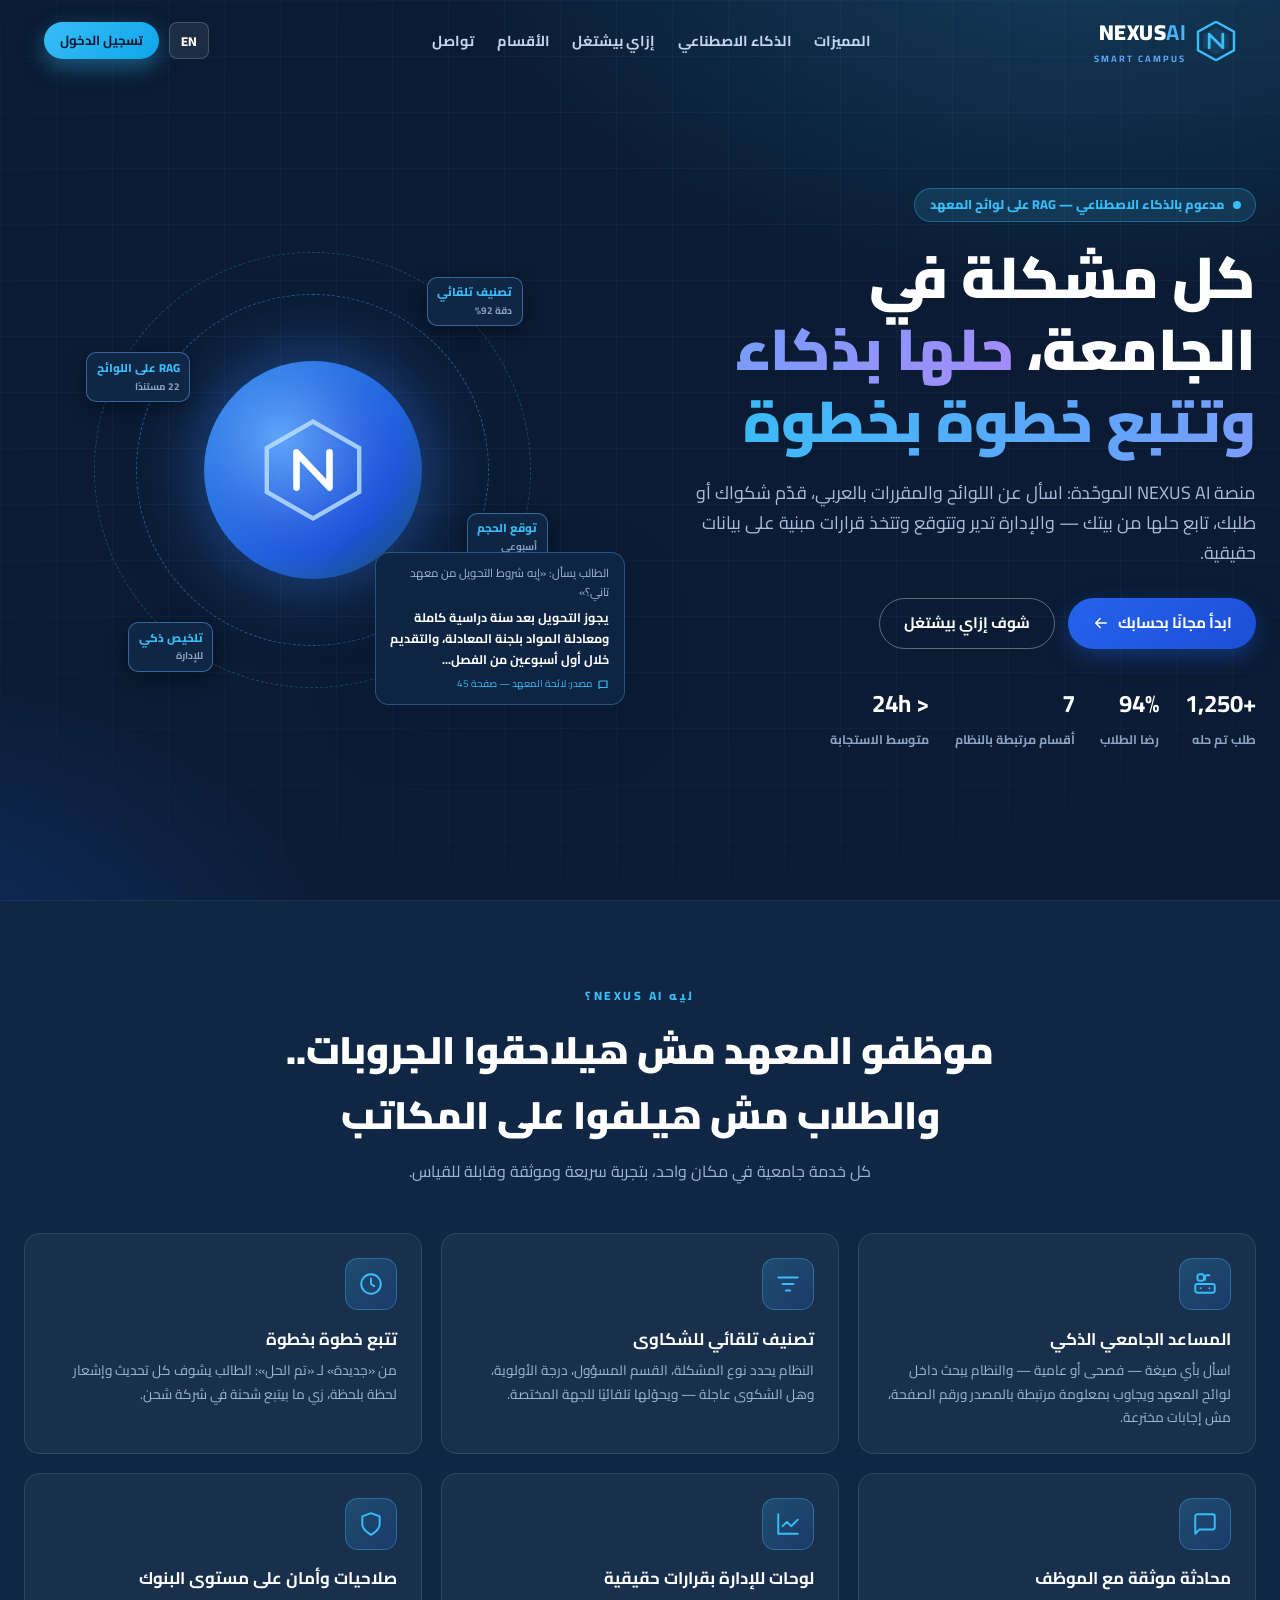
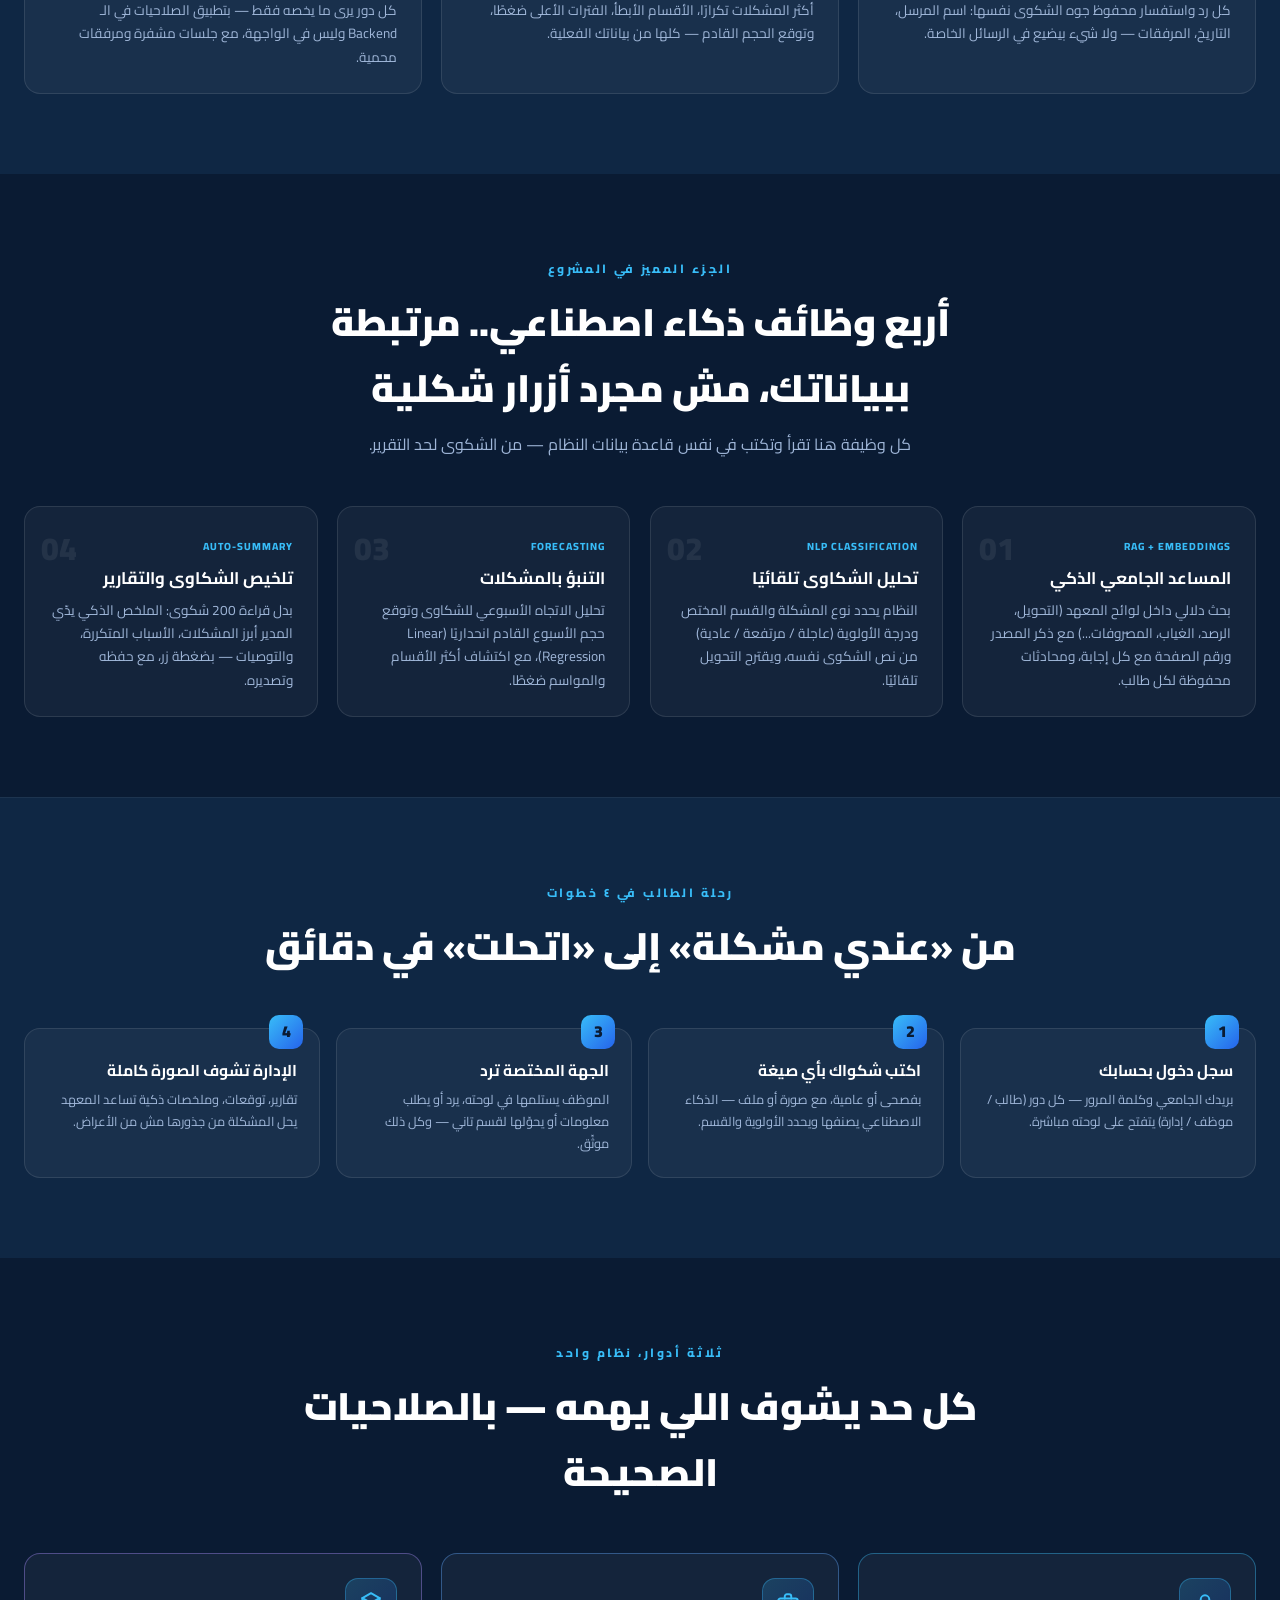
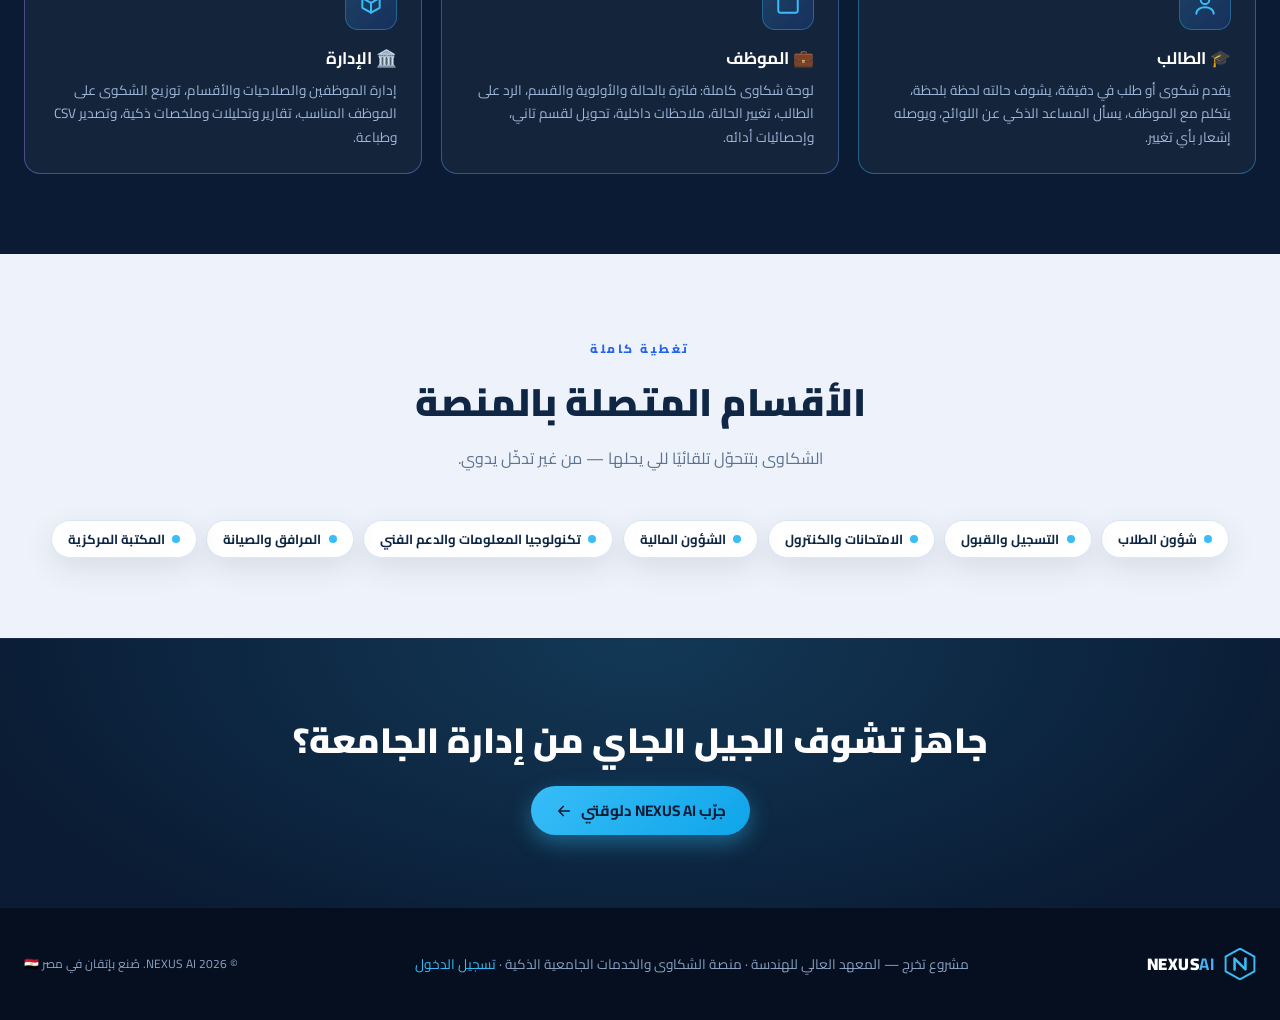
<file: docs/index.html>
<!DOCTYPE html>
<html lang="ar" dir="rtl" class="rtl">
<head>
<script>window.NEXUS_STATIC = true;</script>
<script>window.addEventListener('pageshow',function(e){if(e.persisted)window.location.reload()})</script>
<meta charset="UTF-8">
<meta name="viewport" content="width=device-width, initial-scale=1.0">
<meta name="description" content="NEXUS AI — المنصة الجامعية الذكية: اسأل عن اللوائح بالعربية، قدّم شكواك، تابع حلها خطوة خطوة، والإدارة تدير وتتوقع بالمساعد الذكي المدعوم بـ RAG.">
<title>NEXUS AI | المنصة الجامعية الذكية للشكاوى والخدمات</title>
<link rel="icon" href="data:image/svg+xml,<svg xmlns='http://www.w3.org/2000/svg' viewBox='0 0 100 100'><polygon points='50,2 95,27 95,73 50,98 5,73 5,27' fill='%230A1B33'/><polygon points='50,10 87,31 87,69 50,90 13,69 13,31' fill='none' stroke='%2338BDF8' stroke-width='5'/><path d='M32 68 V32 L68 68 V32' stroke='%2338BDF8' stroke-width='7' fill='none' stroke-linecap='round' stroke-linejoin='round'/></svg>">
<link rel="preconnect" href="https://fonts.googleapis.com">
<link rel="preconnect" href="https://fonts.gstatic.com" crossorigin>
<link href="https://fonts.googleapis.com/css2?family=Cairo:wght@400;600;700;800;900&family=Tajawal:wght@400;500;700;800;900&display=swap" rel="stylesheet">
<link rel="stylesheet" href="css/nexus.v7.css">
</head>
<body class="landing">

<!-- ══════════ NAV ══════════ -->
<header class="nav" id="topNav">
  <div class="nav-inner">
    <a class="logo" href="index.html" aria-label="NEXUS AI">
      <svg class="logo-mark" viewBox="0 0 100 100" aria-hidden="true"><polygon points="50,2 95,27 95,73 50,98 5,73 5,27" fill="none" stroke="#38BDF8" stroke-width="6"/><polygon points="50,16 82,34 82,66 50,84 18,66 18,34" fill="rgba(56,189,248,.12)"/><path d="M33 67 V33 L67 67 V33" stroke="#38BDF8" stroke-width="7" fill="none" stroke-linecap="round" stroke-linejoin="round"/></svg>
      <span class="logo-text">NEXUS<b>AI</b><small>SMART CAMPUS</small></span>
    </a>
    <ul class="nav-links">
      <li><a href="#features" data-i18n="nav_features">المميزات</a></li>
      <li><a href="#ai" data-i18n="nav_ai">الذكاء الاصطناعي</a></li>
      <li><a href="#how" data-i18n="nav_how">إزاي بيشتغل</a></li>
      <li><a href="#departments" data-i18n="nav_depts">الأقسام</a></li>
      <li><a href="#contact" data-i18n="nav_contact">تواصل</a></li>
    </ul>
    <div class="nav-cta">
      <button class="lang-toggle" id="langToggle">EN</button>
      <a class="btn btn-cyan btn-sm" href="login.html" data-i18n="nav_login">تسجيل الدخول</a>
      <button class="burger" id="burger" aria-label="القائمة"><svg width="26" height="26" viewBox="0 0 24 24" fill="none" stroke="currentColor" stroke-width="2"><path d="M4 7h16M4 12h16M4 17h16"/></svg></button>
    </div>
  </div>
  <div class="mobile-menu" id="mobileMenu">
    <a href="#features">المميزات</a><a href="#ai">الذكاء الاصطناعي</a><a href="#how">إزاي بيشتغل</a><a href="#departments">الأقسام</a><a href="#contact">تواصل</a><a href="login.html">تسجيل الدخول ←</a>
  </div>
</header>

<!-- ══════════ HERO ══════════ -->
<section class="hero">
  <div class="hero-grid" aria-hidden="true"></div>
  <div class="hero-inner">
    <div>
      <span class="chip"><span class="dot"></span> <span data-i18n="hero_chip">مدعوم بالذكاء الاصطناعي — RAG على لوائح المعهد</span></span>
      <h1 data-i18n="hero_title">كل مشكلة في الجامعة، <span class="grad">حلها بذكاء وتتبع خطوة بخطوة</span></h1>
      <p class="lead" data-i18n="hero_lead">منصة NEXUS AI الموحّدة: اسأل عن اللوائح والمقررات بالعربي، قدّم شكواك أو طلبك، تابع حلها من بيتك — والإدارة تدير وتتوقع وتتخذ قرارات مبنية على بيانات حقيقية.</p>
      <div class="hero-actions">
        <a href="login.html" class="btn btn-primary" data-i18n="hero_cta1">ابدأ مجانًا بحسابك
          <svg viewBox="0 0 24 24" fill="none" stroke="currentColor" stroke-width="2" stroke-linecap="round" stroke-linejoin="round"><path d="M19 12H5m6 6-6-6 6-6"/></svg></a>
        <a href="#how" class="btn btn-ghost" data-i18n="hero_cta2">شوف إزاي بيشتغل</a>
      </div>
      <div class="hero-stats">
        <div class="hstat"><b>+1,250</b><span data-i18n="stat1">طلب تم حله</span></div>
        <div class="hstat"><b>94%</b><span data-i18n="stat2">رضا الطلاب</span></div>
        <div class="hstat"><b>7</b><span data-i18n="stat3">أقسام مرتبطة بالنظام</span></div>
        <div class="hstat"><b>&lt; 24h</b><span data-i18n="stat4">متوسط الاستجابة</span></div>
      </div>
    </div>

    <div class="hero-visual" aria-hidden="true">
      <div class="ai-orb">
        <div class="orb-ring"></div>
        <div class="orb-ring r2"></div>
        <div class="orb-core">
          <svg width="110" height="110" viewBox="0 0 100 100"><polygon points="50,6 92,30 92,70 50,94 8,70 8,30" fill="none" stroke="#BFE3FF" stroke-width="4" opacity=".8"/><path d="M35 66 V34 L65 66 V34" stroke="#fff" stroke-width="6" fill="none" stroke-linecap="round" stroke-linejoin="round"/></svg>
        </div>
        <div class="orb-node" style="top:4%;inset-inline-start:0">تصنيف تلقائي<small>دقة 92%</small></div>
        <div class="orb-node" style="top:22%;inset-inline-end:-4%;animation-delay:.8s">RAG على اللوائح<small>22 مستندًا</small></div>
        <div class="orb-node" style="bottom:28%;inset-inline-start:-6%;animation-delay:1.6s">توقع الحجم<small>أسبوعي</small></div>
        <div class="orb-node" style="bottom:2%;inset-inline-end:6%;animation-delay:2.4s">تلخيص ذكي<small>للإدارة</small></div>
      </div>
      <div class="chat-float">
        <div class="q">الطالب يسأل: «إيه شروط التحويل من معهد تاني؟»</div>
        <div class="a">يجوز التحويل بعد سنة دراسية كاملة ومعادلة المواد بلجنة المعادلة، والتقديم خلال أول أسبوعين من الفصل...</div>
        <div class="src"><svg width="12" height="12" viewBox="0 0 24 24" fill="none" stroke="currentColor" stroke-width="2.4"><path d="M4 19.5A2.5 2.5 0 0 1 6.5 17H20V4H6.5A2.5 2.5 0 0 0 4 6.5v13z"/></svg> مصدر: لائحة المعهد — صفحة 45</div>
      </div>
    </div>
  </div>
</section>

<!-- ══════════ FEATURES ══════════ -->
<section class="section" id="features" style="background:var(--navy-800);border-top:1px solid rgba(255,255,255,.06)">
  <div class="container">
    <div class="section-head">
      <span class="kicker">ليه NEXUS AI؟</span>
      <h2>موظفو المعهد مش هيلاحقوا الجروبات.. والطلاب مش هيلفوا على المكاتب</h2>
      <p>كل خدمة جامعية في مكان واحد، بتجربة سريعة وموثقة وقابلة للقياس.</p>
    </div>
    <div class="grid-3">
      <div class="feature-card">
        <div class="f-icon"><svg viewBox="0 0 24 24" fill="none" stroke-width="1.8" stroke-linecap="round" stroke-linejoin="round"><path d="M12 8V6a2 2 0 0 1 2-2h2"/><path d="M9 3a2 2 0 0 1 2 2v2a2 2 0 0 1-2 2H7a2 2 0 0 1-2-2V5a2 2 0 0 1 2-2h2z"/><rect x="3" y="12" width="18" height="8" rx="2"/><path d="M8 16h.01M16 16h.01"/></svg></div>
        <h3>المساعد الجامعي الذكي</h3>
        <p>اسأل بأي صيغة — فصحى أو عامية — والنظام يبحث داخل لوائح المعهد ويجاوب بمعلومة مرتبطة بالمصدر ورقم الصفحة، مش إجابات مخترعة.</p>
      </div>
      <div class="feature-card">
        <div class="f-icon"><svg viewBox="0 0 24 24" fill="none" stroke-width="1.8" stroke-linecap="round" stroke-linejoin="round"><path d="M3 6h18M7 12h10M10 18h4"/></svg></div>
        <h3>تصنيف تلقائي للشكاوى</h3>
        <p>النظام يحدد نوع المشكلة، القسم المسؤول، درجة الأولوية، وهل الشكوى عاجلة — ويحوّلها تلقائيًا للجهة المختصة.</p>
      </div>
      <div class="feature-card">
        <div class="f-icon"><svg viewBox="0 0 24 24" fill="none" stroke-width="1.8" stroke-linecap="round" stroke-linejoin="round"><circle cx="12" cy="12" r="9"/><path d="M12 7v5l3 2"/></svg></div>
        <h3>تتبع خطوة بخطوة</h3>
        <p>من «جديدة» لـ «تم الحل»: الطالب يشوف كل تحديث وإشعار لحظة بلحظة، زي ما بيتبع شحنة في شركة شحن.</p>
      </div>
      <div class="feature-card">
        <div class="f-icon"><svg viewBox="0 0 24 24" fill="none" stroke-width="1.8" stroke-linecap="round" stroke-linejoin="round"><path d="M21 15a2 2 0 0 1-2 2H7l-4 4V5a2 2 0 0 1 2-2h14a2 2 0 0 1 2 2z"/></svg></div>
        <h3>محادثة موثقة مع الموظف</h3>
        <p>كل رد واستفسار محفوظ جوه الشكوى نفسها: اسم المرسل، التاريخ، المرفقات — ولا شيء بيضيع في الرسائل الخاصة.</p>
      </div>
      <div class="feature-card">
        <div class="f-icon"><svg viewBox="0 0 24 24" fill="none" stroke-width="1.8" stroke-linecap="round" stroke-linejoin="round"><path d="M3 3v18h18"/><path d="m7 14 4-4 4 4 6-6"/></svg></div>
        <h3>لوحات للإدارة بقرارات حقيقية</h3>
        <p>أكثر المشكلات تكرارًا، الأقسام الأبطأ، الفترات الأعلى ضغطًا، وتوقع الحجم القادم — كلها من بياناتك الفعلية.</p>
      </div>
      <div class="feature-card">
        <div class="f-icon"><svg viewBox="0 0 24 24" fill="none" stroke-width="1.8" stroke-linecap="round" stroke-linejoin="round"><path d="M12 22s8-4 8-10V5l-8-3-8 3v7c0 6 8 10 8 10z"/></svg></div>
        <h3>صلاحيات وأمان على مستوى البنوك</h3>
        <p>كل دور يرى ما يخصه فقط — بتطبيق الصلاحيات في الـ Backend وليس في الواجهة، مع جلسات مشفرة ومرفقات محمية.</p>
      </div>
    </div>
  </div>
</section>

<!-- ══════════ AI ══════════ -->
<section class="section" id="ai" style="background:var(--navy-900)">
  <div class="container">
    <div class="section-head">
      <span class="kicker">الجزء المميز في المشروع</span>
      <h2>أربع وظائف ذكاء اصطناعي.. مرتبطة ببياناتك، مش مجرد أزرار شكلية</h2>
      <p>كل وظيفة هنا تقرأ وتكتب في نفس قاعدة بيانات النظام — من الشكوى لحد التقرير.</p>
    </div>
    <div class="grid-4">
      <div class="feature-card ai-card"><span class="ai-num">01</span>
        <span class="tag">RAG + EMBEDDINGS</span>
        <h3 style="margin-top:.4rem">المساعد الجامعي الذكي</h3>
        <p>بحث دلالي داخل لوائح المعهد (التحويل، الرصد، الغياب، المصروفات...) مع ذكر المصدر ورقم الصفحة مع كل إجابة، ومحادثات محفوظة لكل طالب.</p>
      </div>
      <div class="feature-card ai-card"><span class="ai-num">02</span>
        <span class="tag">NLP CLASSIFICATION</span>
        <h3 style="margin-top:.4rem">تحليل الشكاوى تلقائيًا</h3>
        <p>النظام يحدد نوع المشكلة والقسم المختص ودرجة الأولوية (عاجلة / مرتفعة / عادية) من نص الشكوى نفسه، ويقترح التحويل تلقائيًا.</p>
      </div>
      <div class="feature-card ai-card"><span class="ai-num">03</span>
        <span class="tag">FORECASTING</span>
        <h3 style="margin-top:.4rem">التنبؤ بالمشكلات</h3>
        <p>تحليل الاتجاه الأسبوعي للشكاوى وتوقع حجم الأسبوع القادم انحداريًا (Linear Regression)، مع اكتشاف أكثر الأقسام والمواسم ضغطًا.</p>
      </div>
      <div class="feature-card ai-card"><span class="ai-num">04</span>
        <span class="tag">AUTO-SUMMARY</span>
        <h3 style="margin-top:.4rem">تلخيص الشكاوى والتقارير</h3>
        <p>بدل قراءة 200 شكوى: الملخص الذكي يدّي المدير أبرز المشكلات، الأسباب المتكررة، والتوصيات — بضغطة زر، مع حفظه وتصديره.</p>
      </div>
    </div>
  </div>
</section>

<!-- ══════════ HOW IT WORKS ══════════ -->
<section class="section" id="how" style="background:var(--navy-800);border-top:1px solid rgba(255,255,255,.06)">
  <div class="container">
    <div class="section-head">
      <span class="kicker">رحلة الطالب في ٤ خطوات</span>
      <h2>من «عندي مشكلة» إلى «اتحلت» في دقائق</h2>
    </div>
    <div class="how-steps">
      <div class="how-step"><h3>سجل دخول بحسابك</h3><p>بريدك الجامعي وكلمة المرور — كل دور (طالب / موظف / إدارة) يتفتح على لوحته مباشرة.</p></div>
      <div class="how-step"><h3>اكتب شكواك بأي صيغة</h3><p>بفصحى أو عامية، مع صورة أو ملف — الذكاء الاصطناعي يصنفها ويحدد الأولوية والقسم.</p></div>
      <div class="how-step"><h3>الجهة المختصة ترد</h3><p>الموظف يستلمها في لوحته، يرد أو يطلب معلومات أو يحوّلها لقسم تاني — وكل ذلك موثّق.</p></div>
      <div class="how-step"><h3>الإدارة تشوف الصورة كاملة</h3><p>تقارير، توقعات، وملخصات ذكية تساعد المعهد يحل المشكلة من جذورها مش من الأعراض.</p></div>
    </div>
  </div>
</section>

<!-- ══════════ AUDIENCE ══════════ -->
<section class="section" id="audience" style="background:var(--navy-900)">
  <div class="container">
    <div class="section-head">
      <span class="kicker">ثلاثة أدوار، نظام واحد</span>
      <h2>كل حد يشوف اللي يهمه — بالصلاحيات الصحيحة</h2>
    </div>
    <div class="grid-3">
      <div class="feature-card" style="border-color:rgba(56,189,248,.4)">
        <div class="f-icon"><svg viewBox="0 0 24 24" fill="none" stroke-width="1.8" stroke-linecap="round"><circle cx="12" cy="8" r="4"/><path d="M4 21c0-4 4-6 8-6s8 2 8 6"/></svg></div>
        <h3>🎓 الطالب</h3>
        <p>يقدم شكوى أو طلب في دقيقة، يشوف حالته لحظة بلحظة، يتكلم مع الموظف، يسأل المساعد الذكي عن اللوائح، ويوصله إشعار بأي تغيير.</p>
      </div>
      <div class="feature-card" style="border-color:rgba(96,165,250,.4)">
        <div class="f-icon"><svg viewBox="0 0 24 24" fill="none" stroke-width="1.8" stroke-linecap="round" stroke-linejoin="round"><rect x="3" y="7" width="18" height="13" rx="2"/><path d="M9 7V5a2 2 0 0 1 2-2h2a2 2 0 0 1 2 2v2"/></svg></div>
        <h3>💼 الموظف</h3>
        <p>لوحة شكاوى كاملة: فلترة بالحالة والأولوية والقسم، الرد على الطالب، تغيير الحالة، ملاحظات داخلية، تحويل لقسم تاني، وإحصائيات أدائه.</p>
      </div>
      <div class="feature-card" style="border-color:rgba(167,139,250,.4)">
        <div class="f-icon"><svg viewBox="0 0 24 24" fill="none" stroke-width="1.8" stroke-linecap="round" stroke-linejoin="round"><path d="M12 2l8 4.5v9L12 20l-8-4.5v-9L12 2z"/><path d="M12 11l8-4.5M12 11L4 6.5M12 11v9"/></svg></div>
        <h3>🏛️ الإدارة</h3>
        <p>إدارة الموظفين والصلاحيات والأقسام، توزيع الشكوى على الموظف المناسب، تقارير وتحليلات وملخصات ذكية، وتصدير CSV وطباعة.</p>
      </div>
    </div>
  </div>
</section>

<!-- ══════════ DEPARTMENTS ══════════ -->
<section class="section light-section" id="departments">
  <div class="container">
    <div class="section-head">
      <span class="kicker">تغطية كاملة</span>
      <h2>الأقسام المتصلة بالمنصة</h2>
      <p>الشكاوى بتتحوّل تلقائيًا للي يحلها — من غير تدخّل يدوي.</p>
    </div>
    <div class="dept-chips">
      <span class="dept-chip"><span></span>شؤون الطلاب</span>
      <span class="dept-chip"><span></span>التسجيل والقبول</span>
      <span class="dept-chip"><span></span>الامتحانات والكنترول</span>
      <span class="dept-chip"><span></span>الشؤون المالية</span>
      <span class="dept-chip"><span></span>تكنولوجيا المعلومات والدعم الفني</span>
      <span class="dept-chip"><span></span>المرافق والصيانة</span>
      <span class="dept-chip"><span></span>المكتبة المركزية</span>
    </div>
  </div>
</section>

<!-- ══════════ CTA ══════════ -->
<section class="cta-band" id="contact">
  <h2>جاهز تشوف الجيل الجاي من إدارة الجامعة؟</h2>
  <a href="login.html" class="btn btn-cyan">جرّب NEXUS AI دلوقتي
    <svg viewBox="0 0 24 24" fill="none" stroke="currentColor" stroke-width="2.2" stroke-linecap="round" stroke-linejoin="round"><path d="M19 12H5m6 6-6-6 6-6"/></svg></a>
</section>

<footer class="footer">
  <div class="footer-inner">
    <a class="logo" href="index.html" style="text-decoration:none">
      <svg class="logo-mark" viewBox="0 0 100 100" style="width:32px;height:32px"><polygon points="50,2 95,27 95,73 50,98 5,73 5,27" fill="none" stroke="#38BDF8" stroke-width="6"/><path d="M33 67 V33 L67 67 V33" stroke="#38BDF8" stroke-width="8" fill="none" stroke-linecap="round" stroke-linejoin="round"/></svg>
      <span class="logo-text" style="font-size:1.05rem">NEXUS<b>AI</b></span>
    </a>
    <p>مشروع تخرج — المعهد العالي للهندسة · منصة الشكاوى والخدمات الجامعية الذكية · <a href="login.html">تسجيل الدخول</a></p>
    <p style="font-size:.75rem">© 2026 NEXUS AI. صُنع بإتقان في مصر 🇪🇬</p>
  </div>
</footer>

<script src="js/local-backend.v7.js"></script>
<script src="js/common.v8.js"></script>
<script src="js/landing.v7.js"></script>
</body>
</html>
</file>
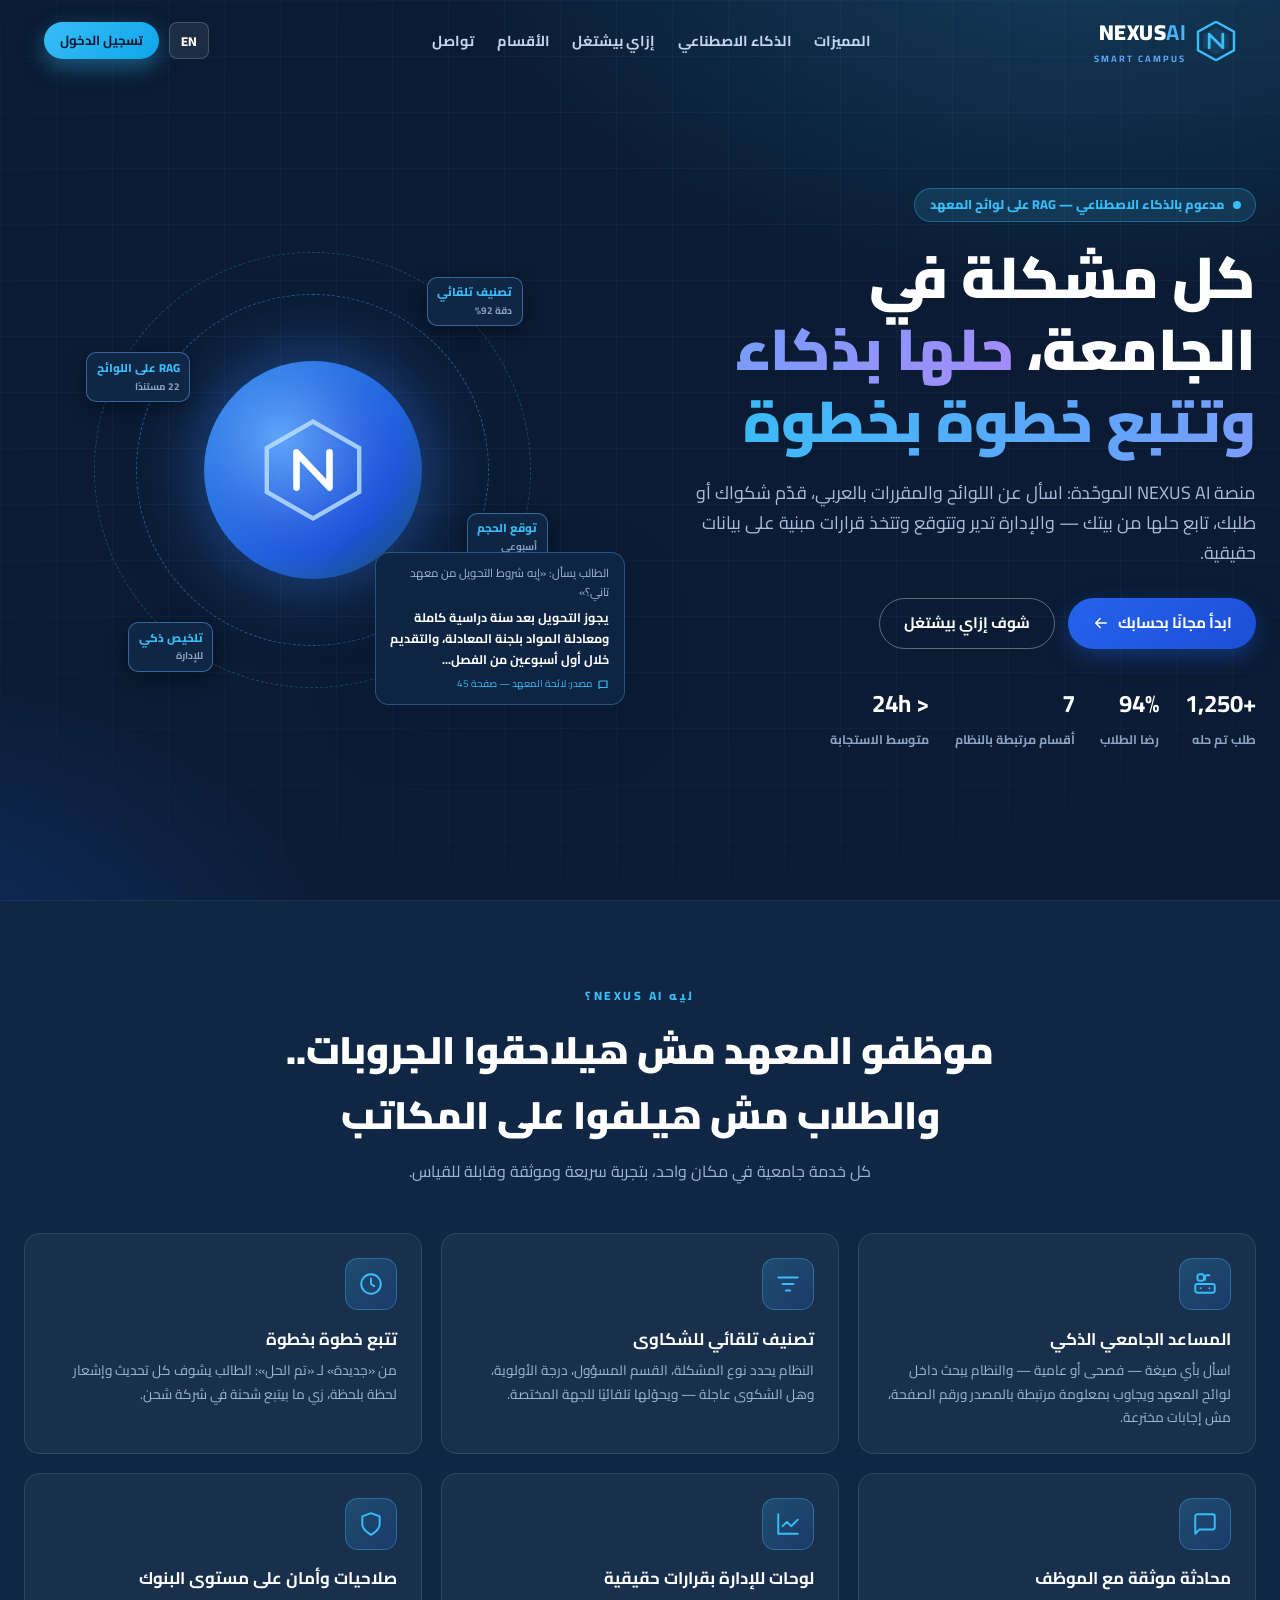
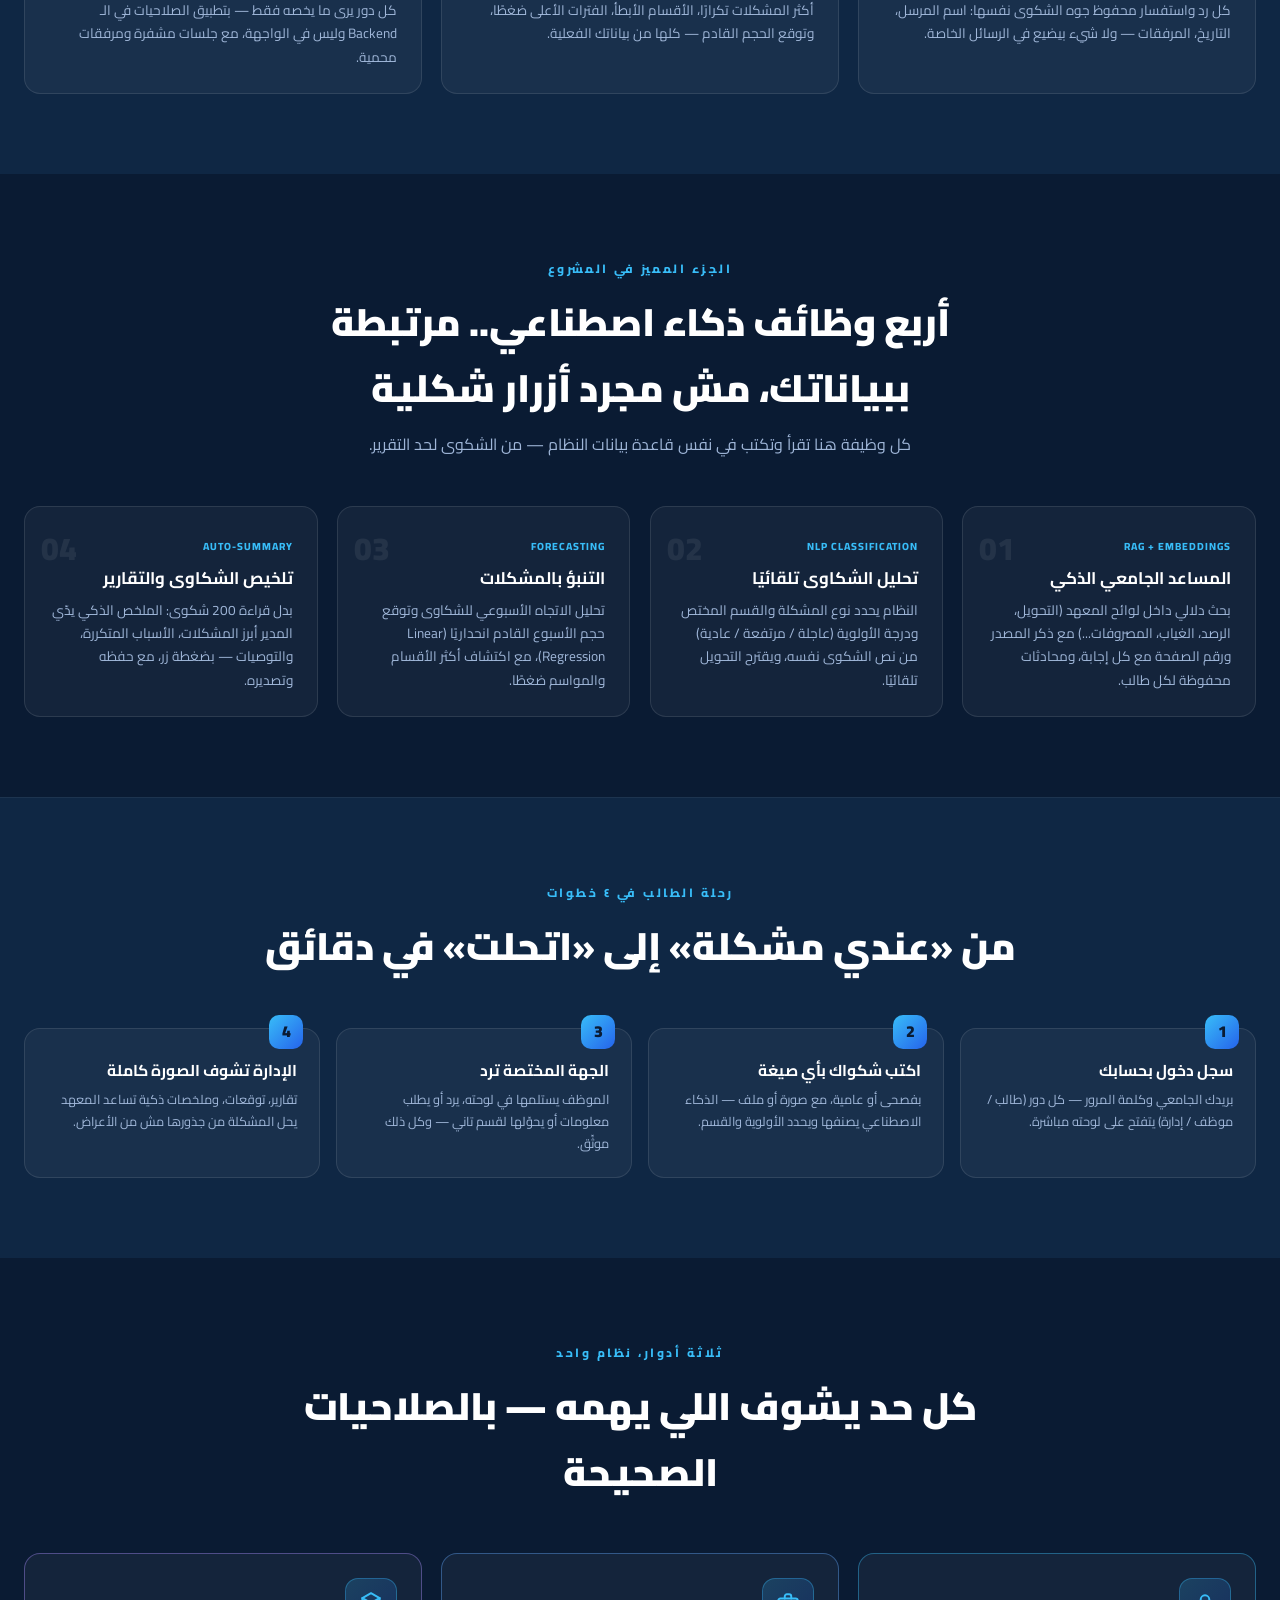
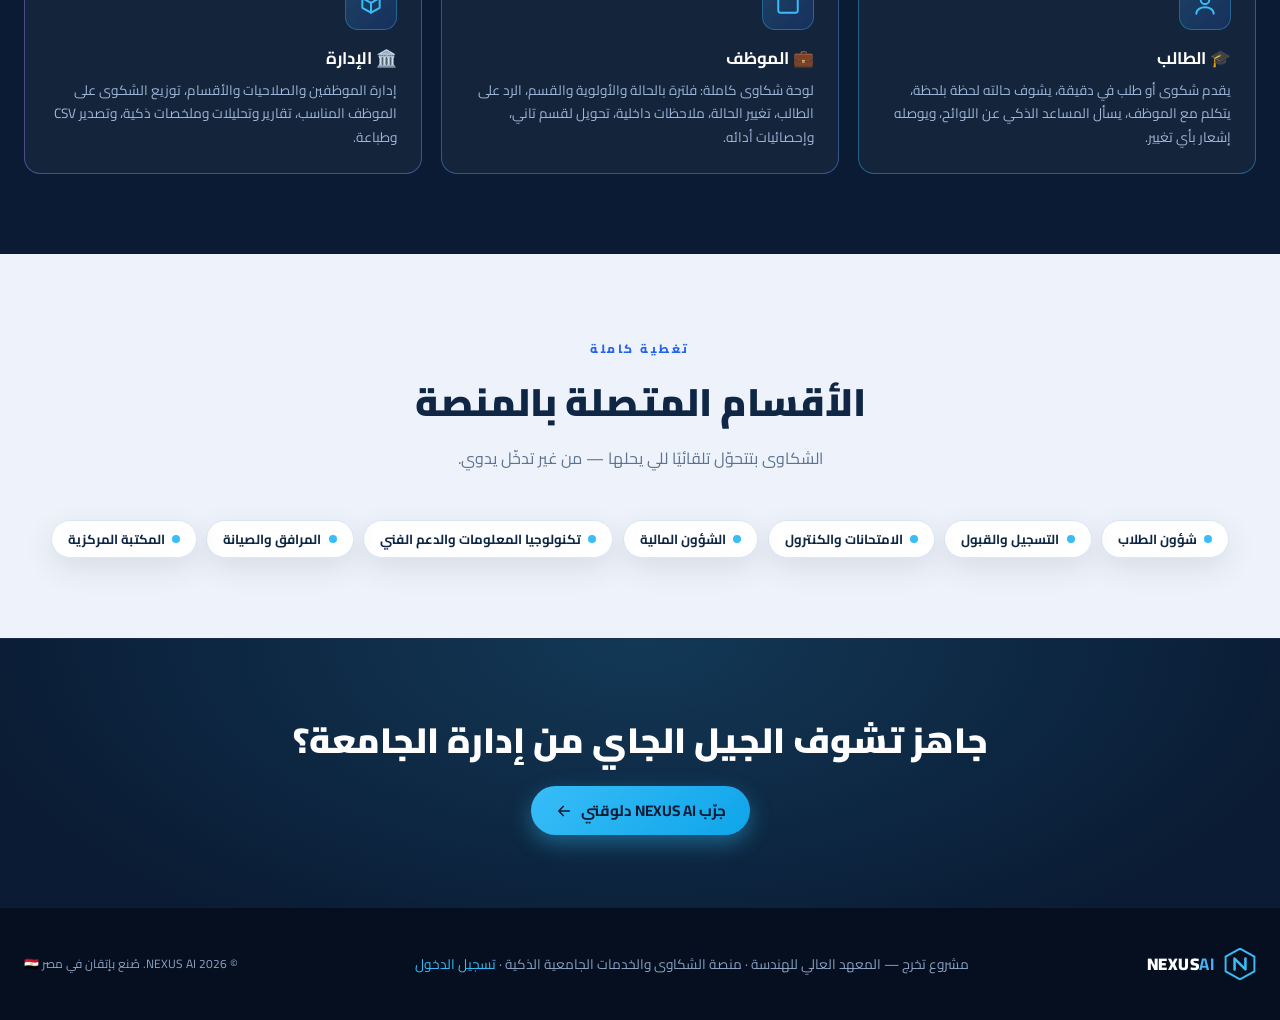
<file: public/index.html>
<!DOCTYPE html>
<html lang="ar" dir="rtl" class="rtl">
<head>
<script>window.addEventListener('pageshow',function(e){if(e.persisted)window.location.reload()})</script>
<meta charset="UTF-8">
<meta name="viewport" content="width=device-width, initial-scale=1.0">
<meta name="description" content="NEXUS AI — المنصة الجامعية الذكية: اسأل عن اللوائح بالعربية، قدّم شكواك، تابع حلها خطوة خطوة، والإدارة تدير وتتوقع بالمساعد الذكي المدعوم بـ RAG.">
<title>NEXUS AI | المنصة الجامعية الذكية للشكاوى والخدمات</title>
<link rel="icon" href="data:image/svg+xml,<svg xmlns='http://www.w3.org/2000/svg' viewBox='0 0 100 100'><polygon points='50,2 95,27 95,73 50,98 5,73 5,27' fill='%230A1B33'/><polygon points='50,10 87,31 87,69 50,90 13,69 13,31' fill='none' stroke='%2338BDF8' stroke-width='5'/><path d='M32 68 V32 L68 68 V32' stroke='%2338BDF8' stroke-width='7' fill='none' stroke-linecap='round' stroke-linejoin='round'/></svg>">
<link rel="preconnect" href="https://fonts.googleapis.com">
<link rel="preconnect" href="https://fonts.gstatic.com" crossorigin>
<link href="https://fonts.googleapis.com/css2?family=Cairo:wght@400;600;700;800;900&family=Tajawal:wght@400;500;700;800;900&display=swap" rel="stylesheet">
<link rel="stylesheet" href="css/nexus.v7.css">
</head>
<body class="landing">

<!-- ══════════ NAV ══════════ -->
<header class="nav" id="topNav">
  <div class="nav-inner">
    <a class="logo" href="index.html" aria-label="NEXUS AI">
      <svg class="logo-mark" viewBox="0 0 100 100" aria-hidden="true"><polygon points="50,2 95,27 95,73 50,98 5,73 5,27" fill="none" stroke="#38BDF8" stroke-width="6"/><polygon points="50,16 82,34 82,66 50,84 18,66 18,34" fill="rgba(56,189,248,.12)"/><path d="M33 67 V33 L67 67 V33" stroke="#38BDF8" stroke-width="7" fill="none" stroke-linecap="round" stroke-linejoin="round"/></svg>
      <span class="logo-text">NEXUS<b>AI</b><small>SMART CAMPUS</small></span>
    </a>
    <ul class="nav-links">
      <li><a href="#features" data-i18n="nav_features">المميزات</a></li>
      <li><a href="#ai" data-i18n="nav_ai">الذكاء الاصطناعي</a></li>
      <li><a href="#how" data-i18n="nav_how">إزاي بيشتغل</a></li>
      <li><a href="#departments" data-i18n="nav_depts">الأقسام</a></li>
      <li><a href="#contact" data-i18n="nav_contact">تواصل</a></li>
    </ul>
    <div class="nav-cta">
      <button class="lang-toggle" id="langToggle">EN</button>
      <a class="btn btn-cyan btn-sm" href="login.html" data-i18n="nav_login">تسجيل الدخول</a>
      <button class="burger" id="burger" aria-label="القائمة"><svg width="26" height="26" viewBox="0 0 24 24" fill="none" stroke="currentColor" stroke-width="2"><path d="M4 7h16M4 12h16M4 17h16"/></svg></button>
    </div>
  </div>
  <div class="mobile-menu" id="mobileMenu">
    <a href="#features">المميزات</a><a href="#ai">الذكاء الاصطناعي</a><a href="#how">إزاي بيشتغل</a><a href="#departments">الأقسام</a><a href="#contact">تواصل</a><a href="login.html">تسجيل الدخول ←</a>
  </div>
</header>

<!-- ══════════ HERO ══════════ -->
<section class="hero">
  <div class="hero-grid" aria-hidden="true"></div>
  <div class="hero-inner">
    <div>
      <span class="chip"><span class="dot"></span> <span data-i18n="hero_chip">مدعوم بالذكاء الاصطناعي — RAG على لوائح المعهد</span></span>
      <h1 data-i18n="hero_title">كل مشكلة في الجامعة، <span class="grad">حلها بذكاء وتتبع خطوة بخطوة</span></h1>
      <p class="lead" data-i18n="hero_lead">منصة NEXUS AI الموحّدة: اسأل عن اللوائح والمقررات بالعربي، قدّم شكواك أو طلبك، تابع حلها من بيتك — والإدارة تدير وتتوقع وتتخذ قرارات مبنية على بيانات حقيقية.</p>
      <div class="hero-actions">
        <a href="login.html" class="btn btn-primary" data-i18n="hero_cta1">ابدأ مجانًا بحسابك
          <svg viewBox="0 0 24 24" fill="none" stroke="currentColor" stroke-width="2" stroke-linecap="round" stroke-linejoin="round"><path d="M19 12H5m6 6-6-6 6-6"/></svg></a>
        <a href="#how" class="btn btn-ghost" data-i18n="hero_cta2">شوف إزاي بيشتغل</a>
      </div>
      <div class="hero-stats">
        <div class="hstat"><b>+1,250</b><span data-i18n="stat1">طلب تم حله</span></div>
        <div class="hstat"><b>94%</b><span data-i18n="stat2">رضا الطلاب</span></div>
        <div class="hstat"><b>7</b><span data-i18n="stat3">أقسام مرتبطة بالنظام</span></div>
        <div class="hstat"><b>&lt; 24h</b><span data-i18n="stat4">متوسط الاستجابة</span></div>
      </div>
    </div>

    <div class="hero-visual" aria-hidden="true">
      <div class="ai-orb">
        <div class="orb-ring"></div>
        <div class="orb-ring r2"></div>
        <div class="orb-core">
          <svg width="110" height="110" viewBox="0 0 100 100"><polygon points="50,6 92,30 92,70 50,94 8,70 8,30" fill="none" stroke="#BFE3FF" stroke-width="4" opacity=".8"/><path d="M35 66 V34 L65 66 V34" stroke="#fff" stroke-width="6" fill="none" stroke-linecap="round" stroke-linejoin="round"/></svg>
        </div>
        <div class="orb-node" style="top:4%;inset-inline-start:0">تصنيف تلقائي<small>دقة 92%</small></div>
        <div class="orb-node" style="top:22%;inset-inline-end:-4%;animation-delay:.8s">RAG على اللوائح<small>22 مستندًا</small></div>
        <div class="orb-node" style="bottom:28%;inset-inline-start:-6%;animation-delay:1.6s">توقع الحجم<small>أسبوعي</small></div>
        <div class="orb-node" style="bottom:2%;inset-inline-end:6%;animation-delay:2.4s">تلخيص ذكي<small>للإدارة</small></div>
      </div>
      <div class="chat-float">
        <div class="q">الطالب يسأل: «إيه شروط التحويل من معهد تاني؟»</div>
        <div class="a">يجوز التحويل بعد سنة دراسية كاملة ومعادلة المواد بلجنة المعادلة، والتقديم خلال أول أسبوعين من الفصل...</div>
        <div class="src"><svg width="12" height="12" viewBox="0 0 24 24" fill="none" stroke="currentColor" stroke-width="2.4"><path d="M4 19.5A2.5 2.5 0 0 1 6.5 17H20V4H6.5A2.5 2.5 0 0 0 4 6.5v13z"/></svg> مصدر: لائحة المعهد — صفحة 45</div>
      </div>
    </div>
  </div>
</section>

<!-- ══════════ FEATURES ══════════ -->
<section class="section" id="features" style="background:var(--navy-800);border-top:1px solid rgba(255,255,255,.06)">
  <div class="container">
    <div class="section-head">
      <span class="kicker">ليه NEXUS AI؟</span>
      <h2>موظفو المعهد مش هيلاحقوا الجروبات.. والطلاب مش هيلفوا على المكاتب</h2>
      <p>كل خدمة جامعية في مكان واحد، بتجربة سريعة وموثقة وقابلة للقياس.</p>
    </div>
    <div class="grid-3">
      <div class="feature-card">
        <div class="f-icon"><svg viewBox="0 0 24 24" fill="none" stroke-width="1.8" stroke-linecap="round" stroke-linejoin="round"><path d="M12 8V6a2 2 0 0 1 2-2h2"/><path d="M9 3a2 2 0 0 1 2 2v2a2 2 0 0 1-2 2H7a2 2 0 0 1-2-2V5a2 2 0 0 1 2-2h2z"/><rect x="3" y="12" width="18" height="8" rx="2"/><path d="M8 16h.01M16 16h.01"/></svg></div>
        <h3>المساعد الجامعي الذكي</h3>
        <p>اسأل بأي صيغة — فصحى أو عامية — والنظام يبحث داخل لوائح المعهد ويجاوب بمعلومة مرتبطة بالمصدر ورقم الصفحة، مش إجابات مخترعة.</p>
      </div>
      <div class="feature-card">
        <div class="f-icon"><svg viewBox="0 0 24 24" fill="none" stroke-width="1.8" stroke-linecap="round" stroke-linejoin="round"><path d="M3 6h18M7 12h10M10 18h4"/></svg></div>
        <h3>تصنيف تلقائي للشكاوى</h3>
        <p>النظام يحدد نوع المشكلة، القسم المسؤول، درجة الأولوية، وهل الشكوى عاجلة — ويحوّلها تلقائيًا للجهة المختصة.</p>
      </div>
      <div class="feature-card">
        <div class="f-icon"><svg viewBox="0 0 24 24" fill="none" stroke-width="1.8" stroke-linecap="round" stroke-linejoin="round"><circle cx="12" cy="12" r="9"/><path d="M12 7v5l3 2"/></svg></div>
        <h3>تتبع خطوة بخطوة</h3>
        <p>من «جديدة» لـ «تم الحل»: الطالب يشوف كل تحديث وإشعار لحظة بلحظة، زي ما بيتبع شحنة في شركة شحن.</p>
      </div>
      <div class="feature-card">
        <div class="f-icon"><svg viewBox="0 0 24 24" fill="none" stroke-width="1.8" stroke-linecap="round" stroke-linejoin="round"><path d="M21 15a2 2 0 0 1-2 2H7l-4 4V5a2 2 0 0 1 2-2h14a2 2 0 0 1 2 2z"/></svg></div>
        <h3>محادثة موثقة مع الموظف</h3>
        <p>كل رد واستفسار محفوظ جوه الشكوى نفسها: اسم المرسل، التاريخ، المرفقات — ولا شيء بيضيع في الرسائل الخاصة.</p>
      </div>
      <div class="feature-card">
        <div class="f-icon"><svg viewBox="0 0 24 24" fill="none" stroke-width="1.8" stroke-linecap="round" stroke-linejoin="round"><path d="M3 3v18h18"/><path d="m7 14 4-4 4 4 6-6"/></svg></div>
        <h3>لوحات للإدارة بقرارات حقيقية</h3>
        <p>أكثر المشكلات تكرارًا، الأقسام الأبطأ، الفترات الأعلى ضغطًا، وتوقع الحجم القادم — كلها من بياناتك الفعلية.</p>
      </div>
      <div class="feature-card">
        <div class="f-icon"><svg viewBox="0 0 24 24" fill="none" stroke-width="1.8" stroke-linecap="round" stroke-linejoin="round"><path d="M12 22s8-4 8-10V5l-8-3-8 3v7c0 6 8 10 8 10z"/></svg></div>
        <h3>صلاحيات وأمان على مستوى البنوك</h3>
        <p>كل دور يرى ما يخصه فقط — بتطبيق الصلاحيات في الـ Backend وليس في الواجهة، مع جلسات مشفرة ومرفقات محمية.</p>
      </div>
    </div>
  </div>
</section>

<!-- ══════════ AI ══════════ -->
<section class="section" id="ai" style="background:var(--navy-900)">
  <div class="container">
    <div class="section-head">
      <span class="kicker">الجزء المميز في المشروع</span>
      <h2>أربع وظائف ذكاء اصطناعي.. مرتبطة ببياناتك، مش مجرد أزرار شكلية</h2>
      <p>كل وظيفة هنا تقرأ وتكتب في نفس قاعدة بيانات النظام — من الشكوى لحد التقرير.</p>
    </div>
    <div class="grid-4">
      <div class="feature-card ai-card"><span class="ai-num">01</span>
        <span class="tag">RAG + EMBEDDINGS</span>
        <h3 style="margin-top:.4rem">المساعد الجامعي الذكي</h3>
        <p>بحث دلالي داخل لوائح المعهد (التحويل، الرصد، الغياب، المصروفات...) مع ذكر المصدر ورقم الصفحة مع كل إجابة، ومحادثات محفوظة لكل طالب.</p>
      </div>
      <div class="feature-card ai-card"><span class="ai-num">02</span>
        <span class="tag">NLP CLASSIFICATION</span>
        <h3 style="margin-top:.4rem">تحليل الشكاوى تلقائيًا</h3>
        <p>النظام يحدد نوع المشكلة والقسم المختص ودرجة الأولوية (عاجلة / مرتفعة / عادية) من نص الشكوى نفسه، ويقترح التحويل تلقائيًا.</p>
      </div>
      <div class="feature-card ai-card"><span class="ai-num">03</span>
        <span class="tag">FORECASTING</span>
        <h3 style="margin-top:.4rem">التنبؤ بالمشكلات</h3>
        <p>تحليل الاتجاه الأسبوعي للشكاوى وتوقع حجم الأسبوع القادم انحداريًا (Linear Regression)، مع اكتشاف أكثر الأقسام والمواسم ضغطًا.</p>
      </div>
      <div class="feature-card ai-card"><span class="ai-num">04</span>
        <span class="tag">AUTO-SUMMARY</span>
        <h3 style="margin-top:.4rem">تلخيص الشكاوى والتقارير</h3>
        <p>بدل قراءة 200 شكوى: الملخص الذكي يدّي المدير أبرز المشكلات، الأسباب المتكررة، والتوصيات — بضغطة زر، مع حفظه وتصديره.</p>
      </div>
    </div>
  </div>
</section>

<!-- ══════════ HOW IT WORKS ══════════ -->
<section class="section" id="how" style="background:var(--navy-800);border-top:1px solid rgba(255,255,255,.06)">
  <div class="container">
    <div class="section-head">
      <span class="kicker">رحلة الطالب في ٤ خطوات</span>
      <h2>من «عندي مشكلة» إلى «اتحلت» في دقائق</h2>
    </div>
    <div class="how-steps">
      <div class="how-step"><h3>سجل دخول بحسابك</h3><p>بريدك الجامعي وكلمة المرور — كل دور (طالب / موظف / إدارة) يتفتح على لوحته مباشرة.</p></div>
      <div class="how-step"><h3>اكتب شكواك بأي صيغة</h3><p>بفصحى أو عامية، مع صورة أو ملف — الذكاء الاصطناعي يصنفها ويحدد الأولوية والقسم.</p></div>
      <div class="how-step"><h3>الجهة المختصة ترد</h3><p>الموظف يستلمها في لوحته، يرد أو يطلب معلومات أو يحوّلها لقسم تاني — وكل ذلك موثّق.</p></div>
      <div class="how-step"><h3>الإدارة تشوف الصورة كاملة</h3><p>تقارير، توقعات، وملخصات ذكية تساعد المعهد يحل المشكلة من جذورها مش من الأعراض.</p></div>
    </div>
  </div>
</section>

<!-- ══════════ AUDIENCE ══════════ -->
<section class="section" id="audience" style="background:var(--navy-900)">
  <div class="container">
    <div class="section-head">
      <span class="kicker">ثلاثة أدوار، نظام واحد</span>
      <h2>كل حد يشوف اللي يهمه — بالصلاحيات الصحيحة</h2>
    </div>
    <div class="grid-3">
      <div class="feature-card" style="border-color:rgba(56,189,248,.4)">
        <div class="f-icon"><svg viewBox="0 0 24 24" fill="none" stroke-width="1.8" stroke-linecap="round"><circle cx="12" cy="8" r="4"/><path d="M4 21c0-4 4-6 8-6s8 2 8 6"/></svg></div>
        <h3>🎓 الطالب</h3>
        <p>يقدم شكوى أو طلب في دقيقة، يشوف حالته لحظة بلحظة، يتكلم مع الموظف، يسأل المساعد الذكي عن اللوائح، ويوصله إشعار بأي تغيير.</p>
      </div>
      <div class="feature-card" style="border-color:rgba(96,165,250,.4)">
        <div class="f-icon"><svg viewBox="0 0 24 24" fill="none" stroke-width="1.8" stroke-linecap="round" stroke-linejoin="round"><rect x="3" y="7" width="18" height="13" rx="2"/><path d="M9 7V5a2 2 0 0 1 2-2h2a2 2 0 0 1 2 2v2"/></svg></div>
        <h3>💼 الموظف</h3>
        <p>لوحة شكاوى كاملة: فلترة بالحالة والأولوية والقسم، الرد على الطالب، تغيير الحالة، ملاحظات داخلية، تحويل لقسم تاني، وإحصائيات أدائه.</p>
      </div>
      <div class="feature-card" style="border-color:rgba(167,139,250,.4)">
        <div class="f-icon"><svg viewBox="0 0 24 24" fill="none" stroke-width="1.8" stroke-linecap="round" stroke-linejoin="round"><path d="M12 2l8 4.5v9L12 20l-8-4.5v-9L12 2z"/><path d="M12 11l8-4.5M12 11L4 6.5M12 11v9"/></svg></div>
        <h3>🏛️ الإدارة</h3>
        <p>إدارة الموظفين والصلاحيات والأقسام، توزيع الشكوى على الموظف المناسب، تقارير وتحليلات وملخصات ذكية، وتصدير CSV وطباعة.</p>
      </div>
    </div>
  </div>
</section>

<!-- ══════════ DEPARTMENTS ══════════ -->
<section class="section light-section" id="departments">
  <div class="container">
    <div class="section-head">
      <span class="kicker">تغطية كاملة</span>
      <h2>الأقسام المتصلة بالمنصة</h2>
      <p>الشكاوى بتتحوّل تلقائيًا للي يحلها — من غير تدخّل يدوي.</p>
    </div>
    <div class="dept-chips">
      <span class="dept-chip"><span></span>شؤون الطلاب</span>
      <span class="dept-chip"><span></span>التسجيل والقبول</span>
      <span class="dept-chip"><span></span>الامتحانات والكنترول</span>
      <span class="dept-chip"><span></span>الشؤون المالية</span>
      <span class="dept-chip"><span></span>تكنولوجيا المعلومات والدعم الفني</span>
      <span class="dept-chip"><span></span>المرافق والصيانة</span>
      <span class="dept-chip"><span></span>المكتبة المركزية</span>
    </div>
  </div>
</section>

<!-- ══════════ CTA ══════════ -->
<section class="cta-band" id="contact">
  <h2>جاهز تشوف الجيل الجاي من إدارة الجامعة؟</h2>
  <a href="login.html" class="btn btn-cyan">جرّب NEXUS AI دلوقتي
    <svg viewBox="0 0 24 24" fill="none" stroke="currentColor" stroke-width="2.2" stroke-linecap="round" stroke-linejoin="round"><path d="M19 12H5m6 6-6-6 6-6"/></svg></a>
</section>

<footer class="footer">
  <div class="footer-inner">
    <a class="logo" href="index.html" style="text-decoration:none">
      <svg class="logo-mark" viewBox="0 0 100 100" style="width:32px;height:32px"><polygon points="50,2 95,27 95,73 50,98 5,73 5,27" fill="none" stroke="#38BDF8" stroke-width="6"/><path d="M33 67 V33 L67 67 V33" stroke="#38BDF8" stroke-width="8" fill="none" stroke-linecap="round" stroke-linejoin="round"/></svg>
      <span class="logo-text" style="font-size:1.05rem">NEXUS<b>AI</b></span>
    </a>
    <p>مشروع تخرج — المعهد العالي للهندسة · منصة الشكاوى والخدمات الجامعية الذكية · <a href="login.html">تسجيل الدخول</a></p>
    <p style="font-size:.75rem">© 2026 NEXUS AI. صُنع بإتقان في مصر 🇪🇬</p>
  </div>
</footer>

<script src="js/local-backend.v7.js"></script>
<script src="js/common.v8.js"></script>
<script src="js/landing.v7.js"></script>
</body>
</html>
</file>
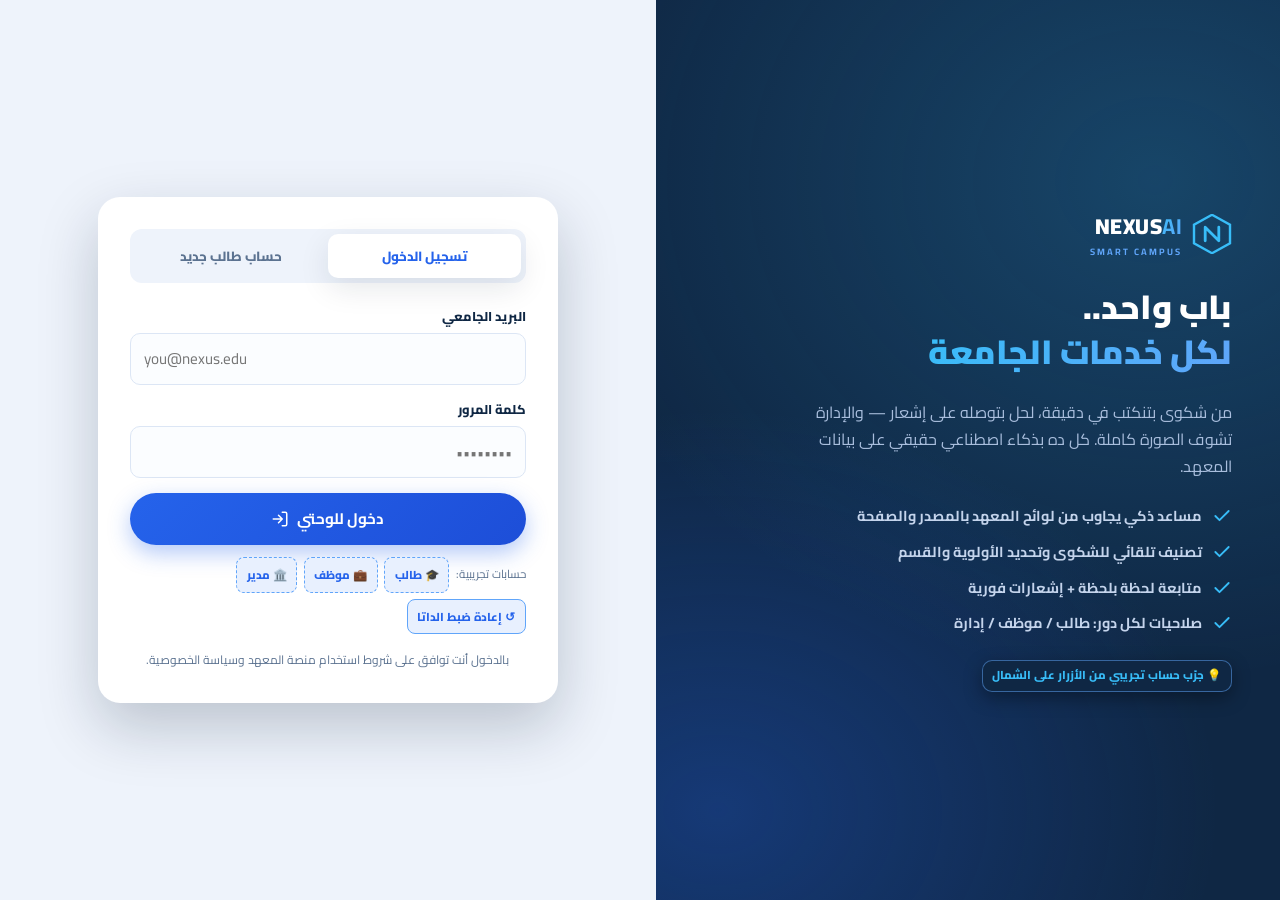
<file: docs/admin.html>
<!DOCTYPE html>
<html lang="ar" dir="rtl" class="rtl">
<head>
<script>window.NEXUS_STATIC = true;</script>
<script>window.addEventListener('pageshow',function(e){if(e.persisted)window.location.reload()})</script>
<meta charset="UTF-8">
<meta name="viewport" content="width=device-width, initial-scale=1.0">
<title>لوحة الإدارة | NEXUS AI</title>
<link rel="icon" href="data:image/svg+xml,<svg xmlns='http://www.w3.org/2000/svg' viewBox='0 0 100 100'><polygon points='50,2 95,27 95,73 50,98 5,73 5,27' fill='%230A1B33'/><path d='M32 68 V32 L68 68 V32' stroke='%2338BDF8' stroke-width='7' fill='none' stroke-linecap='round' stroke-linejoin='round'/></svg>">
<link rel="preconnect" href="https://fonts.googleapis.com">
<link rel="preconnect" href="https://fonts.gstatic.com" crossorigin>
<link href="https://fonts.googleapis.com/css2?family=Cairo:wght@400;600;700;800;900&family=Tajawal:wght@400;500;700;800;900&display=swap" rel="stylesheet">
<link rel="stylesheet" href="css/nexus.v7.css">
<style>
.predict-card { background: linear-gradient(135deg,#1A1040,#0A1B33); color:#fff; border:1px solid rgba(167,139,250,.35); }
.predict-card b { color:#C4B5FD }
.report-summary { background:var(--navy-900); color:#E7EEF9; border-radius:var(--radius-sm); padding:1rem 1.2rem; font-size:.85rem; white-space:pre-line; line-height:1.9; max-height:340px; overflow-y:auto }
.modal-grid { grid-template-columns: 1.05fr .95fr; }
canvas.chart { width:100%; height:230px; display:block }
.admin-badge { background:#7C3AED; color:#fff; border-radius:6px; font-size:.65rem; padding:.1rem .45rem; font-weight:800 }
</style>
</head>
<body>
<div class="dash">

  <!-- ════════ SIDEBAR ════════ -->
  <aside class="sidebar" id="sidebar">
    <a class="logo" href="index.html" style="text-decoration:none">
      <svg class="logo-mark" viewBox="0 0 100 100"><polygon points="50,2 95,27 95,73 50,98 5,73 5,27" fill="none" stroke="#38BDF8" stroke-width="6"/><path d="M33 67 V33 L67 67 V33" stroke="#38BDF8" stroke-width="7" fill="none" stroke-linecap="round" stroke-linejoin="round"/></svg>
      <span class="logo-text">NEXUS<b>AI</b></span>
    </a>
    <nav class="side-nav" aria-label="التنقل الرئيسي">
      <button class="side-link active" data-section="dashboard" data-title="لوحة التحكم"><svg viewBox="0 0 24 24" fill="none" stroke-width="2" stroke-linecap="round" stroke-linejoin="round"><path d="M3 3v18h18"/><path d="M7 14l4-4 4 4 6-6"/></svg>لوحة التحكم</button>
      <button class="side-link" data-section="staff" data-title="الموظفون والصلاحيات"><svg viewBox="0 0 24 24" fill="none" stroke-width="2" stroke-linecap="round" stroke-linejoin="round"><circle cx="9" cy="7" r="4"/><path d="M2 21c0-3.5 3.5-5.5 7-5.5s7 2 7 5.5M17 8a3 3 0 0 1 0 6M22 21c0-2-1-3.5-3-4.5"/></svg>الموظفون والصلاحيات</button>
      <button class="side-link" data-section="departments" data-title="الأقسام وأنواع الشكاوى"><svg viewBox="0 0 24 24" fill="none" stroke-width="2" stroke-linecap="round" stroke-linejoin="round"><path d="M3 21h18M5 21V7l7-4 7 4v14M9 21v-6h6v6"/></svg>الأقسام وأنواع الشكاوى</button>
      <button class="side-link" data-section="complaints" data-title="كل الشكاوى"><svg viewBox="0 0 24 24" fill="none" stroke-width="2" stroke-linecap="round" stroke-linejoin="round"><rect x="3" y="4" width="18" height="17" rx="2"/><path d="M8 9h8M8 13h8M8 17h5"/></svg>كل الشكاوى</button>
      <button class="side-link" data-section="insights" data-title="التحليلات الذكية"><svg viewBox="0 0 24 24" fill="none" stroke-width="2" stroke-linecap="round" stroke-linejoin="round"><circle cx="11" cy="11" r="7"/><path d="m21 21-4.3-4.3M8.5 11l2 2 3.5-3.5"/></svg>التحليلات الذكية <span class="chip" style="font-size:.55rem;padding:.05rem .4rem;margin:0;background:rgba(167,139,250,.25);color:#C4B5FD;border:none">اسأل</span></button>
      <button class="side-link" data-section="satisfaction" data-title="رضا الطلاب"><svg viewBox="0 0 24 24" fill="none" stroke-width="2" stroke-linecap="round" stroke-linejoin="round"><polygon points="12 2 15.09 8.26 22 9.27 17 14.14 18.18 21.02 12 17.77 5.82 21.02 7 14.14 2 9.27 8.91 8.26 12 2"/></svg>رضا الطلاب</button>
      <button class="side-link" data-section="announcements" data-title="الإعلانات الجامعية"><svg viewBox="0 0 24 24" fill="none" stroke-width="2" stroke-linecap="round" stroke-linejoin="round"><path d="M3 11l18-5-5 18-2.5-7.5L3 11z"/><path d="M11.5 16.5L21 6"/></svg>الإعلانات الجامعية</button>
      <button class="side-link" data-section="lostfound" data-title="المفقودات والموجودات"><svg viewBox="0 0 24 24" fill="none" stroke-width="2" stroke-linecap="round" stroke-linejoin="round"><circle cx="11" cy="11" r="7"/><path d="m21 21-4.3-4.3"/></svg>المفقودات والموجودات</button>
      <button class="side-link" data-section="reports" data-title="التقارير الذكية"><svg viewBox="0 0 24 24" fill="none" stroke-width="2" stroke-linecap="round" stroke-linejoin="round"><path d="M14 2H6a2 2 0 0 0-2 2v16a2 2 0 0 0 2 2h12a2 2 0 0 0 2-2V8z"/><path d="M14 2v6h6M9 15l2 2 4-4"/></svg>التقارير الذكية <span class="chip" style="font-size:.55rem;padding:.05rem .4rem;margin:0;background:rgba(167,139,250,.25);color:#C4B5FD;border:none">AI</span></button>
      <button class="side-link" data-section="notifs" data-title="الإشعارات"><svg viewBox="0 0 24 24" fill="none" stroke-width="2" stroke-linecap="round" stroke-linejoin="round"><path d="M18 8A6 6 0 0 0 6 8c0 7-3 9-3 9h18s-3-2-3-9M13.7 21a2 2 0 0 1-3.4 0"/></svg>الإشعارات<span class="side-badge" id="sideNotifBadge" style="display:none">0</span></button>
    </nav>
    <div class="side-user">
      <div class="avatar" id="userAvatar" style="background:linear-gradient(135deg,#F59E0B,#FBBF24);color:#451A03">م</div>
      <div style="min-width:0"><div class="name" id="userName">...</div><div class="role" id="userRole">مدير النظام</div></div>
      <button class="logout-btn" id="logoutBtn" title="تسجيل الخروج" aria-label="تسجيل الخروج"><svg width="20" height="20" viewBox="0 0 24 24" fill="none" stroke="currentColor" stroke-width="2" stroke-linecap="round" stroke-linejoin="round"><path d="M9 21H5a2 2 0 0 1-2-2V5a2 2 0 0 1 2-2h4M16 17l5-5-5-5M21 12H9"/></svg></button>
    </div>
  </aside>

  <!-- ════════ MAIN ════════ -->
  <div class="main">
    <header class="topbar">
      <div style="display:flex;align-items:center;gap:.7rem">
        <button class="icon-btn sidebar-toggle" aria-label="القائمة"><svg viewBox="0 0 24 24" fill="none" stroke="currentColor" stroke-width="2" stroke-linecap="round"><path d="M4 7h16M4 12h16M4 17h16"/></svg></button>
        <div><h1 id="topbarTitle">لوحة التحكم</h1><div class="sub">إدارة المعهد — نظرة شاملة على الشكاوى والخدمات</div></div>
      </div>
      <div style="position:relative">
        <button class="icon-btn" id="bellBtn" aria-label="الإشعارات"><svg viewBox="0 0 24 24" fill="none" stroke="currentColor" stroke-width="2" stroke-linecap="round" stroke-linejoin="round"><path d="M18 8A6 6 0 0 0 6 8c0 7-3 9-3 9h18s-3-2-3-9M13.7 21a2 2 0 0 1-3.4 0"/></svg><span class="badge-dot" id="bellBadge" style="display:none">0</span></button>
        <div id="notifDropdown" style="display:none;position:absolute;top:calc(100% + 10px);inset-inline-end:0;width:330px;max-width:90vw;background:#fff;border:1px solid var(--line);border-radius:var(--radius);box-shadow:var(--shadow-lg);z-index:60;padding:.5rem"></div>
      </div>
    </header>

    <main class="content">

      <!-- ═══════ 1) لوحة التحكم ═══════ -->
      <section class="page-section active" id="section-dashboard">
        <div class="stats-grid">
          <div class="stat-card"><div class="icon" style="background:var(--info-bg)"><svg width="24" height="24" viewBox="0 0 24 24" fill="none" stroke="#2563EB" stroke-width="2" stroke-linecap="round"><path d="M9 5H7a2 2 0 0 0-2 2v12a2 2 0 0 0 2 2h10a2 2 0 0 0 2-2V7a2 2 0 0 0-2-2h-2"/></svg></div><div><b id="aTotal">0</b><span>إجمالي الشكاوى</span></div></div>
          <div class="stat-card"><div class="icon" style="background:var(--warn-bg)"><svg width="24" height="24" viewBox="0 0 24 24" fill="none" stroke="#D97706" stroke-width="2" stroke-linecap="round"><circle cx="12" cy="12" r="9"/><path d="M12 7v5l3 2"/></svg></div><div><b id="aOpen">0</b><span>مفتوحة الآن</span></div></div>
          <div class="stat-card"><div class="icon" style="background:var(--ok-bg)"><svg width="24" height="24" viewBox="0 0 24 24" fill="none" stroke="#16A34A" stroke-width="2" stroke-linecap="round" stroke-linejoin="round"><path d="M20 6L9 17l-5-5"/></svg></div><div><b id="aResolved">0</b><span>تم حلها</span></div></div>
          <div class="stat-card"><div class="icon" style="background:#F3E8FF"><svg width="24" height="24" viewBox="0 0 24 24" fill="none" stroke="#7C3AED" stroke-width="2" stroke-linecap="round"><circle cx="12" cy="12" r="9"/><path d="M8.5 12.5l2.5 2.5 4.5-5"/></svg></div><div><b id="aSatisfaction">—</b><span>رضا الطلاب</span></div></div>
        </div>

        <div id="urgentBanner" style="display:none;background:var(--danger-bg);border:1px solid #FECACA;color:#991B1B;border-radius:var(--radius-sm);padding:.6rem 1rem;font-size:.85rem;font-weight:800"></div>

        <div style="display:grid;grid-template-columns:1.2fr .8fr;gap:1.2rem" class="admin-charts">
          <div class="card">
            <div class="card-title"><h2><svg width="18" height="18" viewBox="0 0 24 24" fill="none" stroke-width="2" stroke-linecap="round" stroke-linejoin="round"><path d="M3 3v18h18"/><path d="M7 14l4-4 4 4 6-6"/></svg>الشكاوى لكل قسم</h2></div>
            <canvas id="deptChart" class="chart" height="230" role="img" aria-label="رسم شريطي: إجمالي الشكاوى لكل قسم"></canvas>
          </div>
          <div class="card">
            <div class="card-title"><h2><svg width="18" height="18" viewBox="0 0 24 24" fill="none" stroke-width="2" stroke-linecap="round" stroke-linejoin="round"><path d="M3 12h4l3 8 4-16 3 8h4"/></svg>الاتجاه الأسبوعي</h2></div>
            <canvas id="trendChart" class="chart" height="230" role="img" aria-label="خط بياني: حجم الشكاوى عبر الأسابيع"></canvas>
          </div>
        </div>

        <div style="display:grid;grid-template-columns:1.1fr .9fr;gap:1.2rem" class="admin-bottom">
          <div class="card">
            <div class="card-title"><h2><svg width="18" height="18" viewBox="0 0 24 24" fill="none" stroke-width="2" stroke-linecap="round"><path d="M3 6h18M7 12h10M10 18h4"/></svg>أكثر المشكلات تكرارًا</h2></div>
            <div id="topTypesList" style="display:grid;gap:.55rem"></div>
          </div>
          <div style="display:grid;gap:1.2rem;align-content:start">
            <div class="card predict-card">
              <div class="card-title"><h2 style="color:#fff"><svg width="18" height="18" viewBox="0 0 24 24" fill="none" stroke="#C4B5FD" stroke-width="2" stroke-linecap="round" stroke-linejoin="round"><path d="M12 2l2.4 7.2 7.6.1-6 4.6 2.3 7.1-6.3-4.3-6.3 4.3 2.3-7.1-6-4.6 7.6-.1z"/></svg>توقع NEXUS AI للأسبوع القادم</h2></div>
              <div style="font-size:2.6rem;font-weight:900;line-height:1"><span id="aPrediction">0</span> <small style="font-size:.35em;color:#C4B5FD">شكوى متوقعة</small></div>
              <p style="font-size:.8rem;color:#C4B5FD;margin-top:.4rem" id="aPredictionNote">انحدار خطي على آخر 8 أسابيع من البيانات الحقيقية.</p>
            </div>
            <div class="card">
              <div class="card-title"><h2><svg width="18" height="18" viewBox="0 0 24 24" fill="none" stroke-width="2" stroke-linecap="round"><circle cx="12" cy="12" r="9"/><path d="M12 7v5l3 2"/></svg>متوسط زمن الحل</h2></div>
              <div style="font-size:1.8rem;font-weight:900;color:var(--navy-800)"><span id="aAvgHours">0</span> <small style="font-size:.5em;color:var(--muted)">ساعة</small></div>
              <p style="font-size:.75rem;color:var(--muted)">من إنشاء الشكوى حتى إغلاقها — عبر كل الأقسام.</p>
            </div>
          </div>
        </div>

        <div class="card">
          <div class="card-title"><h2><svg width="18" height="18" viewBox="0 0 24 24" fill="none" stroke-width="2" stroke-linecap="round" stroke-linejoin="round"><path d="M8 21h8M12 17v4M7 4h10v5a5 5 0 0 1-10 0V4z"/><path d="M7 6H4a2 2 0 0 0 2 5h1M17 6h3a2 2 0 0 1-2 5h-1"/></svg>تصنيف أداء الأقسام</h2><span class="chip" style="margin:0;font-size:.65rem">محسوب من بيانات حقيقية</span></div>
          <div class="table-wrap"><table class="data rank-table"><thead><tr><th>#</th><th>القسم</th><th>الشكاوى</th><th>% الحل</th><th>متوسط زمن الحل</th><th>الرضا</th><th>النتيجة</th></tr></thead><tbody id="deptRankTableBody"><tr><td colspan="7" style="text-align:center;color:var(--muted)">جارِ الحساب...</td></tr></tbody></table></div>
        </div>

        <button class="card predict-card" data-goto="insights" style="text-align:start;cursor:pointer;display:flex;justify-content:space-between;align-items:center;gap:1rem;border:1px solid rgba(167,139,250,.4)">
          <div><h2 style="color:#fff;font-size:.95rem;margin-bottom:.2rem">🔮 اسأل الإدارة الذكية سؤالاً مفتوحًا</h2><p style="color:#C4B5FD;font-size:.78rem">«ما أكثر مشكلة هذا الشهر؟» · «هل زادت الشكاوى عن الشهر الماضي؟» — إجابات بأرقام حقيقية + رسوم + توصيات</p></div>
          <svg width="30" height="30" viewBox="0 0 24 24" fill="none" stroke="#C4B5FD" stroke-width="2" stroke-linecap="round" stroke-linejoin="round"><path d="M9 18l6-6-6-6"/></svg>
        </button>
      </section>

      <!-- ═══════ 2) الموظفون والصلاحيات ═══════ -->
      <section class="page-section" id="section-staff">
        <div class="card">
          <div class="toolbar">
            <h2 style="font-size:1rem;color:var(--navy-800)">إدارة حسابات الموظفين</h2>
            <div style="display:flex;gap:.5rem;align-items:center;flex-wrap:wrap">
              <select id="usersRoleFilter" style="border:1.5px solid var(--line);border-radius:8px;padding:.4rem .6rem;font-size:.82rem"><option value="staff">الموظفون فقط</option><option value="student">الطلاب</option><option value="admin">المديرون</option><option value="">الجميع</option></select>
              <button class="btn btn-primary btn-sm" id="addUserBtn"><svg viewBox="0 0 24 24" fill="none" stroke="currentColor" stroke-width="2.4" stroke-linecap="round"><path d="M12 5v14M5 12h14"/></svg>إضافة مستخدم</button>
            </div>
          </div>
          <div class="table-wrap">
            <table class="data">
              <thead><tr><th>الاسم</th><th>البريد</th><th>الدور</th><th>القسم</th><th>آخر دخول</th><th>الحالة</th><th>إجراءات</th></tr></thead>
              <tbody id="usersTableBody"></tbody>
            </table>
          </div>
        </div>
      </section>

      <!-- ═══════ 3) الأقسام وأنواع الشكاوى ═══════ -->
      <section class="page-section" id="section-departments">
        <div style="display:grid;grid-template-columns:1fr 1fr;gap:1.2rem;align-items:start" class="admin-two-col">
          <div class="card">
            <div class="toolbar"><h2 style="font-size:1rem;color:var(--navy-800)">الأقسام وSLA</h2><button class="btn btn-primary btn-sm" id="addDeptBtn">+ قسم جديد</button></div>
            <div class="table-wrap"><table class="data"><thead><tr><th>القسم</th><th>SLA</th><th>شكاوى</th><th></th></tr></thead><tbody id="deptTableBody"></tbody></table></div>
          </div>
          <div class="card">
            <div class="toolbar"><h2 style="font-size:1rem;color:var(--navy-800)">أنواع الشكاوى</h2><button class="btn btn-primary btn-sm" id="addTypeBtn">+ نوع جديد</button></div>
            <div class="table-wrap"><table class="data"><thead><tr><th>النوع</th><th>القسم</th><th></th></tr></thead><tbody id="typeTableBody"></tbody></table></div>
          </div>
        </div>
      </section>

      <!-- ═══════ 4) كل الشكاوى ═══════ -->
      <section class="page-section" id="section-complaints">
        <div class="card">
          <div class="card-title"><h2><svg width="18" height="18" viewBox="0 0 24 24" fill="none" stroke-width="2" stroke-linecap="round"><rect x="3" y="4" width="18" height="17" rx="2"/><path d="M8 9h8M8 13h8"/></svg>كل شكاوى المعهد</h2><span class="chip" style="margin:0" id="adminResultCount">0</span></div>
          <div class="filters">
            <input type="search" id="aSearch" placeholder="ابحث برقم / اسم / كلمة..." style="flex:1;min-width:200px" aria-label="بحث">
            <select id="aDept" aria-label="القسم"><option value="">كل الأقسام</option></select>
            <select id="aStatus" aria-label="الحالة"><option value="">كل الحالات</option><option value="new">جديدة</option><option value="in_progress">قيد المراجعة</option><option value="resolved">تم الحل</option><option value="rejected">مرفوضة</option></select>
            <select id="aPriority" aria-label="الأولوية"><option value="">كل الأولويات</option><option value="critical">حرجة</option><option value="urgent">عاجلة</option><option value="high">مرتفعة</option><option value="medium">متوسطة</option><option value="low">منخفضة</option></select>
            <input type="date" id="aFrom" aria-label="من تاريخ"><input type="date" id="aTo" aria-label="إلى تاريخ">
            <button class="btn btn-outline btn-sm" id="aClearFilters">مسح</button>
          </div>
          <div class="table-wrap"><table class="data"><thead><tr><th>رقم</th><th>الطالب</th><th>العنوان / القسم</th><th>الأولوية</th><th>الحالة</th><th>مسندة إلى</th><th>التاريخ</th><th></th></tr></thead><tbody id="allComplaintsBody"></tbody></table></div>
        </div>
      </section>

      <!-- ═══════ 5) التقارير الذكية ═══════ -->
      <section class="page-section" id="section-reports">
        <div class="card">
          <div class="card-title"><h2><svg width="18" height="18" viewBox="0 0 24 24" fill="none" stroke="#7C3AED" stroke-width="2" stroke-linecap="round" stroke-linejoin="round"><path d="M14 2H6a2 2 0 0 0-2 2v16a2 2 0 0 0 2 2h12a2 2 0 0 0 2-2V8z"/><path d="M14 2v6h6"/></svg>الملخص الذكي للإدارة</h2></div>
          <p style="font-size:.82rem;color:var(--muted);margin-bottom:.6rem">بضغطة زر، NEXUS AI يقرأ كل شكاوى المعهد ويكتب تقريرًا: أبرز المشكلات، الأسباب المتكررة، التوصيات — مبني على أرقام حقيقية 100%.</p>
          <div style="display:flex;gap:.5rem;flex-wrap:wrap;margin-bottom:.7rem">
            <button class="btn btn-primary" id="generateSummaryBtn">✨ توليد الملخص الذكي الآن</button>
            <input type="date" id="csvFrom" aria-label="من"><input type="date" id="csvTo" aria-label="إلى">
            <a class="btn btn-outline" id="exportCsvBtn" href="api/admin/reports.csv">⬇ تصدير CSV</a>
            <button class="btn btn-outline" id="printReportBtn">🖨 طباعة</button>
          </div>
          <div class="report-summary" id="summaryOutput" style="display:none"></div>
        </div>
        <div class="card">
          <div class="card-title"><h3><svg width="18" height="18" viewBox="0 0 24 24" fill="none" stroke-width="2" stroke-linecap="round"><path d="M4 19.5A2.5 2.5 0 0 1 6.5 17H20V4H6.5A2.5 2.5 0 0 0 4 6.5z"/></svg>التقارير المحفوظة</h3></div>
          <div id="savedReportsList" style="display:grid;gap:.5rem"></div>
        </div>
      </section>

      <!-- ═══════ التحليلات الذكية — اسأل الإدارة ═══════ -->
      <section class="page-section" id="section-insights">
        <div class="ask-box">
          <h2 style="color:#fff;font-size:1.05rem;margin-bottom:.15rem">🔮 التحليلات الذكية — اسأل بيانات المعهد</h2>
          <p style="color:#C4B5FD;font-size:.78rem;margin-bottom:.6rem">كل إجابة تُحسب لحظيًا من قاعدة البيانات — لا أرقام مُخترعة، والرسوم تُرسم تلقائيًا.</p>
          <form id="askForm" style="display:flex;gap:.5rem">
            <textarea id="askInput" rows="2" placeholder="مثال: ما أكثر مشكلة واجهت الطلاب هذا الشهر؟" aria-label="سؤالك"></textarea>
            <button type="submit" class="btn btn-cyan" id="askSubmitBtn" style="align-self:stretch;white-space:nowrap">اسأل ✨</button>
          </form>
          <div class="ask-chips" id="askChips">
            <button class="ask-chip" data-q="ما أكثر مشكلة تواجه الطلاب هذا الشهر؟">ما أكثر مشكلة هذا الشهر؟</button>
            <button class="ask-chip" data-q="ما القسم الذي يستقبل أكبر عدد من الشكاوى؟">القسم الأعلى استقبالًا؟</button>
            <button class="ask-chip" data-q="ما متوسط وقت حل الشكاوى؟">متوسط وقت الحل؟</button>
            <button class="ask-chip" data-q="ما نسبة الشكاوى التي تم حلها؟">نسبة الشكاوى المحلولة؟</button>
            <button class="ask-chip" data-q="ما نسبة رضا الطلاب؟">رضا الطلاب؟</button>
            <button class="ask-chip" data-q="ما أكثر الشكاوى تأخيرًا؟">أكثر الشكاوى تأخيرًا؟</button>
            <button class="ask-chip" data-q="هل زادت الشكاوى مقارنة بالشهر السابق؟">مقارنة بالشهر الماضي؟</button>
            <button class="ask-chip" data-q="ما توقع الشكاوى للأسبوع القادم؟">توقع الأسبوع القادم؟</button>
          </div>
        </div>
        <div class="card" id="askResultCard" style="display:none">
          <div class="card-title"><h3><svg width="17" height="17" viewBox="0 0 24 24" fill="none" stroke-width="2" stroke-linecap="round" stroke-linejoin="round"><path d="M12 3l1.9 5.8 5.8 1.9-5.8 1.9L12 18.4l-1.9-5.8-5.8-1.9 5.8-1.9z"/></svg>إجابة التحليلات الذكية <span id="askGroundedBadge" class="chip" style="margin:0;font-size:.6rem">مبنية على بياناتك الحقيقية ✓</span></h3></div>
          <div class="ask-answer" id="askAnswer"></div>
          <div class="ask-stats" id="askStats"></div>
          <canvas id="askChart" class="chart" height="230" role="img" aria-label="رسم بياني للإجابة" style="margin-top:.6rem;display:none"></canvas>
          <div class="ask-chips" id="askSuggestions" style="margin-top:.6rem"></div>
        </div>
      </section>

      <!-- ═══════ رضا الطلاب ═══════ -->
      <section class="page-section" id="section-satisfaction">
        <div class="stats-grid">
          <div class="stat-card"><div class="icon" style="background:#FEF3C7"><svg width="24" height="24" viewBox="0 0 24 24" fill="none" stroke="#F59E0B" stroke-width="2" stroke-linecap="round" stroke-linejoin="round"><polygon points="12 2 15.09 8.26 22 9.27 17 14.14 18.18 21.02 12 17.77 5.82 21.02 7 14.14 2 9.27 8.91 8.26 12 2"/></svg></div><div><b id="satAvg">0</b><span>متوسط التقييم (من 5)</span></div></div>
          <div class="stat-card"><div class="icon" style="background:var(--ok-bg)"><svg width="24" height="24" viewBox="0 0 24 24" fill="none" stroke="#16A34A" stroke-width="2" stroke-linecap="round" stroke-linejoin="round"><path d="M20 6L9 17l-5-5"/></svg></div><div><b id="satPct">0%</b><span>نسبة رضا الطلاب</span></div></div>
          <div class="stat-card"><div class="icon" style="background:var(--info-bg)"><svg width="24" height="24" viewBox="0 0 24 24" fill="none" stroke="#2563EB" stroke-width="2" stroke-linecap="round"><path d="M9 5H7a2 2 0 0 0-2 2v12a2 2 0 0 0 2 2h10a2 2 0 0 0 2-2V7a2 2 0 0 0-2-2h-2"/></svg></div><div><b id="satTotal">0</b><span>عدد التقييمات</span></div></div>
          <div class="stat-card"><div class="icon" style="background:#F3E8FF"><svg width="24" height="24" viewBox="0 0 24 24" fill="none" stroke="#7C3AED" stroke-width="2" stroke-linecap="round"><circle cx="12" cy="12" r="9"/><path d="M8.5 12.5l2.5 2.5 4.5-5"/></svg></div><div><b id="satBest" style="font-size:.95rem">—</b><span>الأعلى رضا · <span id="satWorst">—</span> يحتاج تحسين</span></div></div>
        </div>
        <div style="display:grid;grid-template-columns:1.1fr .9fr;gap:1.2rem" class="admin-two-col">
          <div class="card"><div class="card-title"><h2><svg width="18" height="18" viewBox="0 0 24 24" fill="none" stroke-width="2" stroke-linecap="round"><path d="M3 3v18h18"/><path d="M7 14l4-4 4 4 6-6"/></svg>مقارنة التقييمات بين الأقسام</h2></div><canvas id="satDeptChart" class="chart" height="230" role="img" aria-label="رسم: نسبة الرضا لكل قسم"></canvas></div>
          <div class="card"><div class="card-title"><h2><svg width="18" height="18" viewBox="0 0 24 24" fill="none" stroke-width="2" stroke-linecap="round" stroke-linejoin="round"><path d="M3 12h4l3 8 4-16 3 8h4"/></svg>التقييمات الشهرية</h2></div><canvas id="satMonthlyChart" class="chart" height="230" role="img" aria-label="رسم: متوسط التقييم آخر 6 أشهر"></canvas></div>
        </div>
        <div class="card"><div class="card-title"><h3><svg width="18" height="18" viewBox="0 0 24 24" fill="none" stroke-width="2" stroke-linecap="round" stroke-linejoin="round"><path d="M21 15a2 2 0 0 1-2 2H7l-4 4V5a2 2 0 0 1 2-2h14a2 2 0 0 1 2 2z"/></svg>آخر تعليقات الطلاب</h3></div><div id="satComments" style="display:grid;gap:.5rem"></div></div>
      </section>

      <!-- ═══════ الإعلانات الجامعية ═══════ -->
      <section class="page-section" id="section-announcements">
        <div style="display:grid;grid-template-columns:400px 1fr;gap:1.2rem;align-items:start" class="admin-two-col">
          <div class="card">
            <div class="card-title"><h2><svg width="18" height="18" viewBox="0 0 24 24" fill="none" stroke-width="2" stroke-linecap="round" stroke-linejoin="round"><path d="M3 11l18-5-5 18-2.5-7.5L3 11z"/></svg>نشر إعلان جامعي</h2></div>
            <p style="font-size:.8rem;color:var(--muted);margin-bottom:.6rem">الإعلان يظهر كبانر في الصفحة الرئيسية لكل طالب وموظف، ويرسل إشعارًا للجميع فور النشر.</p>
            <form id="announcementForm">
              <div class="field"><label for="annTitle">عنوان الإعلان</label><input id="annTitle" required minlength="4" placeholder="مثال: تأجيل امتحان قواعد البيانات"></div>
              <div class="field"><label for="annBody">نص الإعلان</label><textarea id="annBody" required minlength="10" rows="4" placeholder="التفاصيل كاملة..."></textarea></div>
              <button type="submit" class="btn btn-primary btn-block" id="annSubmitBtn">📢 نشر للجميع</button>
            </form>
          </div>
          <div class="card"><div class="card-title"><h2><svg width="18" height="18" viewBox="0 0 24 24" fill="none" stroke-width="2" stroke-linecap="round" stroke-linejoin="round"><path d="M4 6h16M4 12h16M4 18h10"/></svg>الإعلانات المنشورة</h2></div><div id="announcementsList" style="display:grid;gap:.5rem"></div></div>
        </div>
      </section>

      <!-- ═══════ المفقودات والموجودات (إدارة) ═══════ -->
      <section class="page-section" id="section-lostfound">
        <div class="card">
          <div class="card-title"><h2><svg width="18" height="18" viewBox="0 0 24 24" fill="none" stroke-width="2" stroke-linecap="round" stroke-linejoin="round"><circle cx="11" cy="11" r="7"/><path d="m21 21-4.3-4.3"/></svg>المفقودات والموجودات</h2><span class="chip" style="margin:0" id="adminLostCount">0 إعلان</span></div>
          <div class="filters">
            <select id="adminLfStatus" aria-label="الحالة"><option value="">كل الحالات</option><option value="open">مفتوح</option><option value="found">تم العثور عليه</option><option value="returned">تم التسليم</option></select>
            <select id="adminLfType" aria-label="النوع"><option value="">الكل</option><option value="lost">مفقودات</option><option value="found">موجودات</option></select>
            <input type="search" id="adminLfSearch" placeholder="ابحث..." style="flex:1;min-width:160px">
          </div>
          <div id="adminLostList" style="display:grid;gap:.5rem"></div>
        </div>
      </section>

      <!-- ═══════ 6) الإشعارات ═══════ -->
      <section class="page-section" id="section-notifs">
        <div class="card" style="max-width:760px">
          <div class="card-title"><h2><svg width="18" height="18" viewBox="0 0 24 24" fill="none" stroke-width="2" stroke-linecap="round"><path d="M18 8A6 6 0 0 0 6 8c0 7-3 9-3 9h18s-3-2-3-9"/></svg>الإشعارات</h2><button class="btn btn-outline btn-sm" id="markAllBtn">تعليم الكل كمقروء</button></div>
          <div id="notifList"></div>
        </div>
      </section>

    </main>
  </div>
</div>

<!-- ══════════ مودال إضافة/تعديل مستخدم ══════════ -->
<div class="modal-overlay" id="userModal" role="dialog" aria-modal="true">
  <div class="modal" style="max-width:520px">
    <div class="modal-head"><h3 id="userModalTitle">إضافة مستخدم</h3><button class="icon-btn" id="closeUserModal" aria-label="إغلاق"><svg viewBox="0 0 24 24" fill="none" stroke="currentColor" stroke-width="2" stroke-linecap="round"><path d="M18 6L6 18M6 6l12 12"/></svg></button></div>
    <div class="modal-body">
      <form id="userForm">
        <input type="hidden" id="userId">
        <div class="field"><label for="uName">الاسم الكامل</label><input id="uName" required placeholder="أ/ منى حسن"></div>
        <div class="field"><label for="uEmail">البريد</label><input id="uEmail" type="email" required dir="ltr" style="text-align:left" placeholder="staff@nexus.edu"></div>
        <div style="display:grid;grid-template-columns:1fr 1fr;gap:.7rem">
          <div class="field"><label for="uRole">الدور</label><select id="uRole"><option value="staff">موظف</option><option value="student">طالب</option><option value="admin">مدير</option></select></div>
          <div class="field"><label for="uDept">القسم <span style="color:var(--muted);font-weight:400">(للموظف)</span></label><select id="uDept"><option value="">— بدون —</option></select></div>
        </div>
        <div class="field"><label for="uPassword">كلمة المرور <span style="color:var(--muted);font-weight:400">(اترك فارغة للإبقاء على الحالية)</span></label><input id="uPassword" type="text" placeholder="6 أحرف فأكثر" dir="ltr" style="text-align:left"></div>
        <div class="field"><label for="uPhone">الموبايل</label><input id="uPhone" type="tel" dir="ltr" style="text-align:left" placeholder="01000000000"></div>
        <div style="display:flex;gap:.5rem;justify-content:flex-end"><button type="button" class="btn btn-outline" id="cancelUserModal">إلغاء</button><button type="submit" class="btn btn-primary">حفظ</button></div>
      </form>
    </div>
  </div>
</div>

<!-- ══════════ مودال إسناد شكوى ══════════ -->
<div class="modal-overlay" id="assignModal" role="dialog" aria-modal="true">
  <div class="modal" style="max-width:460px">
    <div class="modal-head"><h3>إسناد الشكوى لموظف</h3><button class="icon-btn" id="closeAssignModal" aria-label="إغلاق"><svg viewBox="0 0 24 24" fill="none" stroke="currentColor" stroke-width="2" stroke-linecap="round"><path d="M18 6L6 18M6 6l12 12"/></svg></button></div>
    <div class="modal-body">
      <p id="assignComplaintInfo" style="font-size:.85rem;color:var(--muted);margin-bottom:.6rem"></p>
      <select id="assignStaffSelect" style="width:100%;border:1.5px solid var(--line);border-radius:10px;padding:.6rem .7rem;font-size:.9rem"></select>
      <div style="display:flex;gap:.5rem;justify-content:flex-end;margin-top:.8rem"><button class="btn btn-outline" id="cancelAssignModal">إلغاء</button><button class="btn btn-primary" id="confirmAssignBtn">إسناد</button></div>
    </div>
  </div>
</div>

<!-- ══════════ مودال عرض تفاصيل الشكوى (قراءة فقط) ══════════ -->
<div class="modal-overlay" id="viewModal" role="dialog" aria-modal="true" aria-labelledby="viewModalTitle">
  <div class="modal">
    <div class="modal-head"><h3 id="viewModalTitle">تفاصيل الشكوى</h3><button class="icon-btn" id="closeViewModal" aria-label="إغلاق"><svg viewBox="0 0 24 24" fill="none" stroke="currentColor" stroke-width="2" stroke-linecap="round"><path d="M18 6L6 18M6 6l12 12"/></svg></button></div>
    <div class="modal-body">
      <div id="viewHeadInfo" style="margin-bottom:.6rem"></div>
      <div class="employee-banner" id="adminConfirmBanner" style="display:none;margin-bottom:.6rem">
        <div><b id="adminConfirmTitle">🔔 اسأل الموظف: هل اتحلت؟</b><p id="adminConfirmText">اطلب من الموظف تأكيد الحل — هيرد من لوحته بنفس الشكوى.</p></div>
        <div style="display:flex;gap:.5rem;align-items:center;flex-wrap:wrap">
          <button class="btn btn-cyan btn-sm" id="adminRequestConfirmBtn">📤 طلب تأكيد الحل</button>
          <span id="adminConfirmState" style="display:none;font-size:.8rem;font-weight:800"></span>
        </div>
        <p id="adminConfirmNote" style="display:none;font-size:.8rem;background:rgba(255,255,255,.05);border-radius:8px;padding:.35rem .6rem"></p>
      </div>
      <div class="ai-analysis" id="viewAiBox" style="display:none;margin-bottom:.6rem"></div>
      <p id="viewDetails" style="font-size:.87rem;white-space:pre-line;background:#F8FBFF;border:1px solid var(--line);border-radius:var(--radius-sm);padding:.6rem .8rem;margin-bottom:.6rem"></p>
      <div id="viewAttachment" style="margin-bottom:.6rem;font-size:.8rem"></div>
      <h4 style="font-size:.82rem;color:var(--navy-800);margin-bottom:.3rem">المحادثة والسجل</h4>
      <div class="chat-box" id="viewChat" style="max-height:300px"></div>
      <ul class="timeline" id="viewTimeline" style="margin-top:.7rem"></ul>
      <div style="display:flex;justify-content:space-between;align-items:center;gap:.5rem;margin-top:.8rem;flex-wrap:wrap">
        <div style="display:flex;gap:.4rem;align-items:center">
          <label for="viewPriority" style="font-size:.75rem;font-weight:800;color:var(--muted)">تعديل الأولوية:</label>
          <select id="viewPriority" style="border:1.5px solid var(--line);border-radius:8px;padding:.4rem .6rem;font-size:.8rem">
            <option value="low">منخفضة</option><option value="medium">متوسطة</option><option value="high">مرتفعة</option><option value="urgent">عاجلة</option><option value="critical">حرجة</option>
          </select>
        </div>
        <button class="btn btn-outline" id="viewResetRatingBtn" style="display:none;border-color:#FCA5A5;color:#DC2626">مسح التقييم</button>
        <button class="btn btn-primary" id="viewAssignBtn">إسناد لموظف</button>
      </div>
    </div>
  </div>
</div>

<!-- منطقة طباعة التقرير -->
<div id="printReport" class="print-only"><h1>NEXUS AI — تقرير الشكاوى</h1><div id="printReportBody" style="white-space:pre-line"></div></div>

<script src="js/local-backend.v7.js"></script>
<script src="js/common.v8.js"></script>
<script src="js/admin.v7.js"></script>
</body>
</html>
</file>
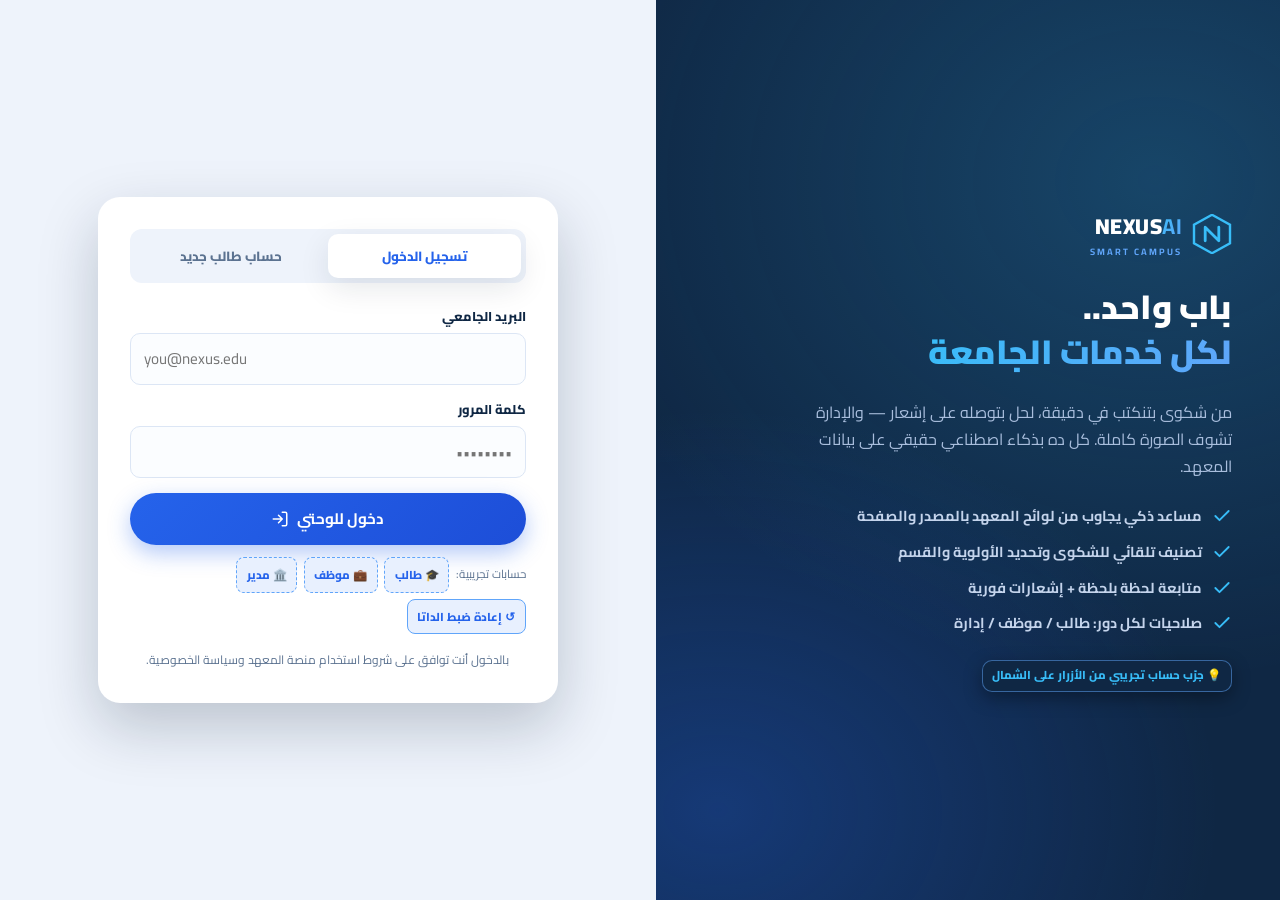
<file: docs/login.html>
<!DOCTYPE html>
<html lang="ar" dir="rtl" class="rtl">
<head>
<script>window.NEXUS_STATIC = true;</script>
<script>window.addEventListener('pageshow',function(e){if(e.persisted)window.location.reload()})</script>
<meta charset="UTF-8">
<meta name="viewport" content="width=device-width, initial-scale=1.0">
<title>تسجيل الدخول | NEXUS AI</title>
<link rel="icon" href="data:image/svg+xml,<svg xmlns='http://www.w3.org/2000/svg' viewBox='0 0 100 100'><polygon points='50,2 95,27 95,73 50,98 5,73 5,27' fill='%230A1B33'/><path d='M32 68 V32 L68 68 V32' stroke='%2338BDF8' stroke-width='7' fill='none' stroke-linecap='round' stroke-linejoin='round'/></svg>">
<link rel="preconnect" href="https://fonts.googleapis.com">
<link rel="preconnect" href="https://fonts.gstatic.com" crossorigin>
<link href="https://fonts.googleapis.com/css2?family=Cairo:wght@400;600;700;800;900&family=Tajawal:wght@400;500;700;800;900&display=swap" rel="stylesheet">
<link rel="stylesheet" href="css/nexus.v7.css">
</head>
<body style="background:var(--navy-900)">

<div class="auth-wrap">
  <!-- الجانب التعريفي -->
  <aside class="auth-side">
    <a class="logo" href="index.html" style="text-decoration:none;width:max-content">
      <svg class="logo-mark" viewBox="0 0 100 100"><polygon points="50,2 95,27 95,73 50,98 5,73 5,27" fill="none" stroke="#38BDF8" stroke-width="6"/><path d="M33 67 V33 L67 67 V33" stroke="#38BDF8" stroke-width="7" fill="none" stroke-linecap="round" stroke-linejoin="round"/></svg>
      <span class="logo-text">NEXUS<b>AI</b><small>SMART CAMPUS</small></span>
    </a>
    <h1>باب واحد..<br><span class="grad">لكل خدمات الجامعة</span></h1>
    <p>من شكوى بتنكتب في دقيقة، لحل بتوصله على إشعار — والإدارة تشوف الصورة كاملة. كل ده بذكاء اصطناعي حقيقي على بيانات المعهد.</p>
    <ul class="auth-points">
      <li><svg width="20" height="20" viewBox="0 0 24 24" fill="none" stroke-width="2.2" stroke-linecap="round" stroke-linejoin="round"><path d="M20 6L9 17l-5-5"/></svg> مساعد ذكي يجاوب من لوائح المعهد بالمصدر والصفحة</li>
      <li><svg width="20" height="20" viewBox="0 0 24 24" fill="none" stroke-width="2.2" stroke-linecap="round" stroke-linejoin="round"><path d="M20 6L9 17l-5-5"/></svg> تصنيف تلقائي للشكوى وتحديد الأولوية والقسم</li>
      <li><svg width="20" height="20" viewBox="0 0 24 24" fill="none" stroke-width="2.2" stroke-linecap="round" stroke-linejoin="round"><path d="M20 6L9 17l-5-5"/></svg> متابعة لحظة بلحظة + إشعارات فورية</li>
      <li><svg width="20" height="20" viewBox="0 0 24 24" fill="none" stroke-width="2.2" stroke-linecap="round" stroke-linejoin="round"><path d="M20 6L9 17l-5-5"/></svg> صلاحيات لكل دور: طالب / موظف / إدارة</li>
    </ul>
    <div class="orb-node" style="position:static;width:max-content;animation:none">💡 جرّب حساب تجريبي من الأزرار على الشمال</div>
  </aside>

  <!-- الفورم -->
  <main class="auth-form-side">
    <div class="auth-card">
      <div class="auth-tabs" role="tablist">
        <button class="auth-tab active" id="tabLogin" role="tab">تسجيل الدخول</button>
        <button class="auth-tab" id="tabRegister" role="tab">حساب طالب جديد</button>
      </div>

      <div class="form-error" id="formError" role="alert"></div>

      <!-- ── فورم الدخول ── -->
      <form id="loginForm" novalidate>
        <div class="field">
          <label for="loginEmail">البريد الجامعي</label>
          <input id="loginEmail" name="email" type="email" required autocomplete="email" placeholder="you@nexus.edu" dir="ltr" style="text-align:left">
        </div>
        <div class="field">
          <label for="loginPassword">كلمة المرور</label>
          <input id="loginPassword" name="password" type="password" required autocomplete="current-password" placeholder="••••••••">
        </div>
        <button type="submit" class="btn btn-primary btn-block" id="loginBtn">دخول للوحتي
          <svg viewBox="0 0 24 24" fill="none" stroke="currentColor" stroke-width="2" stroke-linecap="round" stroke-linejoin="round"><path d="M15 3h4a2 2 0 0 1 2 2v14a2 2 0 0 1-2 2h-4M10 17l5-5-5-5M15 12H3"/></svg>
        </button>
        <div class="demo-accounts" aria-label="حسابات تجريبية">
          <span style="font-size:.72rem;color:var(--muted);align-self:center">حسابات تجريبية:</span>
          <button type="button" class="demo-btn" data-email="student@nexus.edu" data-pass="student123">🎓 طالب</button>
          <button type="button" class="demo-btn" data-email="staff@nexus.edu" data-pass="staff123">💼 موظف</button>
          <button type="button" class="demo-btn" data-email="admin@nexus.edu" data-pass="admin123">🏛️ مدير</button>
          <button type="button" class="demo-btn" id="demoReset" style="display:none;border-style:solid" onclick="window.nexusResetStaticDemo &amp;&amp; window.nexusResetStaticDemo()">↺ إعادة ضبط الداتا</button>
        </div>
      </form>

      <!-- ── فورم إنشاء حساب طالب ── -->
      <form id="registerForm" style="display:none" novalidate>
        <div class="field">
          <label for="regName">الاسم الكامل</label>
          <input id="regName" name="name" type="text" required placeholder="عمر أشرف محمد">
        </div>
        <div style="display:grid;grid-template-columns:1fr 1fr;gap:.7rem">
          <div class="field">
            <label for="regCode">الرقم الجامعي</label>
            <input id="regCode" name="student_code" type="text" inputmode="numeric" placeholder="20230214" dir="ltr" style="text-align:left">
          </div>
          <div class="field">
            <label for="regPhone">رقم الموبايل</label>
            <input id="regPhone" name="phone" type="tel" placeholder="01000000000" dir="ltr" style="text-align:left">
          </div>
        </div>
        <div class="field">
          <label for="regEmail">البريد الجامعي</label>
          <input id="regEmail" name="email" type="email" required placeholder="you@nexus.edu" dir="ltr" style="text-align:left">
        </div>
        <div class="field">
          <label for="regPassword">كلمة المرور</label>
          <input id="regPassword" name="password" type="password" required minlength="6" placeholder="6 أحرف على الأقل">
          <div class="hint">حسابات الموظفين والإدارة ينشئها مدير النظام فقط من لوحة التحكم.</div>
        </div>
        <button type="submit" class="btn btn-cyan btn-block" id="registerBtn">إنشاء حسابي والدخول</button>
      </form>

      <p style="text-align:center;font-size:.75rem;color:var(--muted);margin-top:1rem">بالدخول أنت توافق على شروط استخدام منصة المعهد وسياسة الخصوصية.</p>
    </div>
  </main>
</div>

<script src="js/local-backend.v7.js"></script>
<script src="js/common.v8.js"></script>
<script>
const next = new URLSearchParams(location.search).get('next');
const errorBox = document.getElementById('formError');
function showError(msg) { errorBox.textContent = msg; errorBox.style.display = 'block'; errorBox.scrollIntoView({behavior:'smooth', block:'center'}); }
function hideError() { errorBox.style.display = 'none'; }

// لو مسجل دخول بالفعل → ودّيه لوحته
(async () => { const r = await api('/api/auth/me'); if (r.ok) window.location.replace(next || ROLE_HOME[r.data.user.role]); })();

// التابات
const tabLogin = document.getElementById('tabLogin'), tabRegister = document.getElementById('tabRegister');
const loginForm = document.getElementById('loginForm'), registerForm = document.getElementById('registerForm');
function activate(tab) {
  hideError();
  const isLogin = tab === 'login';
  tabLogin.classList.toggle('active', isLogin);
  tabRegister.classList.toggle('active', !isLogin);
  loginForm.style.display = isLogin ? 'block' : 'none';
  registerForm.style.display = isLogin ? 'none' : 'block';
}
tabLogin.addEventListener('click', () => activate('login'));
tabRegister.addEventListener('click', () => activate('register'));

// في الديمو الثابت: أظهر زر إعادة الضبط
if (window.NEXUS_STATIC) { const b = document.getElementById('demoReset'); if (b) b.style.display = 'inline-flex'; }

// حسابات تجريبية
document.querySelectorAll('.demo-btn').forEach(btn => btn.addEventListener('click', () => {
  document.getElementById('loginEmail').value = btn.dataset.email;
  document.getElementById('loginPassword').value = btn.dataset.pass;
  activate('login');
}));

// تسجيل الدخول
loginForm.addEventListener('submit', async e => {
  e.preventDefault(); hideError();
  const btn = document.getElementById('loginBtn'); btn.disabled = true;
  const r = await api('/api/auth/login', { method: 'POST', body: { email: loginForm.email.value.trim(), password: loginForm.password.value } });
  if (!r.ok) { showError(r.error || 'تعذر تسجيل الدخول'); btn.disabled = false; return; }
  window.location.href = next || ROLE_HOME[r.data.user.role];
});

// إنشاء حساب طالب
registerForm.addEventListener('submit', async e => {
  e.preventDefault(); hideError();
  const btn = document.getElementById('registerBtn'); btn.disabled = true;
  const r = await api('/api/auth/register', { method: 'POST', body: {
    name: registerForm.name.value.trim(),
    email: registerForm.email.value.trim(),
    password: registerForm.password.value,
    phone: registerForm.phone.value.trim(),
    student_code: registerForm.student_code.value.trim(),
  }});
  if (!r.ok) { showError(r.error || 'تعذر إنشاء الحساب'); btn.disabled = false; return; }
  window.location.href = 'student.html';
});
</script>
</body>
</html>
</file>
<file: docs/css/nexus.v7.css>
/* ============================================================
   NEXUS AI — Design System
   هوية: كحلي عميق + أزرق ملكي + سماوي، RTL، Cairo/Tajawal مع fallbacks
   ============================================================ */
:root {
  --navy-950: #050F1F;
  --navy-900: #0A1B33;
  --navy-800: #0F2744;
  --navy-700: #16324F;
  --navy-600: #1E4165;
  --blue: #2563EB;
  --blue-2: #3B82F6;
  --blue-3: #60A5FA;
  --cyan: #38BDF8;
  --cyan-soft: rgba(56, 189, 248, .14);
  --bg: #EEF3FB;
  --card: #FFFFFF;
  --text: #0F2744;
  --muted: #5B7290;
  --line: #DCE6F5;
  --ok: #16A34A; --ok-bg: #E8F8EE;
  --warn: #D97706; --warn-bg: #FEF3E2;
  --danger: #DC2626; --danger-bg: #FDECEC;
  --info-bg: #E8F0FE;
  --shadow: 0 10px 30px rgba(10, 27, 51, .10);
  --shadow-lg: 0 24px 60px rgba(10, 27, 51, .22);
  --radius: 16px;
  --radius-sm: 10px;
  --font: 'Cairo', 'Tajawal', 'Segoe UI', Tahoma, sans-serif;
}
* { margin: 0; padding: 0; box-sizing: border-box; }
html { scroll-behavior: smooth; }
body { font-family: var(--font); background: var(--bg); color: var(--text); line-height: 1.7; }
img { max-width: 100%; }
button { font-family: var(--font); cursor: pointer; }
input, select, textarea { font-family: var(--font); }
:focus-visible { outline: 3px solid var(--cyan); outline-offset: 2px; border-radius: 4px; }
::selection { background: var(--blue); color: #fff; }

/* ---------- الأزرار ---------- */
.btn { display: inline-flex; align-items: center; gap: .5rem; border: none; border-radius: 999px; padding: .72rem 1.5rem; font-size: .95rem; font-weight: 700; transition: all .25s; text-decoration: none; white-space: nowrap; }
.btn svg { width: 18px; height: 18px; }
.btn-primary { background: linear-gradient(135deg, var(--blue), #1D4ED8); color: #fff; box-shadow: 0 8px 22px rgba(37, 99, 235, .35); }
.btn-primary:hover { transform: translateY(-2px); box-shadow: 0 14px 30px rgba(37, 99, 235, .45); }
.btn-cyan { background: linear-gradient(135deg, var(--cyan), #0EA5E9); color: var(--navy-900); box-shadow: 0 8px 22px rgba(56, 189, 248, .4); }
.btn-cyan:hover { transform: translateY(-2px); }
.btn-ghost { background: transparent; color: #fff; border: 1.5px solid rgba(255,255,255,.35); }
.btn-ghost:hover { background: rgba(255,255,255,.12); border-color: #fff; }
.btn-outline { background: #fff; color: var(--blue); border: 1.5px solid var(--line); }
.btn-outline:hover { border-color: var(--blue); background: var(--info-bg); }
.btn-danger { background: var(--danger); color: #fff; }
.btn-ok { background: var(--ok); color: #fff; }
.btn-sm { padding: .45rem 1rem; font-size: .82rem; }
.btn-block { width: 100%; justify-content: center; }
.btn:disabled { opacity: .55; cursor: not-allowed; transform: none !important; }
.icon-btn { position: relative; background: transparent; border: none; color: var(--muted); border-radius: 12px; padding: .5rem; transition: all .2s; }
.icon-btn:hover { background: var(--info-bg); color: var(--blue); }
.icon-btn svg { width: 22px; height: 22px; }
.badge-dot { position: absolute; top: 2px; inset-inline-end: 2px; min-width: 19px; height: 19px; padding: 0 5px; border-radius: 999px; background: var(--danger); color: #fff; font-size: .65rem; font-weight: 800; display: grid; place-items: center; border: 2px solid var(--card); }

/* ---------- شارة (Badges) ---------- */
.badge { display: inline-flex; align-items: center; gap: .35rem; border-radius: 999px; padding: .2rem .7rem; font-size: .75rem; font-weight: 800; }
.badge.new { background: var(--info-bg); color: var(--blue); }
.badge.in_progress { background: var(--warn-bg); color: var(--warn); }
.badge.resolved { background: var(--ok-bg); color: var(--ok); }
.badge.rejected { background: var(--danger-bg); color: var(--danger); }
.priority { font-size: .72rem; font-weight: 800; border-radius: 6px; padding: .15rem .5rem; }
.priority.low { background: #EEF2F7; color: var(--muted); }
.priority.medium { background: var(--info-bg); color: var(--blue); }
.priority.high { background: var(--warn-bg); color: var(--warn); }
.priority.urgent { background: var(--danger-bg); color: var(--danger); animation: pulse 1.6s infinite; }
@keyframes pulse { 0%,100% { box-shadow: 0 0 0 0 rgba(220,38,38,.35);} 50% { box-shadow: 0 0 0 4px rgba(220,38,38,.12);} }

/* ============================================================
   LANDING PAGE
   ============================================================ */
.landing { background: var(--navy-900); color: #E7EEF9; overflow-x: hidden; }

/* nav */
.nav { position: fixed; top: 0; inset-inline: 0; z-index: 50; transition: all .3s; }
.nav-inner { max-width: 1240px; margin: 0 auto; padding: .9rem 1.5rem; display: flex; align-items: center; justify-content: space-between; gap: 1rem; }
.nav.scrolled { background: rgba(10, 27, 51, .82); backdrop-filter: blur(18px); border-bottom: 1px solid rgba(255,255,255,.08); }
.logo { display: flex; align-items: center; gap: .6rem; text-decoration: none; color: inherit; }
.logo-mark { width: 40px; height: 40px; }
.logo-text { font-size: 1.35rem; font-weight: 900; letter-spacing: .5px; color: #fff; }
.logo-text b { background: linear-gradient(120deg, var(--cyan), var(--blue-3)); -webkit-background-clip: text; background-clip: text; color: transparent; }
.logo-text small { display: block; font-size: .58rem; font-weight: 700; color: var(--blue-3); letter-spacing: 2px; }
.nav-links { display: flex; align-items: center; gap: 1.4rem; list-style: none; }
.nav-links a { color: #C4D4EC; text-decoration: none; font-weight: 700; font-size: .9rem; transition: color .2s; }
.nav-links a:hover { color: var(--cyan); }
.nav-cta { display: flex; align-items: center; gap: .6rem; }
.lang-toggle { background: rgba(255,255,255,.08); border: 1px solid rgba(255,255,255,.18); color: #fff; border-radius: 8px; padding: .35rem .7rem; font-size: .8rem; font-weight: 800; }
.burger { display: none; background: none; border: none; color: #fff; }
.mobile-menu { display: none; background: var(--navy-800); border-top: 1px solid rgba(255,255,255,.1); padding: 1rem 1.5rem; }
.mobile-menu a { display: block; padding: .7rem .4rem; color: #E7EEF9; text-decoration: none; font-weight: 700; border-radius: 8px; }
.mobile-menu a:hover { background: rgba(255,255,255,.07); }

/* hero */
.hero { position: relative; min-height: 100vh; display: flex; align-items: center; padding: 6.5rem 1.5rem 4rem; overflow: hidden; background: radial-gradient(1200px 700px at 85% -10%, rgba(56,189,248,.22), transparent 55%), radial-gradient(900px 600px at -10% 110%, rgba(37,99,235,.28), transparent 55%), var(--navy-900); }
.hero-grid { position: absolute; inset: 0; background-image: linear-gradient(rgba(96,165,250,.06) 1px, transparent 1px), linear-gradient(90deg, rgba(96,165,250,.06) 1px, transparent 1px); background-size: 56px 56px; mask-image: radial-gradient(ellipse 90% 80% at 50% 40%, black 45%, transparent 100%); }
.hero-inner { position: relative; max-width: 1240px; margin: 0 auto; display: grid; grid-template-columns: 1.05fr 1fr; gap: 3rem; align-items: center; width: 100%; }
.chip { display: inline-flex; align-items: center; gap: .5rem; background: var(--cyan-soft); color: var(--cyan); border: 1px solid rgba(56,189,248,.35); border-radius: 999px; padding: .3rem .9rem; font-size: .8rem; font-weight: 800; margin-bottom: 1.2rem; }
.chip .dot { width: 8px; height: 8px; border-radius: 999px; background: var(--cyan); animation: blink 1.4s infinite; }
@keyframes blink { 50% { opacity: .35; } }
.hero h1 { font-size: clamp(2.3rem, 5.2vw, 3.6rem); line-height: 1.25; font-weight: 900; color: #fff; }
.hero h1 .grad { background: linear-gradient(120deg, var(--cyan) 0%, var(--blue-3) 45%, #A78BFA 100%); -webkit-background-clip: text; background-clip: text; color: transparent; }
.hero p.lead { margin: 1.3rem 0 1.8rem; font-size: 1.12rem; color: #A9BEDD; max-width: 560px; }
.hero-actions { display: flex; gap: .8rem; flex-wrap: wrap; }
.hero-stats { display: flex; gap: 1.6rem; margin-top: 2.2rem; flex-wrap: wrap; }
.hstat b { font-size: 1.5rem; color: #fff; display: block; }
.hstat span { font-size: .78rem; color: #8AA3C4; font-weight: 700; }

/* hero visual: لوحة AI مرسومة بـ SVG/CSS */
.hero-visual { position: relative; }
.ai-orb { width: min(420px, 90%); aspect-ratio: 1; margin-inline: auto; position: relative; }
.orb-core { position: absolute; inset: 24%; border-radius: 50%; background: radial-gradient(circle at 35% 35%, #60A5FA, #1D4ED8 60%, #0A1B33 100%); box-shadow: 0 0 80px rgba(59,130,246,.55), inset 0 0 60px rgba(56,189,248,.4); display: grid; place-items: center; animation: float 5s ease-in-out infinite; }
@keyframes float { 0%,100% { transform: translateY(0); } 50% { transform: translateY(-16px); } }
.orb-ring { position: absolute; inset: 8%; border: 1.5px dashed rgba(96,165,250,.45); border-radius: 50%; animation: spin 22s linear infinite; }
.orb-ring.r2 { inset: -2%; border-color: rgba(56,189,248,.28); animation-duration: 34s; animation-direction: reverse; }
@keyframes spin { to { transform: rotate(360deg); } }
.orb-node { position: absolute; background: var(--navy-800); border: 1px solid rgba(96,165,250,.5); color: var(--cyan); font-size: .72rem; font-weight: 800; border-radius: 10px; padding: .35rem .6rem; box-shadow: 0 6px 18px rgba(0,0,0,.35); animation: float 6s ease-in-out infinite; }
.orb-node small { display: block; color: #8AA3C4; font-size: .62rem; font-weight: 700; }
.chat-float { position: absolute; bottom: -6%; inset-inline-start: -4%; background: rgba(15,39,68,.92); backdrop-filter: blur(12px); border: 1px solid rgba(96,165,250,.35); border-radius: 14px; padding: .7rem .9rem; width: 250px; box-shadow: var(--shadow-lg); animation: float 7s ease-in-out infinite 1s; }
.chat-float .q { font-size: .72rem; color: #9FB6D8; }
.chat-float .a { font-size: .78rem; color: #fff; font-weight: 700; margin-top: .25rem; }
.chat-float .src { font-size: .62rem; color: var(--cyan); margin-top: .35rem; display: flex; align-items: center; gap: .3rem; }

/* sections */
.section { padding: 5rem 1.5rem; }
.container { max-width: 1240px; margin: 0 auto; }
.section-head { text-align: center; max-width: 760px; margin: 0 auto 3rem; }
.kicker { color: var(--cyan); font-weight: 800; letter-spacing: 2.5px; font-size: .75rem; text-transform: uppercase; }
.section-head h2 { font-size: clamp(1.6rem, 3.4vw, 2.4rem); color: #fff; margin: .6rem 0 .6rem; font-weight: 900; }
.section-head p { color: #9FB6D8; }
.light-section { background: var(--bg); }
.light-section .section-head h2 { color: var(--navy-800); }
.light-section .section-head p { color: var(--muted); }
.light-section .kicker { color: var(--blue); }

.grid-3 { display: grid; grid-template-columns: repeat(3, 1fr); gap: 1.2rem; }
.grid-4 { display: grid; grid-template-columns: repeat(4, 1fr); gap: 1.2rem; }
.feature-card { background: rgba(255,255,255,.045); border: 1px solid rgba(255,255,255,.1); border-radius: var(--radius); padding: 1.5rem; transition: all .3s; }
.feature-card:hover { transform: translateY(-6px); border-color: rgba(56,189,248,.5); background: rgba(56,189,248,.06); }
.f-icon { width: 52px; height: 52px; border-radius: 13px; display: grid; place-items: center; background: linear-gradient(135deg, rgba(56,189,248,.2), rgba(37,99,235,.2)); border: 1px solid rgba(56,189,248,.35); margin-bottom: .9rem; }
.f-icon svg { width: 26px; height: 26px; stroke: var(--cyan); }
.feature-card h3 { color: #fff; font-size: 1.05rem; margin-bottom: .4rem; }
.feature-card p { font-size: .85rem; color: #9FB6D8; }
.ai-num { position: absolute; top: 14px; inset-inline-end: 16px; font-size: 2rem; font-weight: 900; color: rgba(255,255,255,.07); }
.ai-card { position: relative; overflow: hidden; }
.ai-card .tag { font-size: .65rem; font-weight: 800; color: var(--cyan); letter-spacing: 1px; }

.how-steps { display: grid; grid-template-columns: repeat(4, 1fr); gap: 1rem; counter-reset: step; }
.how-step { background: rgba(255,255,255,.045); border: 1px solid rgba(255,255,255,.1); border-radius: var(--radius); padding: 1.4rem; position: relative; }
.how-step::before { counter-increment: step; content: counter(step); position: absolute; top: -14px; inset-inline-start: 1rem; width: 34px; height: 34px; border-radius: 10px; background: linear-gradient(135deg, var(--cyan), var(--blue)); color: var(--navy-900); font-weight: 900; display: grid; place-items: center; }
.how-step h3 { color: #fff; font-size: .98rem; margin: .4rem 0 .3rem; }
.how-step p { font-size: .8rem; color: #9FB6D8; }

.dept-chips { display: flex; flex-wrap: wrap; gap: .6rem; justify-content: center; }
.dept-chip { display: inline-flex; align-items: center; gap: .45rem; background: var(--card); border: 1px solid var(--line); color: var(--navy-800); border-radius: 999px; padding: .4rem 1rem; font-size: .82rem; font-weight: 700; box-shadow: var(--shadow); }
.dept-chip span { width: 8px; height: 8px; border-radius: 999px; background: var(--cyan); }

.cta-band { text-align: center; padding: 4.5rem 1.5rem; background: radial-gradient(700px 350px at 50% 0%, rgba(56,189,248,.18), transparent), var(--navy-900); border-top: 1px solid rgba(255,255,255,.07); }
.cta-band h2 { color: #fff; font-size: clamp(1.5rem, 3vw, 2.2rem); margin-bottom: 1rem; font-weight: 900; }

.footer { background: var(--navy-950); border-top: 1px solid rgba(255,255,255,.06); padding: 2.5rem 1.5rem; color: #8AA3C4; font-size: .85rem; }
.footer-inner { max-width: 1240px; margin: 0 auto; display: flex; justify-content: space-between; gap: 2rem; flex-wrap: wrap; align-items: center; }
.footer a { color: var(--cyan); text-decoration: none; }

/* ============================================================
   AUTH PAGE
   ============================================================ */
.auth-wrap { min-height: 100vh; display: grid; grid-template-columns: 1fr 1.05fr; background: var(--navy-900); }
.auth-side { position: relative; display: flex; flex-direction: column; justify-content: center; gap: 1.5rem; padding: 3rem; background: radial-gradient(600px 500px at 80% 20%, rgba(56,189,248,.2), transparent), radial-gradient(500px 400px at 10% 90%, rgba(37,99,235,.3), transparent), var(--navy-800); overflow: hidden; }
.auth-side h1 { color: #fff; font-size: 2.1rem; line-height: 1.35; font-weight: 900; }
.auth-side h1 .grad { background: linear-gradient(120deg, var(--cyan), var(--blue-3)); -webkit-background-clip: text; background-clip: text; color: transparent; }
.auth-side p { color: #A9BEDD; max-width: 420px; }
.auth-points { list-style: none; display: grid; gap: .7rem; }
.auth-points li { display: flex; gap: .6rem; align-items: center; color: #C4D4EC; font-weight: 700; font-size: .9rem; }
.auth-points svg { stroke: var(--cyan); flex: 0 0 auto; }
.auth-form-side { display: flex; align-items: center; justify-content: center; padding: 2rem; background: var(--bg); }
.auth-card { width: min(460px, 100%); background: #fff; border-radius: 22px; box-shadow: var(--shadow-lg); padding: 2rem; }
.auth-tabs { display: grid; grid-template-columns: 1fr 1fr; background: var(--bg); border-radius: 12px; padding: .3rem; margin-bottom: 1.4rem; }
.auth-tab { border: none; background: transparent; border-radius: 10px; padding: .6rem; font-weight: 800; color: var(--muted); transition: all .25s; }
.auth-tab.active { background: #fff; color: var(--blue); box-shadow: var(--shadow); }
.field { margin-bottom: .9rem; }
.field label { display: block; font-size: .8rem; font-weight: 800; color: var(--navy-800); margin-bottom: .35rem; }
.field input, .field select, .field textarea { width: 100%; border: 1.5px solid var(--line); border-radius: var(--radius-sm); padding: .65rem .8rem; font-size: .95rem; background: #FBFDFF; transition: border .2s; }
.field input:focus, .field select:focus, .field textarea:focus { border-color: var(--blue); outline: none; background: #fff; }
.field .hint { font-size: .7rem; color: var(--muted); margin-top: .3rem; }
.demo-accounts { display: flex; gap: .4rem; flex-wrap: wrap; margin: .8rem 0 0; }
.demo-btn { font-size: .72rem; font-weight: 800; border: 1px dashed var(--blue-3); color: var(--blue); background: var(--info-bg); border-radius: 8px; padding: .35rem .6rem; }
.demo-btn:hover { background: #DCE9FD; }
.form-error { background: var(--danger-bg); color: var(--danger); border-radius: 10px; padding: .55rem .8rem; font-size: .82rem; font-weight: 700; margin-bottom: .8rem; display: none; }

/* ============================================================
   DASHBOARDS (مشترك)
   ============================================================ */
.dash { display: flex; min-height: 100vh; }
.sidebar { width: 264px; flex: 0 0 264px; background: linear-gradient(180deg, var(--navy-900) 0%, var(--navy-800) 100%); color: #C4D4EC; display: flex; flex-direction: column; position: sticky; top: 0; height: 100vh; overflow-y: auto; z-index: 30; }
.sidebar .logo { padding: 1.3rem 1.2rem .8rem; }
.side-nav { display: flex; flex-direction: column; gap: .25rem; padding: .5rem .7rem; flex: 1; }
.side-link { display: flex; align-items: center; gap: .7rem; padding: .62rem .75rem; border-radius: 12px; color: #AFC6E4; text-decoration: none; font-weight: 700; font-size: .88rem; border: none; background: transparent; width: 100%; text-align: start; transition: all .2s; }
.side-link svg { width: 19px; height: 19px; stroke: #7E97BC; flex: 0 0 auto; transition: all .2s; }
.side-link:hover { background: rgba(255,255,255,.06); color: #fff; }
.side-link.active { background: linear-gradient(135deg, rgba(56,189,248,.22), rgba(37,99,235,.22)); color: var(--cyan); border: 1px solid rgba(56,189,248,.3); }
.side-link.active svg { stroke: var(--cyan); }
.side-badge { margin-inline-start: auto; background: var(--danger); color: #fff; border-radius: 999px; font-size: .68rem; min-width: 22px; height: 20px; padding: 0 .4rem; display: grid; place-items: center; }
.side-user { border-top: 1px solid rgba(255,255,255,.1); padding: .9rem 1.1rem; display: flex; align-items: center; gap: .6rem; }
.avatar { width: 42px; height: 42px; border-radius: 12px; display: grid; place-items: center; font-weight: 900; color: #fff; background: linear-gradient(135deg, var(--blue), var(--cyan)); font-size: .95rem; flex: 0 0 auto; }
.side-user .name { font-weight: 800; color: #fff; font-size: .85rem; line-height: 1.3; }
.side-user .role { font-size: .68rem; color: var(--cyan); font-weight: 700; letter-spacing: 1px; }
.logout-btn { background: rgba(255,255,255,.06); border: none; color: #FFB4B4; border-radius: 10px; padding: .5rem; }
.logout-btn:hover { background: rgba(220,38,38,.25); color: #fff; }

.main { flex: 1; min-width: 0; }
.topbar { position: sticky; top: 0; z-index: 20; background: rgba(238,243,251,.85); backdrop-filter: blur(14px); border-bottom: 1px solid var(--line); padding: .7rem 1.4rem; display: flex; align-items: center; justify-content: space-between; gap: 1rem; }
.topbar h1 { font-size: 1.05rem; color: var(--navy-800); }
.topbar .sub { font-size: .72rem; color: var(--muted); font-weight: 700; }
.content { padding: 1.4rem; display: grid; gap: 1.2rem; }
.page-section { display: none; }
.page-section.active { display: block; animation: fadeUp .35s ease; }
@keyframes fadeUp { from { opacity: 0; transform: translateY(12px); } to { opacity: 1; transform: none; } }

.card { background: var(--card); border: 1px solid var(--line); border-radius: var(--radius); box-shadow: var(--shadow); padding: 1.2rem; }
.card-title { display: flex; align-items: center; justify-content: space-between; gap: .6rem; margin-bottom: .8rem; }
.card-title h2, .card-title h3 { font-size: 1rem; color: var(--navy-800); display: flex; align-items: center; gap: .5rem; }
.card-title svg { stroke: var(--blue); }

.stats-grid { display: grid; grid-template-columns: repeat(4, 1fr); gap: .9rem; }
.stat-card { background: var(--card); border: 1px solid var(--line); border-radius: var(--radius); padding: 1rem 1.1rem; display: flex; gap: .8rem; align-items: center; box-shadow: var(--shadow); }
.stat-card .icon { width: 48px; height: 48px; border-radius: 12px; display: grid; place-items: center; flex: 0 0 auto; }
.stat-card b { font-size: 1.4rem; color: var(--navy-800); line-height: 1.1; display: block; }
.stat-card span { font-size: .72rem; color: var(--muted); font-weight: 700; }

/* الجداول */
.table-wrap { overflow-x: auto; border: 1px solid var(--line); border-radius: var(--radius-sm); }
table.data { width: 100%; border-collapse: collapse; font-size: .84rem; min-width: 720px; }
table.data th { background: var(--navy-800); color: #DCE9FF; text-align: start; padding: .55rem .7rem; font-size: .74rem; letter-spacing: .3px; }
table.data td { padding: .55rem .7rem; border-bottom: 1px solid var(--line); vertical-align: middle; }
table.data tr:nth-child(even) td { background: #F8FBFF; }
table.data tr:hover td { background: var(--info-bg); }
.link { color: var(--blue); font-weight: 800; background: none; border: none; font-size: .84rem; padding: 0; text-decoration: underline; }

/* الفلترة/البحث */
.filters { display: flex; gap: .5rem; flex-wrap: wrap; margin-bottom: .8rem; }
.filters input, .filters select { border: 1.5px solid var(--line); border-radius: 10px; padding: .45rem .7rem; font-size: .85rem; background: #FBFDFF; }
.seg { display: flex; gap: .3rem; background: var(--bg); padding: .25rem; border-radius: 10px; }
.seg button { border: none; background: transparent; padding: .35rem .8rem; border-radius: 8px; font-size: .78rem; font-weight: 800; color: var(--muted); }
.seg button.active { background: #fff; color: var(--blue); box-shadow: var(--shadow); }

/* قائمة الشكاوى (بطاقات) */
.complaint-item { border: 1px solid var(--line); border-radius: var(--radius-sm); padding: .75rem .9rem; display: flex; justify-content: space-between; gap: .8rem; align-items: center; transition: all .2s; background: #fff; text-decoration: none; color: inherit; }
.complaint-item:hover { border-color: var(--blue-3); box-shadow: var(--shadow); transform: translateY(-2px); }
.complaint-item b { color: var(--navy-800); font-size: .9rem; }
.ticket-no { font-size: .68rem; color: var(--muted); font-family: 'Consolas', monospace; letter-spacing: 1px; }

/* تتبع بالخطوات */
.timeline { list-style: none; display: grid; gap: 0; }
.timeline li { display: grid; grid-template-columns: 18px 1fr auto; gap: .7rem; padding: .3rem 0 .3rem .2rem; position: relative; }
.timeline li::before { content: ''; width: 12px; height: 12px; border-radius: 999px; background: var(--blue-3); margin-top: .3rem; z-index: 1; }
.timeline li::after { content: ''; position: absolute; inset-inline-start: 5.5px; top: 18px; bottom: -6px; width: 2px; background: var(--line); }
.timeline li:last-child::after { display: none; }
.timeline .t-body b { font-size: .8rem; color: var(--navy-800); }
.timeline .t-body span { display: block; font-size: .72rem; color: var(--muted); }
.timeline time { font-size: .68rem; color: var(--muted); white-space: nowrap; }

/* المحادثة */
.chat-box { display: flex; flex-direction: column; gap: .6rem; max-height: 380px; overflow-y: auto; padding: .5rem; background: #F8FBFF; border: 1px solid var(--line); border-radius: var(--radius-sm); }
.msg { max-width: 78%; padding: .55rem .8rem; border-radius: 14px; font-size: .85rem; box-shadow: var(--shadow); }
.msg .meta { font-size: .65rem; color: var(--muted); margin-bottom: .2rem; display: flex; gap: .5rem; }
.msg.them { background: #fff; border: 1px solid var(--line); border-start-start-radius: 4px; align-self: flex-start; }
.msg.me { background: linear-gradient(135deg, var(--blue), #1D4ED8); color: #fff; border-start-end-radius: 4px; align-self: flex-end; }
.msg.me .meta { color: #BFD7FF; }
.msg.internal { background: #FFF8E1; border: 1px dashed #E3B341; border-start-start-radius: 4px; align-self: flex-start; }
.msg.internal .meta { color: #B45309; font-weight: 800; }
.chat-input { display: flex; gap: .5rem; margin-top: .6rem; }
.chat-input input { flex: 1; border: 1.5px solid var(--line); border-radius: 999px; padding: .6rem 1rem; }
.send-btn { width: 44px; height: 44px; border-radius: 999px; border: none; background: var(--blue); color: #fff; display: grid; place-items: center; flex: 0 0 auto; }
.send-btn:hover { background: #1D4ED8; }

/* المساعد الذكي (فقاعات) */
.ai-chat { height: 480px; overflow-y: auto; display: flex; flex-direction: column; gap: .7rem; padding: .8rem; background: radial-gradient(800px 400px at 50% -10%, rgba(56,189,248,.1), transparent), #FBFDFF; border: 1px solid var(--line); border-radius: var(--radius); }
.ai-msg { max-width: 82%; padding: .65rem .85rem; border-radius: 14px; font-size: .88rem; white-space: pre-line; }
.ai-msg.user { background: var(--navy-800); color: #fff; align-self: flex-end; border-start-end-radius: 4px; }
.ai-msg.bot { background: #fff; border: 1px solid var(--line); border-start-start-radius: 4px; align-self: flex-start; box-shadow: var(--shadow); }
.ai-msg .sources { margin-top: .45rem; border-top: 1px dashed var(--line); padding-top: .4rem; font-size: .68rem; color: var(--muted); }
.ai-msg .sources b { color: var(--blue); }
.src-chip { display: inline-flex; gap: .3rem; align-items: center; background: var(--info-bg); color: var(--blue); border-radius: 6px; padding: .1rem .4rem; font-size: .65rem; font-weight: 800; margin: .15rem .1rem 0 0; }
.quick-questions { display: flex; gap: .4rem; flex-wrap: wrap; margin-top: .6rem; }
.qq { font-size: .75rem; border: 1px solid var(--blue-3); background: var(--info-bg); color: var(--blue); border-radius: 999px; padding: .3rem .75rem; font-weight: 700; }
.qq:hover { background: #DCE9FD; }
.typing { display: inline-flex; gap: 4px; padding: .2rem .4rem; }
.typing span { width: 7px; height: 7px; background: var(--muted); border-radius: 999px; animation: blink 1.1s infinite; }
.typing span:nth-child(2) { animation-delay: .2s; } .typing span:nth-child(3) { animation-delay: .4s; }

/* التقدم والنوافذ */
.progress { background: #E4EAF6; border-radius: 999px; height: 10px; overflow: hidden; }
.progress > div { height: 100%; background: linear-gradient(90deg, var(--blue), var(--cyan)); border-radius: 999px; transition: width .6s; }
.modal-overlay { position: fixed; inset: 0; background: rgba(5,15,31,.6); backdrop-filter: blur(4px); z-index: 100; display: none; align-items: flex-start; justify-content: center; padding: 3vh 1rem; overflow-y: auto; }
.modal-overlay.open { display: flex; }
.modal { background: #fff; border-radius: var(--radius); max-width: 860px; width: 100%; box-shadow: var(--shadow-lg); animation: fadeUp .3s; }
.modal-head { display: flex; align-items: center; justify-content: space-between; padding: 1rem 1.3rem; border-bottom: 1px solid var(--line); position: sticky; top: 0; background: #fff; border-radius: var(--radius) var(--radius) 0 0; z-index: 2; }
.modal-head h3 { font-size: 1rem; color: var(--navy-800); }
.modal-body { padding: 1.1rem 1.3rem; }
.modal-grid { display: grid; grid-template-columns: 1.1fr .9fr; gap: 1rem; }
.detail-row { display: flex; justify-content: space-between; gap: 1rem; font-size: .82rem; padding: .3rem 0; border-bottom: 1px dashed var(--line); }
.detail-row span:first-child { color: var(--muted); font-weight: 700; }
.ai-analysis { background: linear-gradient(135deg, #EFF6FF, #F5F3FF); border: 1px solid #C7D8FD; border-radius: var(--radius-sm); padding: .7rem .8rem; font-size: .8rem; }
.ai-analysis b { color: var(--blue); }
.action-row { display: flex; gap: .45rem; flex-wrap: wrap; margin: .6rem 0; }
.toast { position: fixed; bottom: 1.2rem; inset-inline-start: 50%; transform: translateX(50%) translateY(30px); background: var(--navy-800); color: #fff; padding: .65rem 1.3rem; border-radius: 12px; font-size: .85rem; font-weight: 700; opacity: 0; pointer-events: none; transition: all .3s; z-index: 200; box-shadow: var(--shadow-lg); max-width: 90vw; }
.rtl .toast { transform: translateX(-50%) translateY(30px); }
.toast.show { opacity: 1; transform: translateX(50%) translateY(0); }
.rtl .toast.show { transform: translateX(-50%) translateY(0); }
.toast.ok { background: #14532D; } .toast.err { background: #7F1D1D; }

/* نقاط الإشعار كقوائم */
.notif-item { display: flex; gap: .6rem; padding: .6rem .5rem; border-bottom: 1px solid var(--line); align-items: flex-start; border-radius: 10px; }
.notif-item.unread { background: var(--info-bg); }
.notif-item b { font-size: .82rem; color: var(--navy-800); }
.notif-item p { font-size: .74rem; color: var(--muted); }
.notif-item time { font-size: .65rem; color: var(--muted); margin-inline-start: auto; white-space: nowrap; }

/* أدوات الإدارة */
.toolbar { display: flex; justify-content: space-between; align-items: center; gap: .6rem; flex-wrap: wrap; margin-bottom: .7rem; }
.kb { background: var(--navy-800); color: #FBBF24; border-radius: 6px; padding: .1rem .4rem; font-size: .7rem; }
.print-only { display: none; }
@media print {
  body * { visibility: hidden; }
  #printReport, #printReport * { visibility: visible; }
  #printReport { display: block; position: absolute; inset: 0; padding: 2rem; font-size: 12pt; }
}

@media (max-width: 1000px) {
  .admin-charts, .admin-bottom, .admin-two-col { grid-template-columns: 1fr !important; }
}

/* تايم لاين المراحل — 7 خطوات */
.stepper { display: flex; gap: 0; overflow-x: auto; padding: .35rem .1rem .7rem; margin-bottom: .5rem; }
.stepper .step { display: grid; justify-items: center; min-width: 92px; position: relative; }
.step::after { content: ''; position: absolute; top: 13px; inset-inline-start: 50%; width: 100%; height: 2.5px; background: var(--line); z-index: 0; }
.step:last-child::after { display: none; }
.step-dot { width: 27px; height: 27px; border-radius: 999px; background: #E4EAF6; border: 2px solid var(--line); display: grid; place-items: center; font-size: .72rem; color: #8AA3C4; z-index: 1; }
.step-label { font-size: .62rem; color: var(--muted); text-align: center; margin-top: .3rem; line-height: 1.4; max-width: 92px; }
.step-time { font-size: .57rem; color: #A9BEDD; white-space: nowrap; }
.step.done .step-dot { background: var(--ok); border-color: var(--ok); color: #fff; }
.step.done .step-label { color: var(--navy-800); font-weight: 800; }
.step.current .step-dot { background: var(--blue); border-color: var(--cyan); color: #fff; animation: pulse 1.6s infinite; }
.step.current .step-label { color: var(--blue); font-weight: 900; }
.step.rejected .step-dot { background: var(--danger); border-color: var(--danger); color: #fff; }
.step.rejected .step-label { color: var(--danger); font-weight: 800; }
.step.skipped .step-dot { background: #fff; border-style: dashed; }
.step.skipped .step-label { color: #B9C9DE; font-style: italic; }
.step.skipped .step-time { visibility: hidden; }

/* ترتيب الأقسام */
.rank-table td:first-child { font-weight: 900; color: var(--blue); }
.rank-1 { background: #FEF9C3 !important; }
.rank-pill { display: inline-block; min-width: 34px; text-align: center; background: var(--info-bg); color: var(--blue); border-radius: 6px; padding: .1rem .45rem; font-weight: 900; font-size: .78rem; }

/* بانرات تأكيد الحل (الطالب + الموظف) */
.confirm-banner { background: linear-gradient(135deg,#1A1040,#0A1B33); border:1px solid rgba(167,139,250,.4); border-radius:var(--radius-sm); padding:.8rem 1rem; margin-bottom:.6rem; display:none; gap:.6rem; flex-direction:column; align-items:stretch; color:#E7EEF9; }
.confirm-banner b { color:#C4B5FD; font-size:.88rem; }
.confirm-banner p { font-size:.74rem; color:#A9BEDD; }
.confirm-banner textarea, .confirm-banner input { background: rgba(255,255,255,.07); border:1px solid rgba(255,255,255,.18); color:#fff; border-radius:10px; padding:.5rem .7rem; font-size:.82rem; resize:vertical; }
.confirm-banner textarea::placeholder, .confirm-banner input::placeholder { color:#7E97BC; }
.employee-banner { background: linear-gradient(135deg,#3A2303,#1A1040); border:1px solid rgba(245,158,11,.45); border-radius:var(--radius-sm); padding:.8rem 1rem; margin-bottom:.6rem; display:none; gap:.5rem; color:#FEF3E2; }
.employee-banner b { color:#FBBF24; font-size:.88rem; }
.employee-banner p { font-size:.74rem; color:#E7C585; }
.employee-banner input { background: rgba(255,255,255,.06); border:1px solid rgba(255,255,255,.2); color:#fff; border-radius:10px; padding:.45rem .65rem; font-size:.8rem; width:100%; }

/* ============================================================
   الميزات المتقدمة — مكونات جديدة بنفس الهوية
   ============================================================ */

/* الأولوية الحرجة */
.priority.critical { background: #1F1030; color: #F0ABFC; animation: pulse 1.2s infinite; border: 1px solid #A21CAF; }
.badge.critical { background: #1F1030; color: #F0ABFC; }

/* بانر الإعلان الجامعي */
.announce-banner { display: none; background: linear-gradient(120deg, #0A1B33 0%, #16324F 100%); border: 1px solid rgba(56,189,248,.4); border-inline-start: 4px solid var(--cyan); border-radius: var(--radius-sm); padding: .65rem .9rem; align-items: center; gap: .7rem; color: #E7EEF9; box-shadow: var(--shadow); }
.announce-banner b { color: var(--cyan); font-size: .82rem; }
.announce-banner p { font-size: .8rem; color: #C4D4EC; }
.announce-banner .dismiss { background: rgba(255,255,255,.08); border: none; color: #9FB6D8; border-radius: 8px; padding: .2rem .5rem; font-size: .75rem; }
.announce-banner .dismiss:hover { background: rgba(255,255,255,.16); color: #fff; }

/* شبكة الويدجتات في لوحة الطالب */
.widget-grid { display: grid; grid-template-columns: repeat(4, 1fr); gap: .9rem; }
.widget { background: var(--card); border: 1px solid var(--line); border-radius: var(--radius); box-shadow: var(--shadow); padding: .8rem 1rem; display: flex; flex-direction: column; gap: .15rem; }
.widget .w-label { font-size: .7rem; color: var(--muted); font-weight: 800; letter-spacing: .3px; display: flex; align-items: center; gap: .35rem; }
.widget .w-value { font-size: 1.35rem; font-weight: 900; color: var(--navy-800); line-height: 1.2; }
.widget .w-sub { font-size: .68rem; color: var(--muted); }
.widget.highlight { background: linear-gradient(135deg,#0A1B33,#16324F); border-color: transparent; }
.widget.highlight .w-label { color: var(--cyan); } .widget.highlight .w-value { color:#fff; } .widget.highlight .w-sub { color: #9FB6D8; }

.quick-actions { display: flex; gap: .5rem; flex-wrap: wrap; }
.qa-btn { display: inline-flex; align-items: center; gap: .45rem; background: var(--card); border: 1.5px solid var(--line); color: var(--navy-800); border-radius: 12px; padding: .5rem .8rem; font-size: .8rem; font-weight: 800; transition: all .2s; box-shadow: var(--shadow); }
.qa-btn:hover { border-color: var(--cyan); color: var(--blue); transform: translateY(-2px); }
.qa-btn svg { stroke: var(--blue); width: 17px; height: 17px; }

/* تابات الخدمات الأكاديمية */
.academic-tabs { display: flex; gap: .3rem; background: var(--bg); padding: .3rem; border-radius: 12px; overflow-x: auto; margin-bottom: 1rem; }
.academic-tabs button { flex: 1; min-width: 90px; border: none; background: transparent; padding: .55rem .5rem; border-radius: 9px; font-size: .82rem; font-weight: 800; color: var(--muted); transition: all .2s; white-space: nowrap; }
.academic-tabs button.active { background: #fff; color: var(--blue); box-shadow: var(--shadow); }
.academic-panel { display: none; }
.academic-panel.active { display: block; animation: fadeUp .3s; }

/* جدول المحاضرات */
.timetable-grid { display: grid; gap: .6rem; }
.tt-day { border: 1px solid var(--line); border-radius: var(--radius-sm); overflow: hidden; }
.tt-day-head { background: var(--navy-800); color: #fff; font-weight: 800; padding: .3rem .8rem; font-size: .78rem; display: flex; justify-content: space-between; }
.tt-row { display: grid; grid-template-columns: auto 1fr auto auto; gap: .7rem; align-items: center; padding: .45rem .8rem; background: #fff; border-top: 1px solid var(--line); font-size: .82rem; }
.tt-row:nth-child(even) { background: #F8FBFF; }
.tt-time { font-family: 'Consolas', monospace; color: var(--blue); font-weight: 800; font-size: .78rem; white-space: nowrap; }
.tt-course { font-weight: 800; color: var(--navy-800); }
.tt-doctor { font-size: .72rem; color: var(--muted); }
.tt-room { font-size: .72rem; background: var(--info-bg); color: var(--blue); border-radius: 6px; padding: .1rem .45rem; font-weight: 800; white-space: nowrap; }

/* الامتحانات */
.exam-card { display: flex; justify-content: space-between; align-items: center; gap: 1rem; border: 1px solid var(--line); border-radius: var(--radius-sm); padding: .7rem .9rem; background: #fff; transition: all .2s; }
.exam-card:hover { border-color: var(--blue-3); box-shadow: var(--shadow); }
.exam-card b { color: var(--navy-800); }
.countdown { text-align: center; background: var(--navy-800); color: var(--cyan); border-radius: var(--radius-sm); padding: .35rem .7rem; min-width: 86px; }
.countdown b { display: block; font-size: 1.1rem; }
.countdown span { font-size: .62rem; color: #9FB6D8; font-weight: 800; }

/* النتائج والـ GPA */
.gpa-hero { display: flex; align-items: center; gap: 1.2rem; background: linear-gradient(135deg, #0A1B33, #16324F); border-radius: var(--radius); padding: 1rem 1.4rem; color: #fff; margin-bottom: .8rem; flex-wrap: wrap; }
.gpa-num { font-size: 3rem; font-weight: 900; background: linear-gradient(120deg, var(--cyan), #60A5FA); -webkit-background-clip: text; background-clip: text; color: transparent; line-height: 1; }
.gpa-meta { display: grid; gap: .15rem; font-size: .8rem; color: #C4D4EC; }
.grade-table td, .grade-table th { white-space: nowrap; }
.grade-chip { font-size: .68rem; font-weight: 800; border-radius: 6px; padding: .12rem .45rem; background: var(--info-bg); color: var(--blue); }
.grade-chip.ممتاز { background: var(--ok-bg); color: var(--ok); }
.grade-chip.جيد { background: var(--warn-bg); color: var(--warn); }
.grade-chip.راسب { background: var(--danger-bg); color: var(--danger); }

/* المصروفات */
.fees-summary { display: grid; grid-template-columns: repeat(3,1fr); gap: .6rem; margin-bottom: .8rem; }
.fee-tile { border: 1px solid var(--line); border-radius: var(--radius-sm); padding: .6rem .8rem; text-align: center; }
.fee-tile b { font-size: 1.2rem; display: block; }

/* الحضور */
.attend-course { display: grid; grid-template-columns: 1fr auto; gap: .2rem .8rem; align-items: center; padding: .45rem .2rem; border-bottom: 1px dashed var(--line); }
.attend-course:last-child { border-bottom: none; }

/* المستندات الذكية */
.doc-drop { border: 2px dashed var(--blue-3); border-radius: var(--radius); background: #F5FAFF; padding: 1.6rem 1rem; text-align: center; cursor: pointer; transition: all .2s; }
.doc-drop:hover, .doc-drop.dragover { border-color: var(--blue); background: var(--info-bg); }
.doc-result { border: 1px solid var(--line); border-radius: var(--radius-sm); padding: .8rem; background: #fff; }
.doc-field { display: flex; gap: .5rem; align-items: center; font-size: .82rem; padding: .2rem 0; }
.doc-field .ok { color: var(--ok); font-weight: 900; } .doc-field .miss { color: var(--danger); font-weight: 900; }
.doc-disclaimer { font-size: .68rem; color: #B45309; background: var(--warn-bg); border: 1px dashed #E3B341; border-radius: 8px; padding: .4rem .6rem; margin-top: .5rem; }
.doc-type-badge { display: inline-flex; align-items: center; gap: .4rem; background: var(--navy-800); color: var(--cyan); border-radius: 8px; padding: .25rem .7rem; font-weight: 800; font-size: .8rem; }

/* شبكة المفقودات */
.lost-grid { display: grid; grid-template-columns: repeat(auto-fill, minmax(240px, 1fr)); gap: .8rem; }
.lost-card { border: 1px solid var(--line); border-radius: var(--radius-sm); overflow: hidden; background: #fff; display: flex; flex-direction: column; transition: all .2s; }
.lost-card:hover { transform: translateY(-3px); box-shadow: var(--shadow-lg); }
.lost-img { height: 110px; background: linear-gradient(135deg, #E8F0FE, #F5F3FF); display: grid; place-items: center; overflow: hidden; }
.lost-img img { width: 100%; height: 100%; object-fit: cover; }
.lost-body { padding: .6rem .75rem; display: grid; gap: .25rem; flex: 1; }
.lost-type { font-size: .62rem; font-weight: 900; letter-spacing: 1px; border-radius: 6px; padding: .15rem .5rem; width: max-content; }
.lost-type.lost { background: var(--danger-bg); color: var(--danger); }
.lost-type.found { background: var(--ok-bg); color: var(--ok); }
.lost-status { font-size: .68rem; color: var(--muted); font-weight: 700; }
.lost-actions { display: flex; gap: .35rem; padding: 0 .75rem .6rem; flex-wrap: wrap; }

/* QR الحضور */
.qr-wrap { display: grid; grid-template-columns: 240px 1fr; gap: 1.2rem; align-items: center; }
.qr-box { background: #fff; border: 1px solid var(--line); border-radius: var(--radius); padding: .8rem; text-align: center; }
.qr-box canvas, .qr-box img { width: 100%; height: auto; image-rendering: pixelated; }
.qr-code-text { font-family: 'Consolas', monospace; font-size: 1.6rem; font-weight: 900; letter-spacing: 4px; color: var(--navy-800); background: var(--bg); border-radius: 10px; padding: .3rem; margin-top: .4rem; }
.qr-expiry { font-size: .75rem; color: var(--warn); font-weight: 800; margin-top: .3rem; min-height: 1.2em; }
@media (max-width: 760px) { .qr-wrap { grid-template-columns: 1fr; } }

/* كاميرا المسح */
.qr-scanner { background: #050F1F; border-radius: var(--radius-sm); overflow: hidden; position: relative; min-height: 220px; display: grid; place-items: center; color: #5B7290; font-size: .8rem; }
.qr-scanner video { width: 100%; height: 100%; object-fit: cover; }

/* اسأل الإدارة */
.ask-box { background: linear-gradient(135deg, #1A1040, #0A1B33); border-radius: var(--radius); padding: 1rem 1.2rem; border: 1px solid rgba(167,139,250,.35); }
.ask-box textarea { width: 100%; background: rgba(255,255,255,.06); border: 1px solid rgba(255,255,255,.18); color: #fff; border-radius: 12px; padding: .6rem .8rem; min-height: 54px; resize: vertical; }
.ask-box textarea::placeholder { color: #7E97BC; }
.ask-chips { display: flex; gap: .4rem; flex-wrap: wrap; margin-top: .6rem; }
.ask-chip { font-size: .72rem; border: 1px solid #DDD6FE; background: #F5F3FF; color: #6D28D9; border-radius: 999px; padding: .3rem .7rem; font-weight: 700; }
.ask-chip:hover { background: #EDE9FE; }
.ask-answer { background: #F8FBFF; border: 1px solid var(--line); border-inline-start: 4px solid #7C3AED; border-radius: 12px; padding: .7rem .9rem; color: var(--navy-800); white-space: pre-line; font-size: .88rem; margin-top: .8rem; line-height: 1.9; }
.ask-stats { display: flex; gap: .5rem; flex-wrap: wrap; margin-top: .5rem; }
.ask-stat { background: var(--info-bg); border: 1px solid #C7D8FD; color: var(--blue); border-radius: 8px; padding: .25rem .6rem; font-size: .72rem; font-weight: 800; }

/* رضا الطلاب */
.comment-item { border-inline-start: 3px solid var(--blue-3); background: #F8FBFF; padding: .5rem .7rem; border-radius: 8px; font-size: .8rem; }
.comment-item .meta { font-size: .68rem; color: var(--muted); margin-top: .2rem; display: flex; gap: .5rem; }

/* الهاتف */
@media (max-width: 1024px) { .widget-grid { grid-template-columns: repeat(2, 1fr); } }
@media (max-width: 560px) { .widget-grid { grid-template-columns: 1fr 1fr; } .fees-summary { grid-template-columns: 1fr; } .tt-row { grid-template-columns: auto 1fr; } .tt-room { justify-self: start; } }

@media print { .sidebar, .topbar, .quick-actions, .announce-banner { display: none !important; } .content { padding: 0; } }

/* ============================================================
   Responsive
   ============================================================ */
@media (max-width: 1080px) {
  .grid-4, .stats-grid { grid-template-columns: repeat(2, 1fr); }
  .grid-3, .how-steps { grid-template-columns: repeat(2, 1fr); }
  .modal-grid { grid-template-columns: 1fr; }
}
@media (max-width: 900px) {
  .hero-inner { grid-template-columns: 1fr; }
  .hero-visual { order: -1; }
  .ai-orb { width: min(280px, 80%); }
  .chat-float { display: none; }
  .nav-links { display: none; }
  .burger { display: block; }
  .mobile-menu.open { display: block; }
  .auth-wrap { grid-template-columns: 1fr; }
  .auth-side { display: none; }
  .sidebar { position: fixed; inset-inline-start: 0; transform: translateX(100%); transition: transform .3s; box-shadow: var(--shadow-lg); }
  .sidebar.open { transform: none; }
  .dash { flex-direction: column; }
  .sidebar-toggle { display: inline-flex !important; }
}
.sidebar-toggle { display: none; }
.sidebar-backdrop { display: none; }
@media (max-width: 900px) {
  .sidebar-toggle { display: inline-flex !important; }
  .sidebar-backdrop.show { display: block; position: fixed; inset: 0; z-index: 25; background: rgba(5, 15, 31, .55); backdrop-filter: blur(2px); animation: backdropIn .25s ease; }
  @keyframes backdropIn { from { opacity: 0 } to { opacity: 1 } }
}
@media (max-width: 560px) {
  .grid-3, .grid-4, .how-steps, .stats-grid { grid-template-columns: 1fr; }
  .section { padding: 3.5rem 1rem; }
  .hero { padding-top: 5rem; }
}
@media (prefers-reduced-motion: reduce) {
  *, *::before, *::after { animation-duration: .01ms !important; transition-duration: .01ms !important; }
  html { scroll-behavior: auto; }
}
</file>
<file: public/css/nexus.v7.css>
/* ============================================================
   NEXUS AI — Design System
   هوية: كحلي عميق + أزرق ملكي + سماوي، RTL، Cairo/Tajawal مع fallbacks
   ============================================================ */
:root {
  --navy-950: #050F1F;
  --navy-900: #0A1B33;
  --navy-800: #0F2744;
  --navy-700: #16324F;
  --navy-600: #1E4165;
  --blue: #2563EB;
  --blue-2: #3B82F6;
  --blue-3: #60A5FA;
  --cyan: #38BDF8;
  --cyan-soft: rgba(56, 189, 248, .14);
  --bg: #EEF3FB;
  --card: #FFFFFF;
  --text: #0F2744;
  --muted: #5B7290;
  --line: #DCE6F5;
  --ok: #16A34A; --ok-bg: #E8F8EE;
  --warn: #D97706; --warn-bg: #FEF3E2;
  --danger: #DC2626; --danger-bg: #FDECEC;
  --info-bg: #E8F0FE;
  --shadow: 0 10px 30px rgba(10, 27, 51, .10);
  --shadow-lg: 0 24px 60px rgba(10, 27, 51, .22);
  --radius: 16px;
  --radius-sm: 10px;
  --font: 'Cairo', 'Tajawal', 'Segoe UI', Tahoma, sans-serif;
}
* { margin: 0; padding: 0; box-sizing: border-box; }
html { scroll-behavior: smooth; }
body { font-family: var(--font); background: var(--bg); color: var(--text); line-height: 1.7; }
img { max-width: 100%; }
button { font-family: var(--font); cursor: pointer; }
input, select, textarea { font-family: var(--font); }
:focus-visible { outline: 3px solid var(--cyan); outline-offset: 2px; border-radius: 4px; }
::selection { background: var(--blue); color: #fff; }

/* ---------- الأزرار ---------- */
.btn { display: inline-flex; align-items: center; gap: .5rem; border: none; border-radius: 999px; padding: .72rem 1.5rem; font-size: .95rem; font-weight: 700; transition: all .25s; text-decoration: none; white-space: nowrap; }
.btn svg { width: 18px; height: 18px; }
.btn-primary { background: linear-gradient(135deg, var(--blue), #1D4ED8); color: #fff; box-shadow: 0 8px 22px rgba(37, 99, 235, .35); }
.btn-primary:hover { transform: translateY(-2px); box-shadow: 0 14px 30px rgba(37, 99, 235, .45); }
.btn-cyan { background: linear-gradient(135deg, var(--cyan), #0EA5E9); color: var(--navy-900); box-shadow: 0 8px 22px rgba(56, 189, 248, .4); }
.btn-cyan:hover { transform: translateY(-2px); }
.btn-ghost { background: transparent; color: #fff; border: 1.5px solid rgba(255,255,255,.35); }
.btn-ghost:hover { background: rgba(255,255,255,.12); border-color: #fff; }
.btn-outline { background: #fff; color: var(--blue); border: 1.5px solid var(--line); }
.btn-outline:hover { border-color: var(--blue); background: var(--info-bg); }
.btn-danger { background: var(--danger); color: #fff; }
.btn-ok { background: var(--ok); color: #fff; }
.btn-sm { padding: .45rem 1rem; font-size: .82rem; }
.btn-block { width: 100%; justify-content: center; }
.btn:disabled { opacity: .55; cursor: not-allowed; transform: none !important; }
.icon-btn { position: relative; background: transparent; border: none; color: var(--muted); border-radius: 12px; padding: .5rem; transition: all .2s; }
.icon-btn:hover { background: var(--info-bg); color: var(--blue); }
.icon-btn svg { width: 22px; height: 22px; }
.badge-dot { position: absolute; top: 2px; inset-inline-end: 2px; min-width: 19px; height: 19px; padding: 0 5px; border-radius: 999px; background: var(--danger); color: #fff; font-size: .65rem; font-weight: 800; display: grid; place-items: center; border: 2px solid var(--card); }

/* ---------- شارة (Badges) ---------- */
.badge { display: inline-flex; align-items: center; gap: .35rem; border-radius: 999px; padding: .2rem .7rem; font-size: .75rem; font-weight: 800; }
.badge.new { background: var(--info-bg); color: var(--blue); }
.badge.in_progress { background: var(--warn-bg); color: var(--warn); }
.badge.resolved { background: var(--ok-bg); color: var(--ok); }
.badge.rejected { background: var(--danger-bg); color: var(--danger); }
.priority { font-size: .72rem; font-weight: 800; border-radius: 6px; padding: .15rem .5rem; }
.priority.low { background: #EEF2F7; color: var(--muted); }
.priority.medium { background: var(--info-bg); color: var(--blue); }
.priority.high { background: var(--warn-bg); color: var(--warn); }
.priority.urgent { background: var(--danger-bg); color: var(--danger); animation: pulse 1.6s infinite; }
@keyframes pulse { 0%,100% { box-shadow: 0 0 0 0 rgba(220,38,38,.35);} 50% { box-shadow: 0 0 0 4px rgba(220,38,38,.12);} }

/* ============================================================
   LANDING PAGE
   ============================================================ */
.landing { background: var(--navy-900); color: #E7EEF9; overflow-x: hidden; }

/* nav */
.nav { position: fixed; top: 0; inset-inline: 0; z-index: 50; transition: all .3s; }
.nav-inner { max-width: 1240px; margin: 0 auto; padding: .9rem 1.5rem; display: flex; align-items: center; justify-content: space-between; gap: 1rem; }
.nav.scrolled { background: rgba(10, 27, 51, .82); backdrop-filter: blur(18px); border-bottom: 1px solid rgba(255,255,255,.08); }
.logo { display: flex; align-items: center; gap: .6rem; text-decoration: none; color: inherit; }
.logo-mark { width: 40px; height: 40px; }
.logo-text { font-size: 1.35rem; font-weight: 900; letter-spacing: .5px; color: #fff; }
.logo-text b { background: linear-gradient(120deg, var(--cyan), var(--blue-3)); -webkit-background-clip: text; background-clip: text; color: transparent; }
.logo-text small { display: block; font-size: .58rem; font-weight: 700; color: var(--blue-3); letter-spacing: 2px; }
.nav-links { display: flex; align-items: center; gap: 1.4rem; list-style: none; }
.nav-links a { color: #C4D4EC; text-decoration: none; font-weight: 700; font-size: .9rem; transition: color .2s; }
.nav-links a:hover { color: var(--cyan); }
.nav-cta { display: flex; align-items: center; gap: .6rem; }
.lang-toggle { background: rgba(255,255,255,.08); border: 1px solid rgba(255,255,255,.18); color: #fff; border-radius: 8px; padding: .35rem .7rem; font-size: .8rem; font-weight: 800; }
.burger { display: none; background: none; border: none; color: #fff; }
.mobile-menu { display: none; background: var(--navy-800); border-top: 1px solid rgba(255,255,255,.1); padding: 1rem 1.5rem; }
.mobile-menu a { display: block; padding: .7rem .4rem; color: #E7EEF9; text-decoration: none; font-weight: 700; border-radius: 8px; }
.mobile-menu a:hover { background: rgba(255,255,255,.07); }

/* hero */
.hero { position: relative; min-height: 100vh; display: flex; align-items: center; padding: 6.5rem 1.5rem 4rem; overflow: hidden; background: radial-gradient(1200px 700px at 85% -10%, rgba(56,189,248,.22), transparent 55%), radial-gradient(900px 600px at -10% 110%, rgba(37,99,235,.28), transparent 55%), var(--navy-900); }
.hero-grid { position: absolute; inset: 0; background-image: linear-gradient(rgba(96,165,250,.06) 1px, transparent 1px), linear-gradient(90deg, rgba(96,165,250,.06) 1px, transparent 1px); background-size: 56px 56px; mask-image: radial-gradient(ellipse 90% 80% at 50% 40%, black 45%, transparent 100%); }
.hero-inner { position: relative; max-width: 1240px; margin: 0 auto; display: grid; grid-template-columns: 1.05fr 1fr; gap: 3rem; align-items: center; width: 100%; }
.chip { display: inline-flex; align-items: center; gap: .5rem; background: var(--cyan-soft); color: var(--cyan); border: 1px solid rgba(56,189,248,.35); border-radius: 999px; padding: .3rem .9rem; font-size: .8rem; font-weight: 800; margin-bottom: 1.2rem; }
.chip .dot { width: 8px; height: 8px; border-radius: 999px; background: var(--cyan); animation: blink 1.4s infinite; }
@keyframes blink { 50% { opacity: .35; } }
.hero h1 { font-size: clamp(2.3rem, 5.2vw, 3.6rem); line-height: 1.25; font-weight: 900; color: #fff; }
.hero h1 .grad { background: linear-gradient(120deg, var(--cyan) 0%, var(--blue-3) 45%, #A78BFA 100%); -webkit-background-clip: text; background-clip: text; color: transparent; }
.hero p.lead { margin: 1.3rem 0 1.8rem; font-size: 1.12rem; color: #A9BEDD; max-width: 560px; }
.hero-actions { display: flex; gap: .8rem; flex-wrap: wrap; }
.hero-stats { display: flex; gap: 1.6rem; margin-top: 2.2rem; flex-wrap: wrap; }
.hstat b { font-size: 1.5rem; color: #fff; display: block; }
.hstat span { font-size: .78rem; color: #8AA3C4; font-weight: 700; }

/* hero visual: لوحة AI مرسومة بـ SVG/CSS */
.hero-visual { position: relative; }
.ai-orb { width: min(420px, 90%); aspect-ratio: 1; margin-inline: auto; position: relative; }
.orb-core { position: absolute; inset: 24%; border-radius: 50%; background: radial-gradient(circle at 35% 35%, #60A5FA, #1D4ED8 60%, #0A1B33 100%); box-shadow: 0 0 80px rgba(59,130,246,.55), inset 0 0 60px rgba(56,189,248,.4); display: grid; place-items: center; animation: float 5s ease-in-out infinite; }
@keyframes float { 0%,100% { transform: translateY(0); } 50% { transform: translateY(-16px); } }
.orb-ring { position: absolute; inset: 8%; border: 1.5px dashed rgba(96,165,250,.45); border-radius: 50%; animation: spin 22s linear infinite; }
.orb-ring.r2 { inset: -2%; border-color: rgba(56,189,248,.28); animation-duration: 34s; animation-direction: reverse; }
@keyframes spin { to { transform: rotate(360deg); } }
.orb-node { position: absolute; background: var(--navy-800); border: 1px solid rgba(96,165,250,.5); color: var(--cyan); font-size: .72rem; font-weight: 800; border-radius: 10px; padding: .35rem .6rem; box-shadow: 0 6px 18px rgba(0,0,0,.35); animation: float 6s ease-in-out infinite; }
.orb-node small { display: block; color: #8AA3C4; font-size: .62rem; font-weight: 700; }
.chat-float { position: absolute; bottom: -6%; inset-inline-start: -4%; background: rgba(15,39,68,.92); backdrop-filter: blur(12px); border: 1px solid rgba(96,165,250,.35); border-radius: 14px; padding: .7rem .9rem; width: 250px; box-shadow: var(--shadow-lg); animation: float 7s ease-in-out infinite 1s; }
.chat-float .q { font-size: .72rem; color: #9FB6D8; }
.chat-float .a { font-size: .78rem; color: #fff; font-weight: 700; margin-top: .25rem; }
.chat-float .src { font-size: .62rem; color: var(--cyan); margin-top: .35rem; display: flex; align-items: center; gap: .3rem; }

/* sections */
.section { padding: 5rem 1.5rem; }
.container { max-width: 1240px; margin: 0 auto; }
.section-head { text-align: center; max-width: 760px; margin: 0 auto 3rem; }
.kicker { color: var(--cyan); font-weight: 800; letter-spacing: 2.5px; font-size: .75rem; text-transform: uppercase; }
.section-head h2 { font-size: clamp(1.6rem, 3.4vw, 2.4rem); color: #fff; margin: .6rem 0 .6rem; font-weight: 900; }
.section-head p { color: #9FB6D8; }
.light-section { background: var(--bg); }
.light-section .section-head h2 { color: var(--navy-800); }
.light-section .section-head p { color: var(--muted); }
.light-section .kicker { color: var(--blue); }

.grid-3 { display: grid; grid-template-columns: repeat(3, 1fr); gap: 1.2rem; }
.grid-4 { display: grid; grid-template-columns: repeat(4, 1fr); gap: 1.2rem; }
.feature-card { background: rgba(255,255,255,.045); border: 1px solid rgba(255,255,255,.1); border-radius: var(--radius); padding: 1.5rem; transition: all .3s; }
.feature-card:hover { transform: translateY(-6px); border-color: rgba(56,189,248,.5); background: rgba(56,189,248,.06); }
.f-icon { width: 52px; height: 52px; border-radius: 13px; display: grid; place-items: center; background: linear-gradient(135deg, rgba(56,189,248,.2), rgba(37,99,235,.2)); border: 1px solid rgba(56,189,248,.35); margin-bottom: .9rem; }
.f-icon svg { width: 26px; height: 26px; stroke: var(--cyan); }
.feature-card h3 { color: #fff; font-size: 1.05rem; margin-bottom: .4rem; }
.feature-card p { font-size: .85rem; color: #9FB6D8; }
.ai-num { position: absolute; top: 14px; inset-inline-end: 16px; font-size: 2rem; font-weight: 900; color: rgba(255,255,255,.07); }
.ai-card { position: relative; overflow: hidden; }
.ai-card .tag { font-size: .65rem; font-weight: 800; color: var(--cyan); letter-spacing: 1px; }

.how-steps { display: grid; grid-template-columns: repeat(4, 1fr); gap: 1rem; counter-reset: step; }
.how-step { background: rgba(255,255,255,.045); border: 1px solid rgba(255,255,255,.1); border-radius: var(--radius); padding: 1.4rem; position: relative; }
.how-step::before { counter-increment: step; content: counter(step); position: absolute; top: -14px; inset-inline-start: 1rem; width: 34px; height: 34px; border-radius: 10px; background: linear-gradient(135deg, var(--cyan), var(--blue)); color: var(--navy-900); font-weight: 900; display: grid; place-items: center; }
.how-step h3 { color: #fff; font-size: .98rem; margin: .4rem 0 .3rem; }
.how-step p { font-size: .8rem; color: #9FB6D8; }

.dept-chips { display: flex; flex-wrap: wrap; gap: .6rem; justify-content: center; }
.dept-chip { display: inline-flex; align-items: center; gap: .45rem; background: var(--card); border: 1px solid var(--line); color: var(--navy-800); border-radius: 999px; padding: .4rem 1rem; font-size: .82rem; font-weight: 700; box-shadow: var(--shadow); }
.dept-chip span { width: 8px; height: 8px; border-radius: 999px; background: var(--cyan); }

.cta-band { text-align: center; padding: 4.5rem 1.5rem; background: radial-gradient(700px 350px at 50% 0%, rgba(56,189,248,.18), transparent), var(--navy-900); border-top: 1px solid rgba(255,255,255,.07); }
.cta-band h2 { color: #fff; font-size: clamp(1.5rem, 3vw, 2.2rem); margin-bottom: 1rem; font-weight: 900; }

.footer { background: var(--navy-950); border-top: 1px solid rgba(255,255,255,.06); padding: 2.5rem 1.5rem; color: #8AA3C4; font-size: .85rem; }
.footer-inner { max-width: 1240px; margin: 0 auto; display: flex; justify-content: space-between; gap: 2rem; flex-wrap: wrap; align-items: center; }
.footer a { color: var(--cyan); text-decoration: none; }

/* ============================================================
   AUTH PAGE
   ============================================================ */
.auth-wrap { min-height: 100vh; display: grid; grid-template-columns: 1fr 1.05fr; background: var(--navy-900); }
.auth-side { position: relative; display: flex; flex-direction: column; justify-content: center; gap: 1.5rem; padding: 3rem; background: radial-gradient(600px 500px at 80% 20%, rgba(56,189,248,.2), transparent), radial-gradient(500px 400px at 10% 90%, rgba(37,99,235,.3), transparent), var(--navy-800); overflow: hidden; }
.auth-side h1 { color: #fff; font-size: 2.1rem; line-height: 1.35; font-weight: 900; }
.auth-side h1 .grad { background: linear-gradient(120deg, var(--cyan), var(--blue-3)); -webkit-background-clip: text; background-clip: text; color: transparent; }
.auth-side p { color: #A9BEDD; max-width: 420px; }
.auth-points { list-style: none; display: grid; gap: .7rem; }
.auth-points li { display: flex; gap: .6rem; align-items: center; color: #C4D4EC; font-weight: 700; font-size: .9rem; }
.auth-points svg { stroke: var(--cyan); flex: 0 0 auto; }
.auth-form-side { display: flex; align-items: center; justify-content: center; padding: 2rem; background: var(--bg); }
.auth-card { width: min(460px, 100%); background: #fff; border-radius: 22px; box-shadow: var(--shadow-lg); padding: 2rem; }
.auth-tabs { display: grid; grid-template-columns: 1fr 1fr; background: var(--bg); border-radius: 12px; padding: .3rem; margin-bottom: 1.4rem; }
.auth-tab { border: none; background: transparent; border-radius: 10px; padding: .6rem; font-weight: 800; color: var(--muted); transition: all .25s; }
.auth-tab.active { background: #fff; color: var(--blue); box-shadow: var(--shadow); }
.field { margin-bottom: .9rem; }
.field label { display: block; font-size: .8rem; font-weight: 800; color: var(--navy-800); margin-bottom: .35rem; }
.field input, .field select, .field textarea { width: 100%; border: 1.5px solid var(--line); border-radius: var(--radius-sm); padding: .65rem .8rem; font-size: .95rem; background: #FBFDFF; transition: border .2s; }
.field input:focus, .field select:focus, .field textarea:focus { border-color: var(--blue); outline: none; background: #fff; }
.field .hint { font-size: .7rem; color: var(--muted); margin-top: .3rem; }
.demo-accounts { display: flex; gap: .4rem; flex-wrap: wrap; margin: .8rem 0 0; }
.demo-btn { font-size: .72rem; font-weight: 800; border: 1px dashed var(--blue-3); color: var(--blue); background: var(--info-bg); border-radius: 8px; padding: .35rem .6rem; }
.demo-btn:hover { background: #DCE9FD; }
.form-error { background: var(--danger-bg); color: var(--danger); border-radius: 10px; padding: .55rem .8rem; font-size: .82rem; font-weight: 700; margin-bottom: .8rem; display: none; }

/* ============================================================
   DASHBOARDS (مشترك)
   ============================================================ */
.dash { display: flex; min-height: 100vh; }
.sidebar { width: 264px; flex: 0 0 264px; background: linear-gradient(180deg, var(--navy-900) 0%, var(--navy-800) 100%); color: #C4D4EC; display: flex; flex-direction: column; position: sticky; top: 0; height: 100vh; overflow-y: auto; z-index: 30; }
.sidebar .logo { padding: 1.3rem 1.2rem .8rem; }
.side-nav { display: flex; flex-direction: column; gap: .25rem; padding: .5rem .7rem; flex: 1; }
.side-link { display: flex; align-items: center; gap: .7rem; padding: .62rem .75rem; border-radius: 12px; color: #AFC6E4; text-decoration: none; font-weight: 700; font-size: .88rem; border: none; background: transparent; width: 100%; text-align: start; transition: all .2s; }
.side-link svg { width: 19px; height: 19px; stroke: #7E97BC; flex: 0 0 auto; transition: all .2s; }
.side-link:hover { background: rgba(255,255,255,.06); color: #fff; }
.side-link.active { background: linear-gradient(135deg, rgba(56,189,248,.22), rgba(37,99,235,.22)); color: var(--cyan); border: 1px solid rgba(56,189,248,.3); }
.side-link.active svg { stroke: var(--cyan); }
.side-badge { margin-inline-start: auto; background: var(--danger); color: #fff; border-radius: 999px; font-size: .68rem; min-width: 22px; height: 20px; padding: 0 .4rem; display: grid; place-items: center; }
.side-user { border-top: 1px solid rgba(255,255,255,.1); padding: .9rem 1.1rem; display: flex; align-items: center; gap: .6rem; }
.avatar { width: 42px; height: 42px; border-radius: 12px; display: grid; place-items: center; font-weight: 900; color: #fff; background: linear-gradient(135deg, var(--blue), var(--cyan)); font-size: .95rem; flex: 0 0 auto; }
.side-user .name { font-weight: 800; color: #fff; font-size: .85rem; line-height: 1.3; }
.side-user .role { font-size: .68rem; color: var(--cyan); font-weight: 700; letter-spacing: 1px; }
.logout-btn { background: rgba(255,255,255,.06); border: none; color: #FFB4B4; border-radius: 10px; padding: .5rem; }
.logout-btn:hover { background: rgba(220,38,38,.25); color: #fff; }

.main { flex: 1; min-width: 0; }
.topbar { position: sticky; top: 0; z-index: 20; background: rgba(238,243,251,.85); backdrop-filter: blur(14px); border-bottom: 1px solid var(--line); padding: .7rem 1.4rem; display: flex; align-items: center; justify-content: space-between; gap: 1rem; }
.topbar h1 { font-size: 1.05rem; color: var(--navy-800); }
.topbar .sub { font-size: .72rem; color: var(--muted); font-weight: 700; }
.content { padding: 1.4rem; display: grid; gap: 1.2rem; }
.page-section { display: none; }
.page-section.active { display: block; animation: fadeUp .35s ease; }
@keyframes fadeUp { from { opacity: 0; transform: translateY(12px); } to { opacity: 1; transform: none; } }

.card { background: var(--card); border: 1px solid var(--line); border-radius: var(--radius); box-shadow: var(--shadow); padding: 1.2rem; }
.card-title { display: flex; align-items: center; justify-content: space-between; gap: .6rem; margin-bottom: .8rem; }
.card-title h2, .card-title h3 { font-size: 1rem; color: var(--navy-800); display: flex; align-items: center; gap: .5rem; }
.card-title svg { stroke: var(--blue); }

.stats-grid { display: grid; grid-template-columns: repeat(4, 1fr); gap: .9rem; }
.stat-card { background: var(--card); border: 1px solid var(--line); border-radius: var(--radius); padding: 1rem 1.1rem; display: flex; gap: .8rem; align-items: center; box-shadow: var(--shadow); }
.stat-card .icon { width: 48px; height: 48px; border-radius: 12px; display: grid; place-items: center; flex: 0 0 auto; }
.stat-card b { font-size: 1.4rem; color: var(--navy-800); line-height: 1.1; display: block; }
.stat-card span { font-size: .72rem; color: var(--muted); font-weight: 700; }

/* الجداول */
.table-wrap { overflow-x: auto; border: 1px solid var(--line); border-radius: var(--radius-sm); }
table.data { width: 100%; border-collapse: collapse; font-size: .84rem; min-width: 720px; }
table.data th { background: var(--navy-800); color: #DCE9FF; text-align: start; padding: .55rem .7rem; font-size: .74rem; letter-spacing: .3px; }
table.data td { padding: .55rem .7rem; border-bottom: 1px solid var(--line); vertical-align: middle; }
table.data tr:nth-child(even) td { background: #F8FBFF; }
table.data tr:hover td { background: var(--info-bg); }
.link { color: var(--blue); font-weight: 800; background: none; border: none; font-size: .84rem; padding: 0; text-decoration: underline; }

/* الفلترة/البحث */
.filters { display: flex; gap: .5rem; flex-wrap: wrap; margin-bottom: .8rem; }
.filters input, .filters select { border: 1.5px solid var(--line); border-radius: 10px; padding: .45rem .7rem; font-size: .85rem; background: #FBFDFF; }
.seg { display: flex; gap: .3rem; background: var(--bg); padding: .25rem; border-radius: 10px; }
.seg button { border: none; background: transparent; padding: .35rem .8rem; border-radius: 8px; font-size: .78rem; font-weight: 800; color: var(--muted); }
.seg button.active { background: #fff; color: var(--blue); box-shadow: var(--shadow); }

/* قائمة الشكاوى (بطاقات) */
.complaint-item { border: 1px solid var(--line); border-radius: var(--radius-sm); padding: .75rem .9rem; display: flex; justify-content: space-between; gap: .8rem; align-items: center; transition: all .2s; background: #fff; text-decoration: none; color: inherit; }
.complaint-item:hover { border-color: var(--blue-3); box-shadow: var(--shadow); transform: translateY(-2px); }
.complaint-item b { color: var(--navy-800); font-size: .9rem; }
.ticket-no { font-size: .68rem; color: var(--muted); font-family: 'Consolas', monospace; letter-spacing: 1px; }

/* تتبع بالخطوات */
.timeline { list-style: none; display: grid; gap: 0; }
.timeline li { display: grid; grid-template-columns: 18px 1fr auto; gap: .7rem; padding: .3rem 0 .3rem .2rem; position: relative; }
.timeline li::before { content: ''; width: 12px; height: 12px; border-radius: 999px; background: var(--blue-3); margin-top: .3rem; z-index: 1; }
.timeline li::after { content: ''; position: absolute; inset-inline-start: 5.5px; top: 18px; bottom: -6px; width: 2px; background: var(--line); }
.timeline li:last-child::after { display: none; }
.timeline .t-body b { font-size: .8rem; color: var(--navy-800); }
.timeline .t-body span { display: block; font-size: .72rem; color: var(--muted); }
.timeline time { font-size: .68rem; color: var(--muted); white-space: nowrap; }

/* المحادثة */
.chat-box { display: flex; flex-direction: column; gap: .6rem; max-height: 380px; overflow-y: auto; padding: .5rem; background: #F8FBFF; border: 1px solid var(--line); border-radius: var(--radius-sm); }
.msg { max-width: 78%; padding: .55rem .8rem; border-radius: 14px; font-size: .85rem; box-shadow: var(--shadow); }
.msg .meta { font-size: .65rem; color: var(--muted); margin-bottom: .2rem; display: flex; gap: .5rem; }
.msg.them { background: #fff; border: 1px solid var(--line); border-start-start-radius: 4px; align-self: flex-start; }
.msg.me { background: linear-gradient(135deg, var(--blue), #1D4ED8); color: #fff; border-start-end-radius: 4px; align-self: flex-end; }
.msg.me .meta { color: #BFD7FF; }
.msg.internal { background: #FFF8E1; border: 1px dashed #E3B341; border-start-start-radius: 4px; align-self: flex-start; }
.msg.internal .meta { color: #B45309; font-weight: 800; }
.chat-input { display: flex; gap: .5rem; margin-top: .6rem; }
.chat-input input { flex: 1; border: 1.5px solid var(--line); border-radius: 999px; padding: .6rem 1rem; }
.send-btn { width: 44px; height: 44px; border-radius: 999px; border: none; background: var(--blue); color: #fff; display: grid; place-items: center; flex: 0 0 auto; }
.send-btn:hover { background: #1D4ED8; }

/* المساعد الذكي (فقاعات) */
.ai-chat { height: 480px; overflow-y: auto; display: flex; flex-direction: column; gap: .7rem; padding: .8rem; background: radial-gradient(800px 400px at 50% -10%, rgba(56,189,248,.1), transparent), #FBFDFF; border: 1px solid var(--line); border-radius: var(--radius); }
.ai-msg { max-width: 82%; padding: .65rem .85rem; border-radius: 14px; font-size: .88rem; white-space: pre-line; }
.ai-msg.user { background: var(--navy-800); color: #fff; align-self: flex-end; border-start-end-radius: 4px; }
.ai-msg.bot { background: #fff; border: 1px solid var(--line); border-start-start-radius: 4px; align-self: flex-start; box-shadow: var(--shadow); }
.ai-msg .sources { margin-top: .45rem; border-top: 1px dashed var(--line); padding-top: .4rem; font-size: .68rem; color: var(--muted); }
.ai-msg .sources b { color: var(--blue); }
.src-chip { display: inline-flex; gap: .3rem; align-items: center; background: var(--info-bg); color: var(--blue); border-radius: 6px; padding: .1rem .4rem; font-size: .65rem; font-weight: 800; margin: .15rem .1rem 0 0; }
.quick-questions { display: flex; gap: .4rem; flex-wrap: wrap; margin-top: .6rem; }
.qq { font-size: .75rem; border: 1px solid var(--blue-3); background: var(--info-bg); color: var(--blue); border-radius: 999px; padding: .3rem .75rem; font-weight: 700; }
.qq:hover { background: #DCE9FD; }
.typing { display: inline-flex; gap: 4px; padding: .2rem .4rem; }
.typing span { width: 7px; height: 7px; background: var(--muted); border-radius: 999px; animation: blink 1.1s infinite; }
.typing span:nth-child(2) { animation-delay: .2s; } .typing span:nth-child(3) { animation-delay: .4s; }

/* التقدم والنوافذ */
.progress { background: #E4EAF6; border-radius: 999px; height: 10px; overflow: hidden; }
.progress > div { height: 100%; background: linear-gradient(90deg, var(--blue), var(--cyan)); border-radius: 999px; transition: width .6s; }
.modal-overlay { position: fixed; inset: 0; background: rgba(5,15,31,.6); backdrop-filter: blur(4px); z-index: 100; display: none; align-items: flex-start; justify-content: center; padding: 3vh 1rem; overflow-y: auto; }
.modal-overlay.open { display: flex; }
.modal { background: #fff; border-radius: var(--radius); max-width: 860px; width: 100%; box-shadow: var(--shadow-lg); animation: fadeUp .3s; }
.modal-head { display: flex; align-items: center; justify-content: space-between; padding: 1rem 1.3rem; border-bottom: 1px solid var(--line); position: sticky; top: 0; background: #fff; border-radius: var(--radius) var(--radius) 0 0; z-index: 2; }
.modal-head h3 { font-size: 1rem; color: var(--navy-800); }
.modal-body { padding: 1.1rem 1.3rem; }
.modal-grid { display: grid; grid-template-columns: 1.1fr .9fr; gap: 1rem; }
.detail-row { display: flex; justify-content: space-between; gap: 1rem; font-size: .82rem; padding: .3rem 0; border-bottom: 1px dashed var(--line); }
.detail-row span:first-child { color: var(--muted); font-weight: 700; }
.ai-analysis { background: linear-gradient(135deg, #EFF6FF, #F5F3FF); border: 1px solid #C7D8FD; border-radius: var(--radius-sm); padding: .7rem .8rem; font-size: .8rem; }
.ai-analysis b { color: var(--blue); }
.action-row { display: flex; gap: .45rem; flex-wrap: wrap; margin: .6rem 0; }
.toast { position: fixed; bottom: 1.2rem; inset-inline-start: 50%; transform: translateX(50%) translateY(30px); background: var(--navy-800); color: #fff; padding: .65rem 1.3rem; border-radius: 12px; font-size: .85rem; font-weight: 700; opacity: 0; pointer-events: none; transition: all .3s; z-index: 200; box-shadow: var(--shadow-lg); max-width: 90vw; }
.rtl .toast { transform: translateX(-50%) translateY(30px); }
.toast.show { opacity: 1; transform: translateX(50%) translateY(0); }
.rtl .toast.show { transform: translateX(-50%) translateY(0); }
.toast.ok { background: #14532D; } .toast.err { background: #7F1D1D; }

/* نقاط الإشعار كقوائم */
.notif-item { display: flex; gap: .6rem; padding: .6rem .5rem; border-bottom: 1px solid var(--line); align-items: flex-start; border-radius: 10px; }
.notif-item.unread { background: var(--info-bg); }
.notif-item b { font-size: .82rem; color: var(--navy-800); }
.notif-item p { font-size: .74rem; color: var(--muted); }
.notif-item time { font-size: .65rem; color: var(--muted); margin-inline-start: auto; white-space: nowrap; }

/* أدوات الإدارة */
.toolbar { display: flex; justify-content: space-between; align-items: center; gap: .6rem; flex-wrap: wrap; margin-bottom: .7rem; }
.kb { background: var(--navy-800); color: #FBBF24; border-radius: 6px; padding: .1rem .4rem; font-size: .7rem; }
.print-only { display: none; }
@media print {
  body * { visibility: hidden; }
  #printReport, #printReport * { visibility: visible; }
  #printReport { display: block; position: absolute; inset: 0; padding: 2rem; font-size: 12pt; }
}

@media (max-width: 1000px) {
  .admin-charts, .admin-bottom, .admin-two-col { grid-template-columns: 1fr !important; }
}

/* تايم لاين المراحل — 7 خطوات */
.stepper { display: flex; gap: 0; overflow-x: auto; padding: .35rem .1rem .7rem; margin-bottom: .5rem; }
.stepper .step { display: grid; justify-items: center; min-width: 92px; position: relative; }
.step::after { content: ''; position: absolute; top: 13px; inset-inline-start: 50%; width: 100%; height: 2.5px; background: var(--line); z-index: 0; }
.step:last-child::after { display: none; }
.step-dot { width: 27px; height: 27px; border-radius: 999px; background: #E4EAF6; border: 2px solid var(--line); display: grid; place-items: center; font-size: .72rem; color: #8AA3C4; z-index: 1; }
.step-label { font-size: .62rem; color: var(--muted); text-align: center; margin-top: .3rem; line-height: 1.4; max-width: 92px; }
.step-time { font-size: .57rem; color: #A9BEDD; white-space: nowrap; }
.step.done .step-dot { background: var(--ok); border-color: var(--ok); color: #fff; }
.step.done .step-label { color: var(--navy-800); font-weight: 800; }
.step.current .step-dot { background: var(--blue); border-color: var(--cyan); color: #fff; animation: pulse 1.6s infinite; }
.step.current .step-label { color: var(--blue); font-weight: 900; }
.step.rejected .step-dot { background: var(--danger); border-color: var(--danger); color: #fff; }
.step.rejected .step-label { color: var(--danger); font-weight: 800; }
.step.skipped .step-dot { background: #fff; border-style: dashed; }
.step.skipped .step-label { color: #B9C9DE; font-style: italic; }
.step.skipped .step-time { visibility: hidden; }

/* ترتيب الأقسام */
.rank-table td:first-child { font-weight: 900; color: var(--blue); }
.rank-1 { background: #FEF9C3 !important; }
.rank-pill { display: inline-block; min-width: 34px; text-align: center; background: var(--info-bg); color: var(--blue); border-radius: 6px; padding: .1rem .45rem; font-weight: 900; font-size: .78rem; }

/* بانرات تأكيد الحل (الطالب + الموظف) */
.confirm-banner { background: linear-gradient(135deg,#1A1040,#0A1B33); border:1px solid rgba(167,139,250,.4); border-radius:var(--radius-sm); padding:.8rem 1rem; margin-bottom:.6rem; display:none; gap:.6rem; flex-direction:column; align-items:stretch; color:#E7EEF9; }
.confirm-banner b { color:#C4B5FD; font-size:.88rem; }
.confirm-banner p { font-size:.74rem; color:#A9BEDD; }
.confirm-banner textarea, .confirm-banner input { background: rgba(255,255,255,.07); border:1px solid rgba(255,255,255,.18); color:#fff; border-radius:10px; padding:.5rem .7rem; font-size:.82rem; resize:vertical; }
.confirm-banner textarea::placeholder, .confirm-banner input::placeholder { color:#7E97BC; }
.employee-banner { background: linear-gradient(135deg,#3A2303,#1A1040); border:1px solid rgba(245,158,11,.45); border-radius:var(--radius-sm); padding:.8rem 1rem; margin-bottom:.6rem; display:none; gap:.5rem; color:#FEF3E2; }
.employee-banner b { color:#FBBF24; font-size:.88rem; }
.employee-banner p { font-size:.74rem; color:#E7C585; }
.employee-banner input { background: rgba(255,255,255,.06); border:1px solid rgba(255,255,255,.2); color:#fff; border-radius:10px; padding:.45rem .65rem; font-size:.8rem; width:100%; }

/* ============================================================
   الميزات المتقدمة — مكونات جديدة بنفس الهوية
   ============================================================ */

/* الأولوية الحرجة */
.priority.critical { background: #1F1030; color: #F0ABFC; animation: pulse 1.2s infinite; border: 1px solid #A21CAF; }
.badge.critical { background: #1F1030; color: #F0ABFC; }

/* بانر الإعلان الجامعي */
.announce-banner { display: none; background: linear-gradient(120deg, #0A1B33 0%, #16324F 100%); border: 1px solid rgba(56,189,248,.4); border-inline-start: 4px solid var(--cyan); border-radius: var(--radius-sm); padding: .65rem .9rem; align-items: center; gap: .7rem; color: #E7EEF9; box-shadow: var(--shadow); }
.announce-banner b { color: var(--cyan); font-size: .82rem; }
.announce-banner p { font-size: .8rem; color: #C4D4EC; }
.announce-banner .dismiss { background: rgba(255,255,255,.08); border: none; color: #9FB6D8; border-radius: 8px; padding: .2rem .5rem; font-size: .75rem; }
.announce-banner .dismiss:hover { background: rgba(255,255,255,.16); color: #fff; }

/* شبكة الويدجتات في لوحة الطالب */
.widget-grid { display: grid; grid-template-columns: repeat(4, 1fr); gap: .9rem; }
.widget { background: var(--card); border: 1px solid var(--line); border-radius: var(--radius); box-shadow: var(--shadow); padding: .8rem 1rem; display: flex; flex-direction: column; gap: .15rem; }
.widget .w-label { font-size: .7rem; color: var(--muted); font-weight: 800; letter-spacing: .3px; display: flex; align-items: center; gap: .35rem; }
.widget .w-value { font-size: 1.35rem; font-weight: 900; color: var(--navy-800); line-height: 1.2; }
.widget .w-sub { font-size: .68rem; color: var(--muted); }
.widget.highlight { background: linear-gradient(135deg,#0A1B33,#16324F); border-color: transparent; }
.widget.highlight .w-label { color: var(--cyan); } .widget.highlight .w-value { color:#fff; } .widget.highlight .w-sub { color: #9FB6D8; }

.quick-actions { display: flex; gap: .5rem; flex-wrap: wrap; }
.qa-btn { display: inline-flex; align-items: center; gap: .45rem; background: var(--card); border: 1.5px solid var(--line); color: var(--navy-800); border-radius: 12px; padding: .5rem .8rem; font-size: .8rem; font-weight: 800; transition: all .2s; box-shadow: var(--shadow); }
.qa-btn:hover { border-color: var(--cyan); color: var(--blue); transform: translateY(-2px); }
.qa-btn svg { stroke: var(--blue); width: 17px; height: 17px; }

/* تابات الخدمات الأكاديمية */
.academic-tabs { display: flex; gap: .3rem; background: var(--bg); padding: .3rem; border-radius: 12px; overflow-x: auto; margin-bottom: 1rem; }
.academic-tabs button { flex: 1; min-width: 90px; border: none; background: transparent; padding: .55rem .5rem; border-radius: 9px; font-size: .82rem; font-weight: 800; color: var(--muted); transition: all .2s; white-space: nowrap; }
.academic-tabs button.active { background: #fff; color: var(--blue); box-shadow: var(--shadow); }
.academic-panel { display: none; }
.academic-panel.active { display: block; animation: fadeUp .3s; }

/* جدول المحاضرات */
.timetable-grid { display: grid; gap: .6rem; }
.tt-day { border: 1px solid var(--line); border-radius: var(--radius-sm); overflow: hidden; }
.tt-day-head { background: var(--navy-800); color: #fff; font-weight: 800; padding: .3rem .8rem; font-size: .78rem; display: flex; justify-content: space-between; }
.tt-row { display: grid; grid-template-columns: auto 1fr auto auto; gap: .7rem; align-items: center; padding: .45rem .8rem; background: #fff; border-top: 1px solid var(--line); font-size: .82rem; }
.tt-row:nth-child(even) { background: #F8FBFF; }
.tt-time { font-family: 'Consolas', monospace; color: var(--blue); font-weight: 800; font-size: .78rem; white-space: nowrap; }
.tt-course { font-weight: 800; color: var(--navy-800); }
.tt-doctor { font-size: .72rem; color: var(--muted); }
.tt-room { font-size: .72rem; background: var(--info-bg); color: var(--blue); border-radius: 6px; padding: .1rem .45rem; font-weight: 800; white-space: nowrap; }

/* الامتحانات */
.exam-card { display: flex; justify-content: space-between; align-items: center; gap: 1rem; border: 1px solid var(--line); border-radius: var(--radius-sm); padding: .7rem .9rem; background: #fff; transition: all .2s; }
.exam-card:hover { border-color: var(--blue-3); box-shadow: var(--shadow); }
.exam-card b { color: var(--navy-800); }
.countdown { text-align: center; background: var(--navy-800); color: var(--cyan); border-radius: var(--radius-sm); padding: .35rem .7rem; min-width: 86px; }
.countdown b { display: block; font-size: 1.1rem; }
.countdown span { font-size: .62rem; color: #9FB6D8; font-weight: 800; }

/* النتائج والـ GPA */
.gpa-hero { display: flex; align-items: center; gap: 1.2rem; background: linear-gradient(135deg, #0A1B33, #16324F); border-radius: var(--radius); padding: 1rem 1.4rem; color: #fff; margin-bottom: .8rem; flex-wrap: wrap; }
.gpa-num { font-size: 3rem; font-weight: 900; background: linear-gradient(120deg, var(--cyan), #60A5FA); -webkit-background-clip: text; background-clip: text; color: transparent; line-height: 1; }
.gpa-meta { display: grid; gap: .15rem; font-size: .8rem; color: #C4D4EC; }
.grade-table td, .grade-table th { white-space: nowrap; }
.grade-chip { font-size: .68rem; font-weight: 800; border-radius: 6px; padding: .12rem .45rem; background: var(--info-bg); color: var(--blue); }
.grade-chip.ممتاز { background: var(--ok-bg); color: var(--ok); }
.grade-chip.جيد { background: var(--warn-bg); color: var(--warn); }
.grade-chip.راسب { background: var(--danger-bg); color: var(--danger); }

/* المصروفات */
.fees-summary { display: grid; grid-template-columns: repeat(3,1fr); gap: .6rem; margin-bottom: .8rem; }
.fee-tile { border: 1px solid var(--line); border-radius: var(--radius-sm); padding: .6rem .8rem; text-align: center; }
.fee-tile b { font-size: 1.2rem; display: block; }

/* الحضور */
.attend-course { display: grid; grid-template-columns: 1fr auto; gap: .2rem .8rem; align-items: center; padding: .45rem .2rem; border-bottom: 1px dashed var(--line); }
.attend-course:last-child { border-bottom: none; }

/* المستندات الذكية */
.doc-drop { border: 2px dashed var(--blue-3); border-radius: var(--radius); background: #F5FAFF; padding: 1.6rem 1rem; text-align: center; cursor: pointer; transition: all .2s; }
.doc-drop:hover, .doc-drop.dragover { border-color: var(--blue); background: var(--info-bg); }
.doc-result { border: 1px solid var(--line); border-radius: var(--radius-sm); padding: .8rem; background: #fff; }
.doc-field { display: flex; gap: .5rem; align-items: center; font-size: .82rem; padding: .2rem 0; }
.doc-field .ok { color: var(--ok); font-weight: 900; } .doc-field .miss { color: var(--danger); font-weight: 900; }
.doc-disclaimer { font-size: .68rem; color: #B45309; background: var(--warn-bg); border: 1px dashed #E3B341; border-radius: 8px; padding: .4rem .6rem; margin-top: .5rem; }
.doc-type-badge { display: inline-flex; align-items: center; gap: .4rem; background: var(--navy-800); color: var(--cyan); border-radius: 8px; padding: .25rem .7rem; font-weight: 800; font-size: .8rem; }

/* شبكة المفقودات */
.lost-grid { display: grid; grid-template-columns: repeat(auto-fill, minmax(240px, 1fr)); gap: .8rem; }
.lost-card { border: 1px solid var(--line); border-radius: var(--radius-sm); overflow: hidden; background: #fff; display: flex; flex-direction: column; transition: all .2s; }
.lost-card:hover { transform: translateY(-3px); box-shadow: var(--shadow-lg); }
.lost-img { height: 110px; background: linear-gradient(135deg, #E8F0FE, #F5F3FF); display: grid; place-items: center; overflow: hidden; }
.lost-img img { width: 100%; height: 100%; object-fit: cover; }
.lost-body { padding: .6rem .75rem; display: grid; gap: .25rem; flex: 1; }
.lost-type { font-size: .62rem; font-weight: 900; letter-spacing: 1px; border-radius: 6px; padding: .15rem .5rem; width: max-content; }
.lost-type.lost { background: var(--danger-bg); color: var(--danger); }
.lost-type.found { background: var(--ok-bg); color: var(--ok); }
.lost-status { font-size: .68rem; color: var(--muted); font-weight: 700; }
.lost-actions { display: flex; gap: .35rem; padding: 0 .75rem .6rem; flex-wrap: wrap; }

/* QR الحضور */
.qr-wrap { display: grid; grid-template-columns: 240px 1fr; gap: 1.2rem; align-items: center; }
.qr-box { background: #fff; border: 1px solid var(--line); border-radius: var(--radius); padding: .8rem; text-align: center; }
.qr-box canvas, .qr-box img { width: 100%; height: auto; image-rendering: pixelated; }
.qr-code-text { font-family: 'Consolas', monospace; font-size: 1.6rem; font-weight: 900; letter-spacing: 4px; color: var(--navy-800); background: var(--bg); border-radius: 10px; padding: .3rem; margin-top: .4rem; }
.qr-expiry { font-size: .75rem; color: var(--warn); font-weight: 800; margin-top: .3rem; min-height: 1.2em; }
@media (max-width: 760px) { .qr-wrap { grid-template-columns: 1fr; } }

/* كاميرا المسح */
.qr-scanner { background: #050F1F; border-radius: var(--radius-sm); overflow: hidden; position: relative; min-height: 220px; display: grid; place-items: center; color: #5B7290; font-size: .8rem; }
.qr-scanner video { width: 100%; height: 100%; object-fit: cover; }

/* اسأل الإدارة */
.ask-box { background: linear-gradient(135deg, #1A1040, #0A1B33); border-radius: var(--radius); padding: 1rem 1.2rem; border: 1px solid rgba(167,139,250,.35); }
.ask-box textarea { width: 100%; background: rgba(255,255,255,.06); border: 1px solid rgba(255,255,255,.18); color: #fff; border-radius: 12px; padding: .6rem .8rem; min-height: 54px; resize: vertical; }
.ask-box textarea::placeholder { color: #7E97BC; }
.ask-chips { display: flex; gap: .4rem; flex-wrap: wrap; margin-top: .6rem; }
.ask-chip { font-size: .72rem; border: 1px solid #DDD6FE; background: #F5F3FF; color: #6D28D9; border-radius: 999px; padding: .3rem .7rem; font-weight: 700; }
.ask-chip:hover { background: #EDE9FE; }
.ask-answer { background: #F8FBFF; border: 1px solid var(--line); border-inline-start: 4px solid #7C3AED; border-radius: 12px; padding: .7rem .9rem; color: var(--navy-800); white-space: pre-line; font-size: .88rem; margin-top: .8rem; line-height: 1.9; }
.ask-stats { display: flex; gap: .5rem; flex-wrap: wrap; margin-top: .5rem; }
.ask-stat { background: var(--info-bg); border: 1px solid #C7D8FD; color: var(--blue); border-radius: 8px; padding: .25rem .6rem; font-size: .72rem; font-weight: 800; }

/* رضا الطلاب */
.comment-item { border-inline-start: 3px solid var(--blue-3); background: #F8FBFF; padding: .5rem .7rem; border-radius: 8px; font-size: .8rem; }
.comment-item .meta { font-size: .68rem; color: var(--muted); margin-top: .2rem; display: flex; gap: .5rem; }

/* الهاتف */
@media (max-width: 1024px) { .widget-grid { grid-template-columns: repeat(2, 1fr); } }
@media (max-width: 560px) { .widget-grid { grid-template-columns: 1fr 1fr; } .fees-summary { grid-template-columns: 1fr; } .tt-row { grid-template-columns: auto 1fr; } .tt-room { justify-self: start; } }

@media print { .sidebar, .topbar, .quick-actions, .announce-banner { display: none !important; } .content { padding: 0; } }

/* ============================================================
   Responsive
   ============================================================ */
@media (max-width: 1080px) {
  .grid-4, .stats-grid { grid-template-columns: repeat(2, 1fr); }
  .grid-3, .how-steps { grid-template-columns: repeat(2, 1fr); }
  .modal-grid { grid-template-columns: 1fr; }
}
@media (max-width: 900px) {
  .hero-inner { grid-template-columns: 1fr; }
  .hero-visual { order: -1; }
  .ai-orb { width: min(280px, 80%); }
  .chat-float { display: none; }
  .nav-links { display: none; }
  .burger { display: block; }
  .mobile-menu.open { display: block; }
  .auth-wrap { grid-template-columns: 1fr; }
  .auth-side { display: none; }
  .sidebar { position: fixed; inset-inline-start: 0; transform: translateX(100%); transition: transform .3s; box-shadow: var(--shadow-lg); }
  .sidebar.open { transform: none; }
  .dash { flex-direction: column; }
  .sidebar-toggle { display: inline-flex !important; }
}
.sidebar-toggle { display: none; }
.sidebar-backdrop { display: none; }
@media (max-width: 900px) {
  .sidebar-toggle { display: inline-flex !important; }
  .sidebar-backdrop.show { display: block; position: fixed; inset: 0; z-index: 25; background: rgba(5, 15, 31, .55); backdrop-filter: blur(2px); animation: backdropIn .25s ease; }
  @keyframes backdropIn { from { opacity: 0 } to { opacity: 1 } }
}
@media (max-width: 560px) {
  .grid-3, .grid-4, .how-steps, .stats-grid { grid-template-columns: 1fr; }
  .section { padding: 3.5rem 1rem; }
  .hero { padding-top: 5rem; }
}
@media (prefers-reduced-motion: reduce) {
  *, *::before, *::after { animation-duration: .01ms !important; transition-duration: .01ms !important; }
  html { scroll-behavior: auto; }
}
</file>
